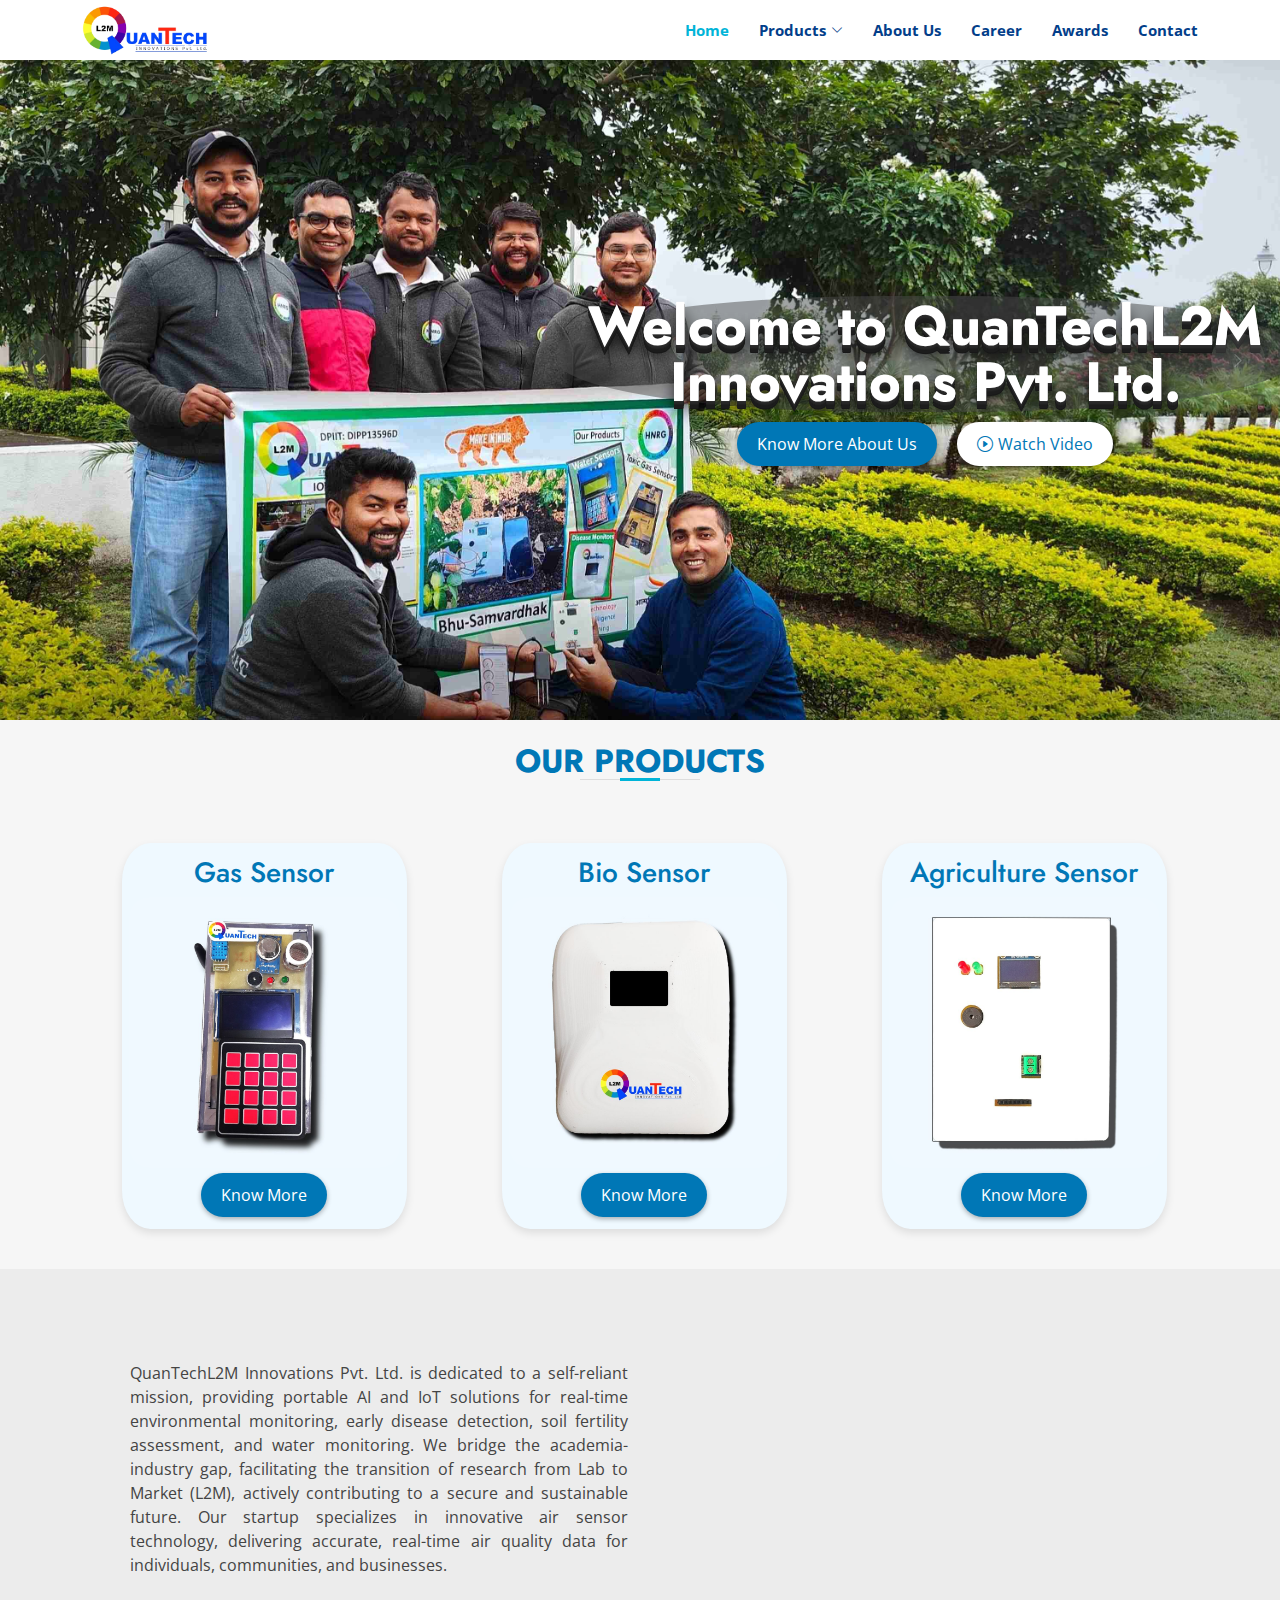
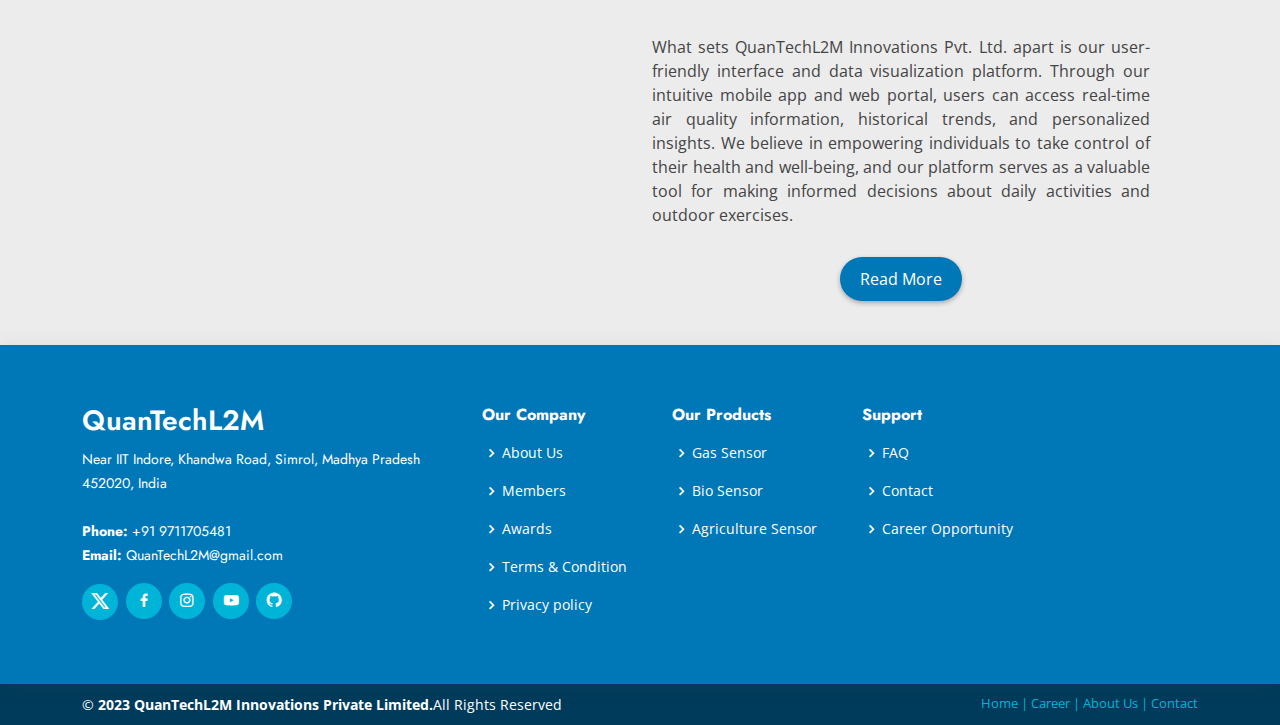
<file: index.html>
<!DOCTYPE html>
<html lang="en">

<head>
  <meta charset="utf-8">
  <meta content="width=device-width, initial-scale=1.0" name="viewport">

  <title>QuanTechL2M</title>
  <meta content="" name="description">
  <meta content="" name="keywords">

  <!-- Favicons -->
  <link href="assets/img/favicon.png" rel="icon">
  <link href="assets/img/apple-touch-icon.png" rel="apple-touch-icon">

  <!-- Google Fonts -->
  <link rel="preconnect" href="https://fonts.googleapis.com">
  <link rel="preconnect" href="https://fonts.gstatic.com" crossorigin>
  <link
    href="https://fonts.googleapis.com/css?family=Open+Sans:300,300i,400,400i,600,600i,700,700i|Jost:300,300i,400,400i,500,500i,600,600i,700,700i|Poppins:300,300i,400,400i,500,500i,600,600i,700,700i"
    rel="stylesheet">

  <!-- Vendor CSS Files -->
  <link href="assets/vendor/aos/aos.css" rel="stylesheet">
  <link href="assets/vendor/bootstrap/css/bootstrap.min.css" rel="stylesheet">
  <link href="assets/vendor/bootstrap-icons/bootstrap-icons.css" rel="stylesheet">
  <link href="assets/vendor/boxicons/css/boxicons.min.css" rel="stylesheet">
  <link href="assets/vendor/glightbox/css/glightbox.min.css" rel="stylesheet">
  <link href="assets/vendor/remixicon/remixicon.css" rel="stylesheet">
  <link href="assets/vendor/swiper/swiper-bundle.min.css" rel="stylesheet">

  <!-- Template Main CSS File -->
  <link href="assets/css/main/index.css" rel="stylesheet">
  <link href="assets/css/utils/utils.css" rel="stylesheet">
</head>

<body>

  <!-- ======= Header ======= -->
  <header id="header" class="fixed-top ">
    <div class="container d-flex align-items-center">

      <!-- <h1 class="logo me-auto"><a href="index.html">QuanTechL2M</a></h1> -->
      <!-- Uncomment below if you prefer to use an image logo -->
      <a href="index.html" class="logo me-auto"><img src="assets/img/logo-removebg.png" alt="" class="img-fluid"></a>

      <nav id="navbar" class="navbar">
        <ul class="nav-links">
          <li><a class="nav-link scrollto active" href="#hero">Home</a></li>
          <li class="dropdown"><a href="products.html"><span>Products</span> <i class="bi bi-chevron-down"></i></a>
            <ul>
              <li><a href="gas-sensor.html">Gas Sensor</a></li>
              <li><a href="bio-sensor.html">Bio Sensor</a></li>
              <li><a href="agriculture-sensor.html">Agriculture Sensor</a></li>
              <!-- <li><a href="#">Drop Down 4</a></li> -->
            </ul>
          </li>
          <li><a class="nav-link scrollto" href="about.html">About Us</a></li>
          <li><a class="nav-link scrollto" href="career.html">Career</a></li>
          <li><a class="nav-link scrollto" href="awards.html">Awards</a></li>
          <li><a class="nav-link scrollto" href="contact.html">Contact</a></li>

          <!-- <li><a class="getstarted scrollto" href="#about">Get Started</a></li> -->
        </ul>
        <i class="bi bi-list mobile-nav-toggle"></i>
      </nav><!-- .navbar -->
    </div>
  </header><!-- End Header -->
  <main id="main">

    <!-- ======= Hero Section ======= -->
    <section id="hero" class="hero section-index d-flex align-items-center">
      <div id="hero-carousel" class="carousel slide" data-bs-ride="carousel" data-bs-interval="4000">
        <div class="first-carousal carousel-item item1 active">
          <div class="info d-flex align-items-center">
            <div class="container">
              <div class="row ">
                <div class="col-lg-8 offset-lg-5 offset-custom-7 d-flex flex-column justify-content-end"
                  style="margin-bottom: 10%;" data-aos="fade-up" data-aos-delay="200">
                  <div class="hero-title"
                    style="visibility: visible; animation-duration: 1s; animation-delay: 0.4s; animation-name: fadeInUp; ">
                    <h1 style="color: #fff;">Welcome to QuanTechL2M Innovations Pvt. Ltd.</h1>
                  </div>
                  <div class="d-flex justify-content-center justify-content-lg-center">
                    <a href="about.html" class="button scrollto" style="margin: 10px;">Know More About Us</a>
                    <a href="https://www.youtube.com/watch?v=jg7SVMq_nkI" class="glightbox invert-button"
                      style="margin: 10px;"><i class="bi bi-play-circle"></i><span style="padding-left: 5px;">Watch
                        Video</span></a>
                  </div>
                </div>
              </div>
            </div>

          </div>
        </div>
        <div class="third-carousal carousel-item item2">
          <div class="info d-flex align-items-center">
            <div class="container">
              <div class="row ">
                <div
                  class="col-lg-5 offset-lg-8 offset-xxl-8 offset-custom-9 d-flex flex-column justify-content-lg-center"
                  style="margin-bottom: 10%; margin-right: 5%" data-aos="fade-up" data-aos-delay="200">
                  <div class="hero-title"
                    style="visibility: visible; animation-duration: 1s; animation-delay: 0.4s; animation-name: fadeInUp; ">
                    <h1 style="color: #fff;">Welcome to QuanTechL2M Innovations Pvt. Ltd.</h1>
                  </div>
                  <div class="d-flex justify-content-center justify-content-lg-center">
                    <a href="about.html" class="button scrollto" style="margin: 10px;">Know More About Us</a>
                    <a href="https://www.youtube.com/watch?v=jg7SVMq_nkI" class="glightbox invert-button"
                      style="margin: 10px;"><i class="bi bi-play-circle"></i><span style="padding-left: 5px;">Watch
                        Video</span></a>
                  </div>
                </div>
              </div>
            </div>

          </div>
        </div>
        <div class="second-carousal carousel-item" style="background-color: #0077B6">
          <div class="info d-flex align-items-center">
            <div class="container">
              <div class="row align-items-center">
                <div class="col-lg-5 order-lg-1 text-center text-lg-start pl-lg-10 mb-4 mb-lg-0">
                  <h1>Discover Our Innovating Sensor Products</h1>
                </div>

                <div class="col-lg-6 order-lg-2 text-center">
                  <div class="d-flex justify-content-center justify-content-lg-end">

                    <a href="gas-sensor.html" class="hero-link gas-sensor" style="width: 135%; margin-right: 11%;">
                      <img src="assets/img/gas.jpeg" class="img-fluid animated hero-img " alt="First Image">
                    </a>
                    <a href="bio-sensor.html" class="hero-link" style="margin-right: 15%;">
                      <img src="assets/img/bi.jpeg" class="img-fluid animated hero-img" alt="Second Image">
                    </a>
                    <a href="agriculture-sensor.html" class="hero-link" style="">
                      <img src="assets/img/agricultur.jpeg" class="img-fluid animated hero-img" alt="Third Image">
                    </a>
                  </div>
                </div>
              </div>
            </div>

          </div>
        </div>

        <a class="carousel-control-prev" href="#hero-carousel" role="button" data-bs-slide="prev">
          <span class="carousel-control-prev-icon bi bi-chevron-left" aria-hidden="true"></span>
        </a>

        <a class="carousel-control-next" href="#hero-carousel" role="button" data-bs-slide="next">
          <span class="carousel-control-next-icon bi bi-chevron-right" aria-hidden="true"></span>
        </a>

      </div>

    </section><!-- End Hero Section -->
    <main id="main">
      <section id="products" class="justify-content-center" style="background-color: #F6F6F6; margin: 0;">
        <div class="container justify-content-center align-items-center text-center">
          <div class="section-title">
            <h2>Our Products</h2>
          </div>

          <div class="row" align-items-center>
            <div class="col-md-4">
              <div class="product-card align-items-center">
                <a href="gas-sensor.html">
                  <div>
                    <h3 style="padding-top: 2%; color: #0077B6;">Gas Sensor</h3>
                    <img src="assets/img/products/7.jpg" class="card-img-top" alt="gas-sensor">
                    <a href="gas-sensor.html" class="button">Know More</a>
                  </div>
                </a>
              </div>
            </div>

            <div class="col-md-4">
              <div class="product-card align-items-center">
                <a href="bio-sensor.html">
                  <div>
                    <h3 style="padding-top: 2%; color: #0077B6;">Bio Sensor</h3>
                    <img src="assets/img/products/4.jpg" class="card-img-top" alt="bio-sensor">
                    <a href="bio-sensor.html" class="button">Know More</a>
                  </div>
                </a>
              </div>
            </div>

            <div class="col-md-4">
              <div class="product-card justify-content-center">
                <a href="agriculture-sensor.html">
                  <div>
                    <h3 style="padding-top: 2%; color: #0077B6;">Agriculture Sensor</h3>
                    <img src="assets/img/products/5.jpg" class="card-img-top" alt="agriculture-sensor">
                    <a href="agriculture-sensor.html" class="button">Know More</a>
                  </div>
                </a>
              </div>
            </div>
          </div>
          <!-- End Card Item -->
        </div>
      </section>

      <!-- ======= About Us Section ======= -->
      <section id="about" class="" style="text-align: center; background-color: #ECECEC; padding-bottom: 3%;">
        <div class="container" data-aos="fade-up">
          <div class="section-title">
            <h2>About Us</h2>
          </div>
        </div>
        <div>
          <div class="row content justify-content-center outer-boundary" style="padding-bottom: 2%;">
            <div class="col-lg-5 content-div ">
              <p style="text-align: justify; padding:1vh 0;">QuanTechL2M Innovations Pvt. Ltd. is dedicated to a
                self-reliant mission,
                providing portable AI and IoT solutions for real-time environmental monitoring, early disease detection,
                soil fertility assessment, and
                water monitoring. We bridge the academia-industry gap, facilitating the transition of research from Lab
                to
                Market (L2M), actively contributing to a secure and sustainable future. Our startup specializes in
                innovative air sensor technology, delivering accurate, real-time air quality data for individuals,
                communities, and businesses.</p>
            </div>
            <div class="col-lg-5 justify-content-center" style="padding:0 0;">
              <iframe width="400" height="300" src="https://www.youtube.com/embed/jg7SVMq_nkI?si=S8Hgtpg70tiMxJfg"
                title="YouTube video player" frameborder="0"
                allow="accelerometer; autoplay; clipboard-write; encrypted-media; gyroscope; picture-in-picture; web-share"
                allowfullscreen></iframe>
            </div>
          </div>


          <div>

            <div class="row content justify-content-center  outer-boundary">
              <div class="col-lg-5 justify-content-center" style="padding:0 0;">
                <iframe width="400" height="300" src="https://www.youtube.com/embed/jg7SVMq_nkI?si=S8Hgtpg70tiMxJfg"
                  title="YouTube video player" frameborder="0"
                  allow="accelerometer; autoplay; clipboard-write; encrypted-media; gyroscope; picture-in-picture; web-share"
                  allowfullscreen></iframe>
              </div>
              <div class="col-lg-5 content-div">
                <p style="text-align: justify; padding:1vh 0;">What sets QuanTechL2M Innovations Pvt. Ltd. apart is our
                  user-friendly interface and data visualization platform.
                  Through our intuitive mobile app and web portal, users can access real-time air quality information,
                  historical trends, and personalized insights.
                  We believe in empowering individuals to take control of their health and well-being,
                  and our platform serves as a valuable tool for making informed decisions about daily activities and
                  outdoor exercises.</p>
                <a href="about.html" class="button">Read More</a>
              </div>
            </div>
          </div>
      </section>
    </main><!-- End #main -->

    <!-- ======= Footer ======= -->
    <footer id="footer">
      <div class="footer-top">
        <div class="container cnt">
          <div class="row rw">

            <div class="col-lg-4 col-md-6 footer-contact">
              <h3>QuanTechL2M</h3>
              <p>
                Near IIT Indore, Khandwa Road, Simrol, Madhya Pradesh 452020, India <br><br>
                <strong>Phone:</strong> +91 9711705481<br>
                <strong>Email:</strong> QuanTechL2M@gmail.com<br>
              </p>

              <div class="social-links mt-3">
                <a href="https://www.google.com/url?q=https%3A%2F%2Fx.com%2FQuanTechL2M%3Ft%3Dd0GCwp8Ul8rwCjBcU_c8lw%26s%3D08&sa=D&sntz=1&usg=AOvVaw3_i552karmYHo3Xnk_deyz"
                  class="twitter"><i class="bi bi-twitter-x"></i></a>
                <a href="https://www.google.com/url?q=https%3A%2F%2Fwww.facebook.com%2Fprofile.php%3Fid%3D61554442277389&sa=D&sntz=1&usg=AOvVaw23OZDx6nCzglNWLN_X7jL3"
                  class="facebook"><i class="bx bxl-facebook"></i></a>
                <a href="https://www.instagram.com/quantechl2m" class="instagram"><i class="bx bxl-instagram"></i></a>
                <a href="https://www.youtube.com/@QuanTechL2M" class="youtube"><i class="bx bxl-youtube"></i></a>
                <a href="https://github.com/quantechl2m" class="github"><i class="bx bxl-github"></i></a>
              </div>

            </div>

            <div class="col-lg-2 col-md-6 footer-links">
              <h4>Our Company</h4>
              <ul>
                <li><i class="bx bx-chevron-right"></i> <a href="about.html">About Us</a></li>
                <!-- <li><i class="bx bx-chevron-right"></i> <a href="#">Career</a></li> -->
                <li><i class="bx bx-chevron-right"></i> <a href="about.html">Members</a></li>
                <li><i class="bx bx-chevron-right"></i> <a href="awards.html">Awards</a></li>
                <li><i class="bx bx-chevron-right"></i> <a href="contact.html">Terms & Condition</a></li>
                <li><i class="bx bx-chevron-right"></i> <a href="contact.html">Privacy policy</a></li>
              </ul>
            </div>

            <div class="col-lg-2 col-md-6 footer-links">
              <h4>Our Products</h4>
              <ul>
                <li><i class="bx bx-chevron-right"></i> <a href="gas-sensor.html">Gas Sensor</a></li>
                <li><i class="bx bx-chevron-right"></i> <a href="bio-sensor.html">Bio Sensor</a></li>
                <li><i class="bx bx-chevron-right"></i> <a href="agriculture-sensor.html">Agriculture Sensor</a></li>
              </ul>
            </div>

            <div class="col-lg-2 col-md-6 footer-links">
              <h4>Support</h4>
              <ul>
                <li><i class="bx bx-chevron-right"></i> <a href="contact.html">FAQ</a></li>
                <li><i class="bx bx-chevron-right"></i> <a href="contact.html">Contact</a></li>
                <li><i class="bx bx-chevron-right"></i> <a href="career.html">Career Opportunity</a></li>
              </ul>
            </div>




          </div>
        </div>
      </div>

      <div class="container footer-bottom clearfix">
        <div class="copyright">
          &copy; <strong><span>2023 QuanTechL2M Innovations Private Limited.</span></strong>All Rights Reserved
        </div>
        <div class="credits">
          <a href="index.html">Home |</a>
          <a href="career.html">Career |</a>
          <a href="about.html">About Us |</a>
          <a href="contact.html">Contact </a>

        </div>
      </div>
    </footer><!-- End Footer -->

    <div id="preloader"></div>
    <a href="#" class="back-to-top d-flex align-items-center justify-content-center"><i
        class="bi bi-arrow-up-short"></i></a>

    <!-- Vendor JS Files -->
    <script src="assets/vendor/aos/aos.js"></script>
    <script src="assets/vendor/bootstrap/js/bootstrap.bundle.min.js"></script>
    <script src="assets/vendor/glightbox/js/glightbox.min.js"></script>
    <script src="assets/vendor/isotope-layout/isotope.pkgd.min.js"></script>
    <script src="assets/vendor/swiper/swiper-bundle.min.js"></script>
    <script src="assets/vendor/waypoints/noframework.waypoints.js"></script>
    <script src="assets/vendor/php-email-form/validate.js"></script>

    <!-- Template Main JS File -->
    <script src="assets/js/main.js"></script>

</body>

</html>
</file>
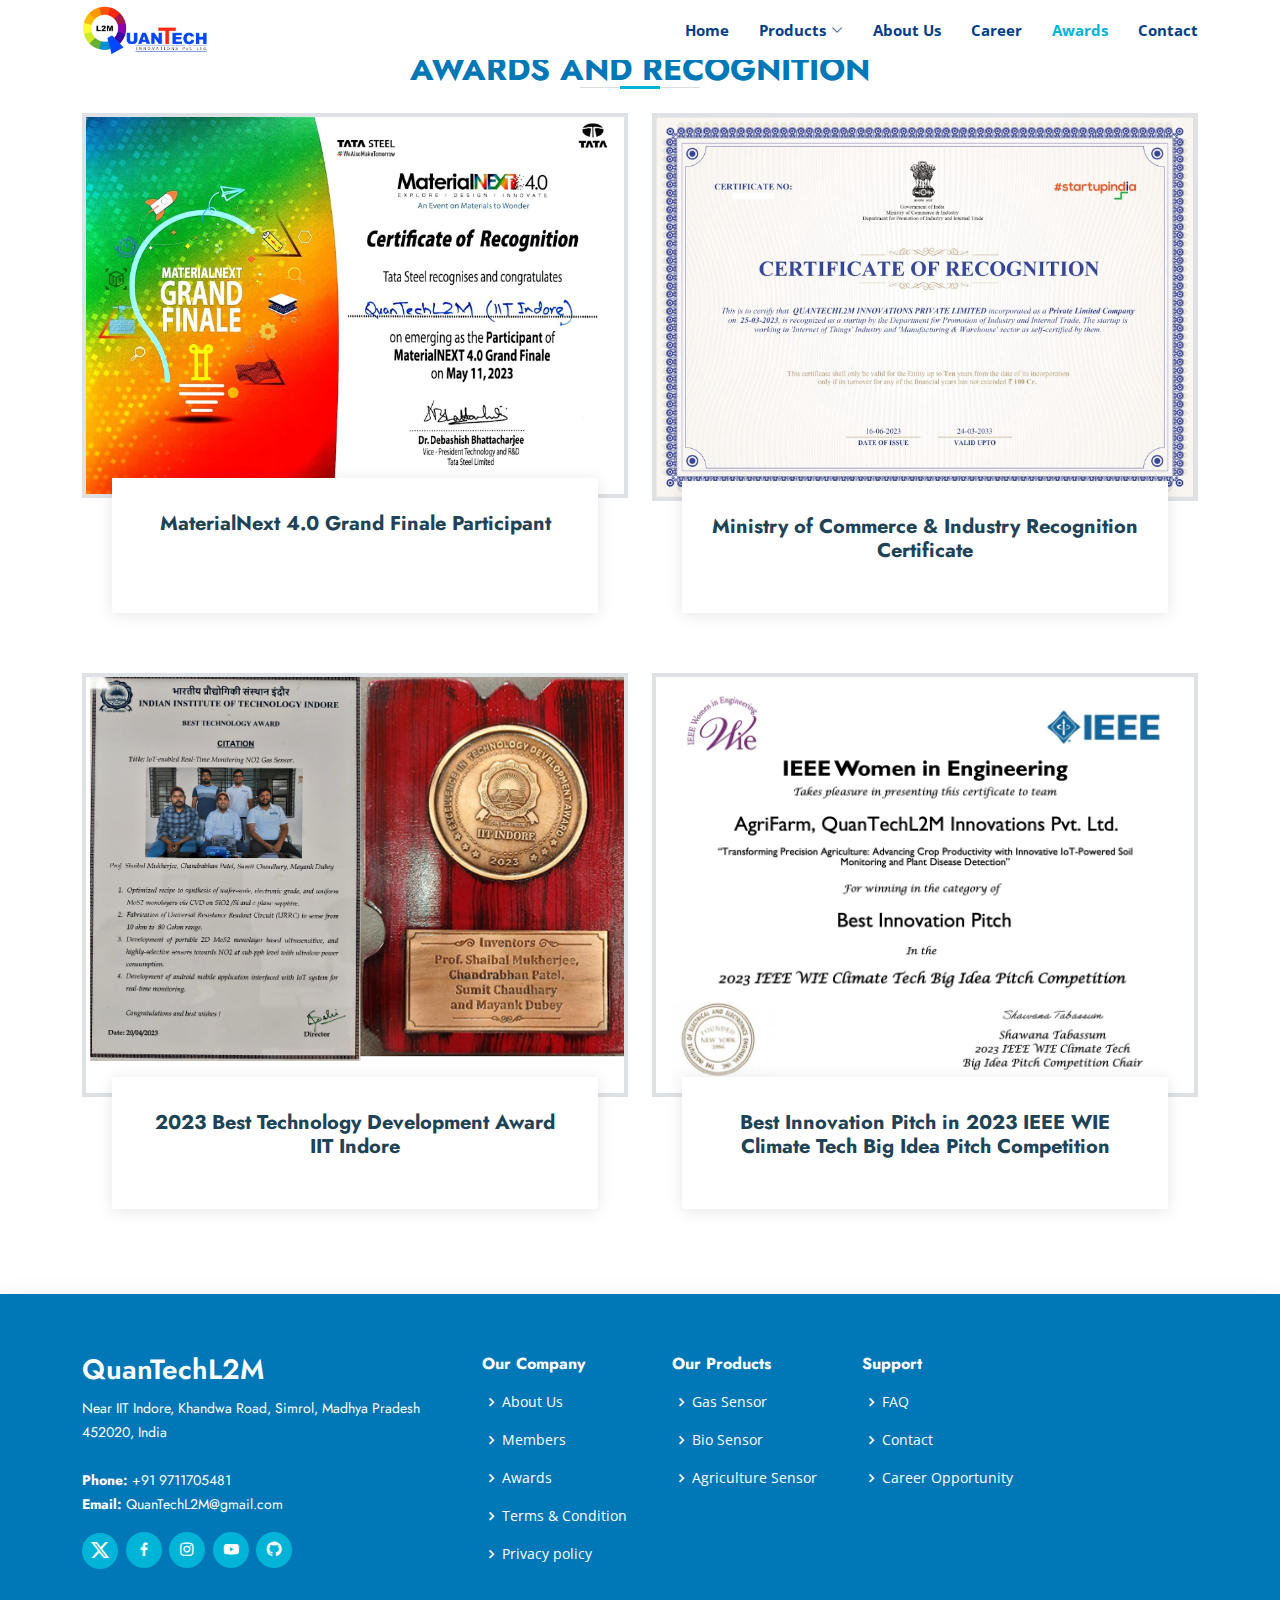
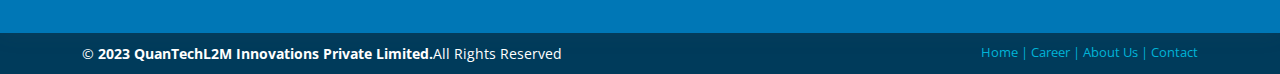
<file: awards.html>
<!DOCTYPE html>
<html lang="en">

<head>
  <meta charset="utf-8">
  <meta content="width=device-width, initial-scale=1.0" name="viewport">

  <title>QuanTechL2M</title>
  <meta content="" name="description">
  <meta content="" name="keywords">

  <!-- Favicons -->
  <link href="assets/img/favicon.png" rel="icon">
  <link href="assets/img/apple-touch-icon.png" rel="apple-touch-icon">

  <!-- Google Fonts -->
  <link rel="preconnect" href="https://fonts.googleapis.com">
  <link rel="preconnect" href="https://fonts.gstatic.com" crossorigin>
  <link
    href="https://fonts.googleapis.com/css?family=Open+Sans:300,300i,400,400i,600,600i,700,700i|Jost:300,300i,400,400i,500,500i,600,600i,700,700i|Poppins:300,300i,400,400i,500,500i,600,600i,700,700i"
    rel="stylesheet">

  <!-- Vendor CSS Files -->
  <link href="assets/vendor/aos/aos.css" rel="stylesheet">
  <link href="assets/vendor/bootstrap/css/bootstrap.min.css" rel="stylesheet">
  <link href="assets/vendor/bootstrap-icons/bootstrap-icons.css" rel="stylesheet">
  <link href="assets/vendor/boxicons/css/boxicons.min.css" rel="stylesheet">
  <link href="assets/vendor/glightbox/css/glightbox.min.css" rel="stylesheet">
  <link href="assets/vendor/remixicon/remixicon.css" rel="stylesheet">
  <link href="assets/vendor/swiper/swiper-bundle.min.css" rel="stylesheet">

  <!-- Template Main CSS File -->
  <link href="assets/css/style.css" rel="stylesheet">
  <link href="assets/css/utils/utils.css" rel="stylesheet">
</head>


<body>

  <!-- ======= Header ======= -->

  <header id="header" class="fixed-top ">
    <div class="container d-flex align-items-center">

      <!-- <h1 class="logo me-auto"><a href="index.html">QuanTechL2M</a></h1> -->
      <!-- Uncomment below if you prefer to use an image logo -->
      <a href="index.html" class="logo me-auto"><img src="assets/img/logo-removebg.png" alt="" class="img-fluid"></a>

      <nav id="navbar" class="navbar">
        <ul class="nav-links">
          <li><a class="nav-link scrollto " href="index.html">Home</a></li>
          <li class="dropdown"><a href="products.html"><span>Products</span> <i class="bi bi-chevron-down"></i></a>
            <ul>
              <li><a href="gas-sensor.html">Gas Sensor</a></li>
              <li><a href="bio-sensor.html">Bio Sensor</a></li>
              <li><a href="agriculture-sensor.html">Agriculture Sensor</a></li>
              <!-- <li><a href="#">Drop Down 4</a></li> -->
            </ul>
          </li>
          <li><a class="nav-link scrollto " href="about.html">About Us</a></li>
          <li><a class="nav-link scrollto " href="career.html">Career</a></li>
          <li><a class="nav-link scrollto active" href="awards.html">Awards</a></li>
          <li><a class="nav-link scrollto " href="contact.html">Contact</a></li>

          <!-- <li><a class="getstarted scrollto" href="#about">Get Started</a></li> -->
        </ul>
        <i class="bi bi-list mobile-nav-toggle"></i>
      </nav><!-- .navbar -->

    </div>
  </header><!-- End Header -->

  <main id="main">

    <!-- ======= Service Details Section ======= -->
    <section class="service-details">
      <div class="section-title title-start">
        <h2>
          Awards and Recognition
        </h2>
      </div>
      <div class="container">

        <div class="row justify-content-center">
          <div class="col-md-6 d-flex align-items-stretch" data-aos="fade-up">
            <div class="card">
              <div class="card-img border border-4 ">
                <img src="assets/img/Tata.png" alt="...">
              </div>
              <div class="card-body">
                <h5 class="card-title"><a href="#">MaterialNext 4.0 Grand Finale Participant</a></h5>
                <!-- <div class="read-more"><a href="#"><i class="bi bi-arrow-right"></i> Read More</a></div> -->
              </div>
            </div>
          </div>
          <div class="col-md-6 d-flex align-items-stretch" data-aos="fade-up">
            <div class="card">
              <div class="card-img border border-4">
                <img src="assets/img/DPIIT.png" alt="...">
              </div>
              <div class="card-body">
                <h5 class="card-title"><a href="#">Ministry of Commerce & Industry Recognition Certificate</a></h5>
                <!-- <div class="read-more"><a href="#"><i class="bi bi-arrow-right"></i> Read More</a></div> -->
              </div>
            </div>

          </div>
          <div class="col-md-6 d-flex align-items-stretch" data-aos="fade-up">
            <div class="card">
              <div class="card-img border border-4 " style="height: 82%;">
                <img src="assets/img/Untitled.png" alt="..." >
              </div>
              <div class="card-body">
                <h5 class="card-title"><a href="#">2023 Best Technology Development Award IIT Indore</a></h5>
                <!-- <div class="read-more"><a href="#"><i class="bi bi-arrow-right"></i> Read More</a></div> -->
              </div>
            </div>
          </div>
          <div class="col-md-6 d-flex align-items-stretch" data-aos="fade-up">
            <div class="card">
              <div class="card-img border border-4">
                <img src="assets/img/AgriFarm.jpg" alt="...">
              </div>
              <div class="card-body">
                <h5 class="card-title"><a href="#">Best Innovation Pitch in 2023 IEEE WIE Climate Tech Big Idea Pitch
                    Competition
                  </a></h5>
                <!-- <div class="read-more"><a href="#"><i class="bi bi-arrow-right"></i> Read More</a></div> -->
              </div>
            </div>
          </div>
        </div>

      </div>
    </section>
    <!-- End Breadcrumbs -->


  </main>
  <!-- ======= Footer ======= -->
  <footer id="footer">

    <!-- <div class="footer-newsletter">
      <div class="container">
        <div class="row justify-content-center">
          <div class="col-lg-6">
            <h4>Join Our Newsletter</h4>
            <p>Tamen quem nulla quae legam multos aute sint culpa legam noster magna</p>
            <form action="" method="post">
              <input type="email" name="email"><input type="submit" value="Subscribe">
            </form>
          </div>
        </div>
      </div>
    </div> -->

    <div class="footer-top">
      <div class="container cnt">
        <div class="row rw">

          <div class="col-lg-4 col-md-6 footer-contact">
            <h3>QuanTechL2M</h3>
            <p>
              Near IIT Indore, Khandwa Road, Simrol, Madhya Pradesh 452020, India <br><br>
              <strong>Phone:</strong> +91 9711705481<br>
              <strong>Email:</strong> QuanTechL2M@gmail.com<br>
            </p>

            <div class="social-links mt-3">
              <a href="https://www.google.com/url?q=https%3A%2F%2Fx.com%2FQuanTechL2M%3Ft%3Dd0GCwp8Ul8rwCjBcU_c8lw%26s%3D08&sa=D&sntz=1&usg=AOvVaw3_i552karmYHo3Xnk_deyz" class="twitter"><i class="bi bi-twitter-x"></i></a>
              <a href="https://www.google.com/url?q=https%3A%2F%2Fwww.facebook.com%2Fprofile.php%3Fid%3D61554442277389&sa=D&sntz=1&usg=AOvVaw23OZDx6nCzglNWLN_X7jL3" class="facebook"><i class="bx bxl-facebook"></i></a>
              <a href="https://www.instagram.com/quantechl2m" class="instagram"><i class="bx bxl-instagram"></i></a>
              <a href="https://www.youtube.com/@QuanTechL2M" class="youtube"><i class="bx bxl-youtube"></i></a>
              <a href="https://github.com/quantechl2m" class="github"><i class="bx bxl-github"></i></a>
            </div>

          </div>

          <div class="col-lg-2 col-md-6 footer-links">
            <h4>Our Company</h4>
            <ul>
              <li><i class="bx bx-chevron-right"></i> <a href="about.html">About Us</a></li>
              <!-- <li><i class="bx bx-chevron-right"></i> <a href="#">Career</a></li> -->
              <li><i class="bx bx-chevron-right"></i> <a href="about.html">Members</a></li>
              <li><i class="bx bx-chevron-right"></i> <a href="awards.html">Awards</a></li>
              <li><i class="bx bx-chevron-right"></i> <a href="contact.html">Terms & Condition</a></li>
              <li><i class="bx bx-chevron-right"></i> <a href="contact.html">Privacy policy</a></li>
            </ul>
          </div>

          <div class="col-lg-2 col-md-6 footer-links">
            <h4>Our Products</h4>
            <ul>
              <li><i class="bx bx-chevron-right"></i> <a href="gas-sensor.html">Gas Sensor</a></li>
              <li><i class="bx bx-chevron-right"></i> <a href="bio-sensor.html">Bio Sensor</a></li>
              <li><i class="bx bx-chevron-right"></i> <a href="agriculture-sensor.html">Agriculture Sensor</a></li>
              <!-- <li><i class="bx bx-chevron-right"></i> <a href="#"></a></li>
              <li><i class="bx bx-chevron-right"></i> <a href="#"></a></li> -->
            </ul>
          </div>

          <div class="col-lg-2 col-md-6 footer-links">
            <h4>Support</h4>
            <ul>
              <li><i class="bx bx-chevron-right"></i> <a href="contact.html">FAQ</a></li>
              <li><i class="bx bx-chevron-right"></i> <a href="contact.html">Contact</a></li>
              <li><i class="bx bx-chevron-right"></i> <a href="career.html">Career Opportunity</a></li>
              <!-- <li><i class="bx bx-chevron-right"></i> <a href="#"></a></li>
              <li><i class="bx bx-chevron-right"></i> <a href="#"></a></li> -->
            </ul>
          </div>




        </div>
      </div>
    </div>

    <div class="container footer-bottom clearfix">
      <div class="copyright">
          &copy; <strong><span>2023 QuanTechL2M Innovations Private Limited.</span></strong>All Rights Reserved
      </div>
      <div class="credits" >
          <a href="index.html">Home |</a>
          <a href="career.html">Career |</a>
          <a href="about.html">About Us |</a>
          <a href="contact.html">Contact </a>
          
      </div>
  </div>
  </footer>
  <!-- End Footer --> 

  <div id="preloader"></div>
  <a href="#" class="back-to-top d-flex align-items-center justify-content-center"><i
      class="bi bi-arrow-up-short"></i></a>

  <!-- Vendor JS Files -->
  <script src="assets/vendor/aos/aos.js"></script>
  <script src="assets/vendor/bootstrap/js/bootstrap.bundle.min.js"></script>
  <script src="assets/vendor/glightbox/js/glightbox.min.js"></script>
  <script src="assets/vendor/isotope-layout/isotope.pkgd.min.js"></script>
  <script src="assets/vendor/swiper/swiper-bundle.min.js"></script>
  <script src="assets/vendor/waypoints/noframework.waypoints.js"></script>
  <script src="assets/vendor/php-email-form/validate.js"></script>

  <!-- Template Main JS File -->
  <script src="assets/js/main.js"></script>

</body>

</html>
</file>
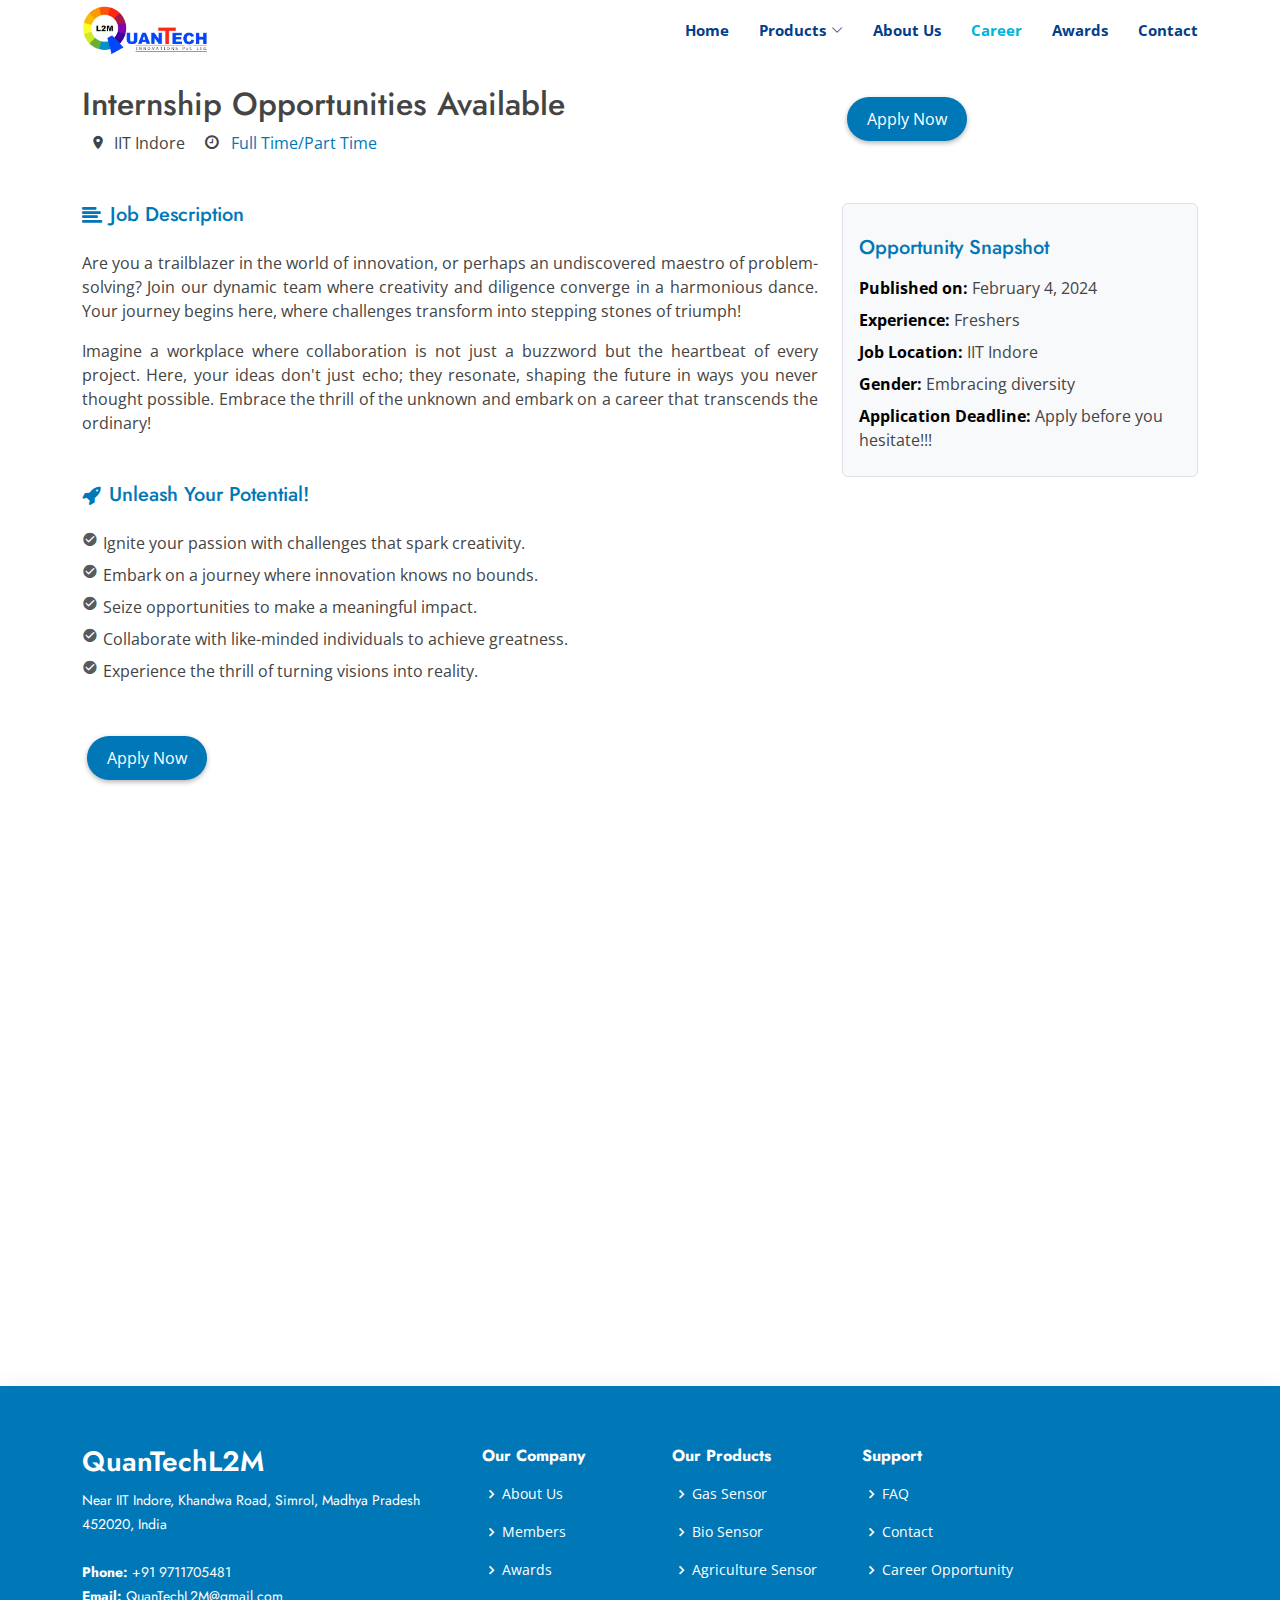
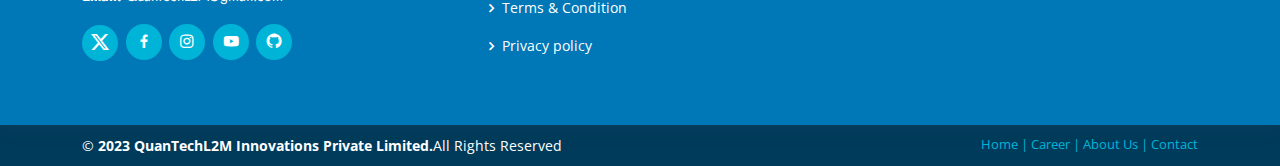
<file: career.html>
<!DOCTYPE html>
<html lang="en">

<head>
  <meta charset="utf-8">
  <meta content="width=device-width, initial-scale=1.0" name="viewport">

  <title>QuanTechL2M</title>
  <meta content="" name="description">
  <meta content="" name="keywords">

  <!-- Favicons -->
  <link href="assets/img/favicon.png" rel="icon">
  <link href="assets/img/apple-touch-icon.png" rel="apple-touch-icon">

  <link rel="stylesheet" href="assets/css/fonts/icomoon/style.css">
  <link rel="stylesheet" href="assets/css/fonts/line-icons/style.css">

  <!-- Google Fonts -->
  <link rel="preconnect" href="https://fonts.googleapis.com">
  <link rel="preconnect" href="https://fonts.gstatic.com" crossorigin>
  <link
    href="https://fonts.googleapis.com/css?family=Open+Sans:300,300i,400,400i,600,600i,700,700i|Jost:300,300i,400,400i,500,500i,600,600i,700,700i|Poppins:300,300i,400,400i,500,500i,600,600i,700,700i"
    rel="stylesheet">

  <!-- Vendor CSS Files -->
  <link href="assets/vendor/aos/aos.css" rel="stylesheet">
  <link href="assets/vendor/bootstrap/css/bootstrap.min.css" rel="stylesheet">
  <link href="assets/vendor/bootstrap-icons/bootstrap-icons.css" rel="stylesheet">
  <link href="assets/vendor/boxicons/css/boxicons.min.css" rel="stylesheet">
  <link href="assets/vendor/glightbox/css/glightbox.min.css" rel="stylesheet">
  <link href="assets/vendor/remixicon/remixicon.css" rel="stylesheet">
  <link href="assets/vendor/swiper/swiper-bundle.min.css" rel="stylesheet">

  <!-- Template Main CSS File -->
  <link href="assets/css/style.css" rel="stylesheet">
  <link href="assets/css/utils/utils.css" rel="stylesheet">
  <link href="assets/css/career/career.css" rel="stylesheet">
</head>


<body>

  <!-- ======= Header ======= -->

  <header id="header" class="fixed-top">
    <div class="container d-flex align-items-center">

      <!-- <h1 class="logo me-auto"><a href="index.html">QuanTechL2M</a></h1> -->
      <!-- Uncomment below if you prefer to use an image logo -->
      <a href="index.html" class="logo me-auto"><img src="assets/img/logo-removebg.png" alt="" class="img-fluid"></a>

      <nav id="navbar" class="navbar">
        <ul class="nav-links">
          <li><a class="nav-link scrollto " href="index.html">Home</a></li>
          <li class="dropdown"><a href="products.html"><span>Products</span> <i class="bi bi-chevron-down"></i></a>
            <ul>
              <li><a href="gas-sensor.html">Gas Sensor</a></li>
              <li><a href="bio-sensor.html">Bio Sensor</a></li>
              <li><a href="agriculture-sensor.html">Agriculture Sensor</a></li>
              <!-- <li><a href="#">Drop Down 4</a></li> -->
            </ul>
          </li>
          <li><a class="nav-link scrollto" href="about.html">About Us</a></li>
          <li><a class="nav-link scrollto active" href="career.html">Career</a></li>
          <li><a class="nav-link scrollto " href="awards.html">Awards</a></li>
          <li><a class="nav-link scrollto " href="contact.html">Contact</a></li>

          <!-- <li><a class="getstarted scrollto" href="#about">Get Started</a></li> -->
        </ul>
        <i class="bi bi-list mobile-nav-toggle"></i>
      </nav><!-- .navbar -->

    </div>
  </header><!-- End Header -->


  <main id="main">
    <section class="site-section">
      <div class="container">
        <div class="row align-items-center mb-5">
          <div class="col-lg-8 mb-4 mb-lg-0">
            <div class="d-flex align-items-center">
              <div style="padding-top: 5%;">
                <h2>Internship Opportunities Available</h2>
                <div>
                  <span class="m-2"><span class="icon-room mr-2" style="padding-right:8px;"></span>IIT Indore</span>
                  <span class="m-2"><span class="icon-clock-o mr-2"></span><span class="blue-text-color" style="padding-left:8px;"> Full Time/Part
                      Time</span></span>
                </div>
              </div>
            </div>
          </div>
          <div class="col-lg-4">
            <div class="row" style="padding-top:10%;">
              <div class="col-6" >
                <a href="https://docs.google.com/forms/d/e/1FAIpQLSdPT10CPnMUHd8cXaUPgkOLcYjY6k6h0pmYwZVMtkUjgCN5jA/viewform"
                  class="button">Apply Now</a>
              </div>
            </div>
          </div>
        </div>
        <div class="row">
          <div class="col-lg-8">
            <div class="mb-5">
              <!-- <figure class="mb-5"><img src="assets/img/job_single_img_1.jpg" alt="Image" class="img-fluid rounded"></figure> -->
              <h3 class="h5 d-flex align-items-center mb-4 blue-text-color">
                <span class="icon-align-left mr-3" style="padding-right:8px;"></span>Job Description
              </h3>
              <p style="text-align: justify;">Are you a trailblazer in the world of innovation, or perhaps an undiscovered maestro of
                problem-solving? Join our dynamic team where creativity and diligence converge in a harmonious dance.
                Your journey begins here, where challenges transform into stepping stones of triumph!</p>
              <p style="text-align: justify;">Imagine a workplace where collaboration is not just a buzzword but the heartbeat of every project.
                Here, your ideas don't just echo; they resonate, shaping the future in ways you never thought possible.
                Embrace the thrill of the unknown and embark on a career that transcends the ordinary!</p>
            </div>
            <div class="mb-5">
              <h3 class="h5 d-flex align-items-center mb-4 blue-text-color"><span class="icon-rocket mr-3" style="padding-right:8px;"></span>Unleash
                Your Potential!</h3>
              <ul class="list-unstyled m-0 p-0">
                <li class="d-flex align-items-start mb-2"><span
                    class="icon-check_circle mr-2 text-muted" style="padding-right:5px;"></span><span>Ignite your passion with challenges that
                    spark creativity.</span></li>
                <li class="d-flex align-items-start mb-2"><span
                    class="icon-check_circle mr-2 text-muted" style="padding-right:5px;"></span><span>Embark on a journey where innovation knows no
                    bounds.</span></li>
                <li class="d-flex align-items-start mb-2"><span
                    class="icon-check_circle mr-2 text-muted" style="padding-right:5px;"></span><span>Seize opportunities to make a meaningful
                    impact.</span>
                </li>
                <li class="d-flex align-items-start mb-2"><span
                    class="icon-check_circle mr-2 text-muted" style="padding-right:5px;"></span><span>Collaborate with like-minded individuals to
                    achieve greatness.</span></li>
                <li class="d-flex align-items-start mb-2"><span
                    class="icon-check_circle mr-2 text-muted" style="padding-right:5px;"></span><span>Experience the thrill of turning visions into
                    reality.</span></li>
              </ul>
            </div>

            <div class="row mb-5 justify-content-center">
              <div class="col-12">
                <a href="https://docs.google.com/forms/d/e/1FAIpQLSdPT10CPnMUHd8cXaUPgkOLcYjY6k6h0pmYwZVMtkUjgCN5jA/viewform"
                  class="button">Apply Now</a>
              </div>
            </div>

          </div>
          <div class="col-lg-4">
            <div class="bg-light p-3 border rounded mb-4">
              <h3 class="blue-text-color mt-3 h5 pl-3 mb-3 ">Opportunity Snapshot</h3>
              <ul class="list-unstyled pl-3 mb-0">
                <li class="mb-2"><strong class="text-black">Published on:</strong> February 4, 2024</li>
                <li class="mb-2"><strong class="text-black">Experience:</strong> Freshers </li>
                <li class="mb-2"><strong class="text-black">Job Location:</strong> IIT Indore</li>
                <li class="mb-2"><strong class="text-black">Gender:</strong> Embracing diversity</li>
                <li class="mb-2"><strong class="text-black">Application Deadline:</strong> Apply before you hesitate!!!
                </li>
              </ul>
            </div>
          </div>
        </div>
      </div>
    </section>
    <section id="testimonials" class="testimonials ">
      <div class="container" data-aos="fade-up">

        <div class="section-title">
          <h2>Testimonials</h2>
        </div>

        <div class="slides-2 swiper">
          <div class="swiper-wrapper">

              <div class="swiper-slide">
                  <div class="testimonial-wrap ">
                      <div class="testimonial-item border rounded-4">
                          <img src="assets/img/team/Suman Jaiswal.jpg" class="testimonial-img" alt="" style="border-radius: 30%;">
                          <h3>Suman Jaiswal</h3>
                          <h4>Intern @QuanTechL2M</h4>
                          <div class="stars">
                              <i class="bi bi-star-fill"></i><i class="bi bi-star-fill"></i><i
                                  class="bi bi-star-fill"></i><i class="bi bi-star-fill"></i><i
                                  class="bi bi-star-fill"></i>
                          </div>
                          <p>
                              <i class="bi bi-quote quote-icon-left" style="font-size: 1.3em;"></i>
                              Hello Everyone, <br>
                              Thrilled to express my heartfelt gratitude to the incredible team at QuanTechL2M
                              Innovations Pvt. Ltd.! Working on an IoT-enabled soil fertility monitoring 
                              system for my BTech project was an inspiring journey of collaboration and
                               innovation. It provided valuable technology experience for my placement.
                              <i class="bi bi-quote quote-icon-right" style="font-size: 1.3em;"></i>
                          </p>
                      </div>
                  </div>
              </div>
              <!-- End testimonial item -->

              <div class="swiper-slide">
                  <div class="testimonial-wrap ">
                      <div class="testimonial-item border rounded-4">
                          <img src="assets/img/team/Nidhi Jagtap.jpg" class="testimonial-img" alt="" style="border-radius: 30%;">
                          <h3>Nidhi Jagtap</h3>
                          <h4>Intern @QuanTechL2M</h4>
                          <div class="stars">
                              <i class="bi bi-star-fill"></i><i class="bi bi-star-fill"></i><i
                                  class="bi bi-star-fill"></i><i class="bi bi-star-fill"></i><i
                                  class="bi bi-star-fill"></i>
                          </div>
                          <p>
                              <i class="bi bi-quote quote-icon-left" style="font-size: 1.3em;"></i>
                              Hello Everyone, <br>
                              I am absolutely thrilled to express my heartfelt gratitude to the Hybrid
                              Nanodevice Research Group(HNRG), IIT Indore! Working on a ground breaking soil
                              sensor projectand contributing to QuanTechL2M Innovations Pvt. Ltd. has beee an
                              incredible journey in a hub of innovation and knowledge.
                              <i class="bi bi-quote quote-icon-right" style="font-size: 1.3em;"></i>
                          </p>
                      </div>
                  </div>
              </div>
              <!-- End testimonial item -->

              <div class="swiper-slide">
                  <div class="testimonial-wrap ">
                      <div class="testimonial-item border rounded-4">
                          <img src="assets/img/team/Shrey Pathak.jpg" class="testimonial-img" alt="" style="border-radius: 30%;">
                          <h3>Shrey Pathak</h3>
                          <h4>Intern @QuanTechL2M</h4>
                          <div class="stars">
                              <i class="bi bi-star-fill"></i><i class="bi bi-star-fill"></i><i
                                  class="bi bi-star-fill"></i><i class="bi bi-star-fill"></i><i
                                  class="bi bi-star-fill"></i>
                          </div>
                          <p>
                              <i class="bi bi-quote quote-icon-left" style="font-size: 1.3em;"></i>
                              Hello everyone, <br> I am thrilled to express my deepest gratitude to the Hybrid
                              Nanodevice Research Group(HNRG), IIT Indore working on a soild sensor project
                              and contributing to QuanTechL2M Innovations Pvt. Ltd. has been transformative ,
                              an incredible hub of innovation and knowledge.
                              <i class="bi bi-quote quote-icon-right" style="font-size: 1.3em;"></i>
                          </p>
                      </div>
                  </div>
              </div>
              <!-- End testimonial item -->
          </div>
          <div class="swiper-pagination"></div>
      </div>

      </div>
    </section>
    <!-- End Testimonials Section -->

  </main><!-- End #main -->
  <!-- ======= Footer ======= -->
  <footer id="footer">

    <!-- <div class="footer-newsletter">
      <div class="container">
        <div class="row justify-content-center">
          <div class="col-lg-6">
            <h4>Join Our Newsletter</h4>
            <p>Tamen quem nulla quae legam multos aute sint culpa legam noster magna</p>
            <form action="" method="post">
              <input type="email" name="email"><input type="submit" value="Subscribe">
            </form>
          </div>
        </div>
      </div>
    </div> -->

    <div class="footer-top">
      <div class="container cnt">
        <div class="row rw">

          <div class="col-lg-4 col-md-6 footer-contact">
            <h3>QuanTechL2M</h3>
            <p>
              Near IIT Indore, Khandwa Road, Simrol, Madhya Pradesh 452020, India <br><br>
              <strong>Phone:</strong> +91 9711705481<br>
              <strong>Email:</strong> QuanTechL2M@gmail.com<br>
            </p>

            <div class="social-links mt-3">
              <a href="https://www.google.com/url?q=https%3A%2F%2Fx.com%2FQuanTechL2M%3Ft%3Dd0GCwp8Ul8rwCjBcU_c8lw%26s%3D08&sa=D&sntz=1&usg=AOvVaw3_i552karmYHo3Xnk_deyz"
                class="twitter"><i class="bi bi-twitter-x"></i></a>
              <a href="https://www.google.com/url?q=https%3A%2F%2Fwww.facebook.com%2Fprofile.php%3Fid%3D61554442277389&sa=D&sntz=1&usg=AOvVaw23OZDx6nCzglNWLN_X7jL3"
                class="facebook"><i class="bx bxl-facebook"></i></a>
              <a href="https://www.instagram.com/quantechl2m" class="instagram"><i class="bx bxl-instagram"></i></a>
              <a href="https://www.youtube.com/@QuanTechL2M" class="youtube"><i class="bx bxl-youtube"></i></a>
              <a href="https://github.com/quantechl2m" class="github"><i class="bx bxl-github"></i></a>
            </div>

          </div>

          <div class="col-lg-2 col-md-6 footer-links">
            <h4>Our Company</h4>
            <ul>
              <li><i class="bx bx-chevron-right"></i> <a href="about.html">About Us</a></li>
              <li><i class="bx bx-chevron-right"></i> <a href="about.html">Members</a></li>
              <li><i class="bx bx-chevron-right"></i> <a href="awards.html">Awards</a></li>
              <li><i class="bx bx-chevron-right"></i> <a href="contact.html">Terms & Condition</a></li>
              <li><i class="bx bx-chevron-right"></i> <a href="contact.html">Privacy policy</a></li>
            </ul>
          </div>

          <div class="col-lg-2 col-md-6 footer-links">
            <h4>Our Products</h4>
            <ul>
              <li><i class="bx bx-chevron-right"></i> <a href="gas-sensor.html">Gas Sensor</a></li>
              <li><i class="bx bx-chevron-right"></i> <a href="bio-sensor.html">Bio Sensor</a></li>
              <li><i class="bx bx-chevron-right"></i> <a href="agriculture-sensor.html">Agriculture Sensor</a></li>
              <!-- <li><i class="bx bx-chevron-right"></i> <a href="#"></a></li>
              <li><i class="bx bx-chevron-right"></i> <a href="#"></a></li> -->
            </ul>
          </div>

          <div class="col-lg-2 col-md-6 footer-links">
            <h4>Support</h4>
            <ul>
              <li><i class="bx bx-chevron-right"></i> <a href="contact.html">FAQ</a></li>
              <li><i class="bx bx-chevron-right"></i> <a href="contact.html">Contact</a></li>
              <li><i class="bx bx-chevron-right"></i> <a href="career.html">Career Opportunity</a></li>
              <!-- <li><i class="bx bx-chevron-right"></i> <a href="#"></a></li>
              <li><i class="bx bx-chevron-right"></i> <a href="#"></a></li> -->
            </ul>
          </div>




        </div>
      </div>
    </div>

    <div class="container footer-bottom clearfix">
      <div class="copyright">
        &copy; <strong><span>2023 QuanTechL2M Innovations Private Limited.</span></strong>All Rights Reserved
      </div>
      <div class="credits">
        <a href="index.html">Home |</a>
        <a href="career.html">Career |</a>
        <a href="about.html">About Us |</a>
        <a href="contact.html">Contact </a>

      </div>
    </div>
  </footer><!-- End Footer -->

  <div id="preloader"></div>
  <a href="#" class="back-to-top d-flex align-items-center justify-content-center"><i
      class="bi bi-arrow-up-short"></i></a>

  <!-- Vendor JS Files -->
  <script src="assets/vendor/aos/aos.js"></script>
  <script src="assets/vendor/bootstrap/js/bootstrap.bundle.min.js"></script>
  <script src="assets/vendor/glightbox/js/glightbox.min.js"></script>
  <script src="assets/vendor/isotope-layout/isotope.pkgd.min.js"></script>
  <script src="assets/vendor/swiper/swiper-bundle.min.js"></script>
  <script src="assets/vendor/waypoints/noframework.waypoints.js"></script>
  <script src="assets/vendor/php-email-form/validate.js"></script>

  <!-- Template Main JS File -->
  <script src="assets/js/main.js"></script>

</body>

</html>
</file>
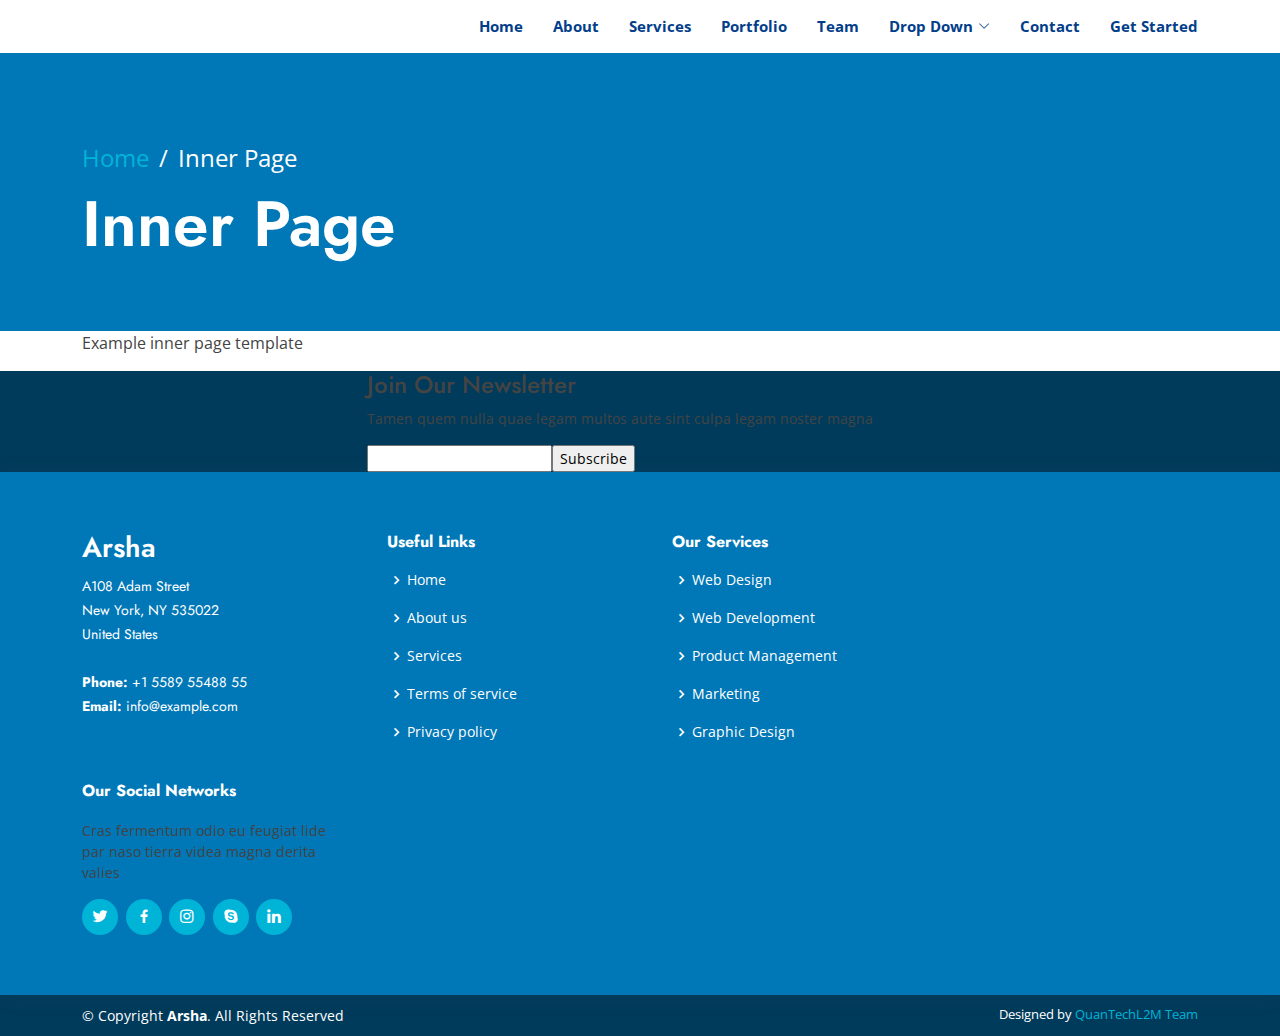
<file: inner-page.html>
<!DOCTYPE html>
<html lang="en">

<head>
  <meta charset="utf-8">
  <meta content="width=device-width, initial-scale=1.0" name="viewport">

  <title>Inner Page - Arsha Bootstrap Template</title>
  <meta content="" name="description">
  <meta content="" name="keywords">

  <!-- Favicons -->
  <link href="assets/img/favicon.png" rel="icon">
  <link href="assets/img/apple-touch-icon.png" rel="apple-touch-icon">

  <!-- Google Fonts -->
  <link href="https://fonts.googleapis.com/css?family=Open+Sans:300,300i,400,400i,600,600i,700,700i|Jost:300,300i,400,400i,500,500i,600,600i,700,700i|Poppins:300,300i,400,400i,500,500i,600,600i,700,700i" rel="stylesheet">

  <!-- Vendor CSS Files -->
  <link href="assets/vendor/aos/aos.css" rel="stylesheet">
  <link href="assets/vendor/bootstrap/css/bootstrap.min.css" rel="stylesheet">
  <link href="assets/vendor/bootstrap-icons/bootstrap-icons.css" rel="stylesheet">
  <link href="assets/vendor/boxicons/css/boxicons.min.css" rel="stylesheet">
  <link href="assets/vendor/glightbox/css/glightbox.min.css" rel="stylesheet">
  <link href="assets/vendor/remixicon/remixicon.css" rel="stylesheet">
  <link href="assets/vendor/swiper/swiper-bundle.min.css" rel="stylesheet">

  <!-- Template Main CSS File -->
  <link href="assets/css/style.css" rel="stylesheet">

  <!-- =======================================================
  * Template Name: Arsha
  * Updated: Sep 18 2023 with Bootstrap v5.3.2
  * Template URL: https://bootstrapmade.com/arsha-free-bootstrap-html-template-corporate/
  * Author: BootstrapMade.com
  * License: https://bootstrapmade.com/license/
  ======================================================== -->
</head>

<body>

  <!-- ======= Header ======= -->
  <header id="header" class="fixed-top header-inner-pages">
    <div class="container d-flex align-items-center">

      <h1 class="logo me-auto"><a href="index.html">Arsha</a></h1>
      <!-- Uncomment below if you prefer to use an image logo -->
      <!-- <a href="index.html" class="logo me-auto"><img src="assets/img/logo.png" alt="" class="img-fluid"></a>-->

      <nav id="navbar" class="navbar">
        <ul>
          <li><a class="nav-link scrollto " href="#hero">Home</a></li>
          <li><a class="nav-link scrollto" href="#about">About</a></li>
          <li><a class="nav-link scrollto" href="#services">Services</a></li>
          <li><a class="nav-link   scrollto" href="#portfolio">Portfolio</a></li>
          <li><a class="nav-link scrollto" href="#team">Team</a></li>
          <li class="dropdown"><a href="#"><span>Drop Down</span> <i class="bi bi-chevron-down"></i></a>
            <ul>
              <li><a href="#">Drop Down 1</a></li>
              <li class="dropdown"><a href="#"><span>Deep Drop Down</span> <i class="bi bi-chevron-right"></i></a>
                <ul>
                  <li><a href="#">Deep Drop Down 1</a></li>
                  <li><a href="#">Deep Drop Down 2</a></li>
                  <li><a href="#">Deep Drop Down 3</a></li>
                  <li><a href="#">Deep Drop Down 4</a></li>
                  <li><a href="#">Deep Drop Down 5</a></li>
                </ul>
              </li>
              <li><a href="#">Drop Down 2</a></li>
              <li><a href="#">Drop Down 3</a></li>
              <li><a href="#">Drop Down 4</a></li>
            </ul>
          </li>
          <li><a class="nav-link scrollto" href="#contact">Contact</a></li>
          <li><a class="getstarted scrollto" href="#about">Get Started</a></li>
        </ul>
        <i class="bi bi-list mobile-nav-toggle"></i>
      </nav><!-- .navbar -->

    </div>
  </header><!-- End Header -->

  <main id="main">

    <!-- ======= Breadcrumbs ======= -->
    <section id="breadcrumbs" class="breadcrumbs">
      <div class="container">

        <ol>
          <li><a href="index.html">Home</a></li>
          <li>Inner Page</li>
        </ol>
        <h2>Inner Page</h2>

      </div>
    </section><!-- End Breadcrumbs -->

    <section class="inner-page">
      <div class="container">
        <p>
          Example inner page template
        </p>
      </div>
    </section>

  </main><!-- End #main -->

  <!-- ======= Footer ======= -->
  <footer id="footer">

    <div class="footer-newsletter">
      <div class="container">
        <div class="row justify-content-center">
          <div class="col-lg-6">
            <h4>Join Our Newsletter</h4>
            <p>Tamen quem nulla quae legam multos aute sint culpa legam noster magna</p>
            <form action="" method="post">
              <input type="email" name="email"><input type="submit" value="Subscribe">
            </form>
          </div>
        </div>
      </div>
    </div>

    <div class="footer-top">
      <div class="container">
        <div class="row">

          <div class="col-lg-3 col-md-6 footer-contact">
            <h3>Arsha</h3>
            <p>
              A108 Adam Street <br>
              New York, NY 535022<br>
              United States <br><br>
              <strong>Phone:</strong> +1 5589 55488 55<br>
              <strong>Email:</strong> info@example.com<br>
            </p>
          </div>

          <div class="col-lg-3 col-md-6 footer-links">
            <h4>Useful Links</h4>
            <ul>
              <li><i class="bx bx-chevron-right"></i> <a href="#">Home</a></li>
              <li><i class="bx bx-chevron-right"></i> <a href="#">About us</a></li>
              <li><i class="bx bx-chevron-right"></i> <a href="#">Services</a></li>
              <li><i class="bx bx-chevron-right"></i> <a href="#">Terms of service</a></li>
              <li><i class="bx bx-chevron-right"></i> <a href="#">Privacy policy</a></li>
            </ul>
          </div>

          <div class="col-lg-3 col-md-6 footer-links">
            <h4>Our Services</h4>
            <ul>
              <li><i class="bx bx-chevron-right"></i> <a href="#">Web Design</a></li>
              <li><i class="bx bx-chevron-right"></i> <a href="#">Web Development</a></li>
              <li><i class="bx bx-chevron-right"></i> <a href="#">Product Management</a></li>
              <li><i class="bx bx-chevron-right"></i> <a href="#">Marketing</a></li>
              <li><i class="bx bx-chevron-right"></i> <a href="#">Graphic Design</a></li>
            </ul>
          </div>

          <div class="col-lg-3 col-md-6 footer-links">
            <h4>Our Social Networks</h4>
            <p>Cras fermentum odio eu feugiat lide par naso tierra videa magna derita valies</p>
            <div class="social-links mt-3">
              <a href="#" class="twitter"><i class="bx bxl-twitter"></i></a>
              <a href="#" class="facebook"><i class="bx bxl-facebook"></i></a>
              <a href="#" class="instagram"><i class="bx bxl-instagram"></i></a>
              <a href="#" class="google-plus"><i class="bx bxl-skype"></i></a>
              <a href="#" class="linkedin"><i class="bx bxl-linkedin"></i></a>
            </div>
          </div>

        </div>
      </div>
    </div>

    <div class="container footer-bottom clearfix">
      <div class="copyright">
        &copy; Copyright <strong><span>Arsha</span></strong>. All Rights Reserved
      </div>
      <div class="credits">
        <!-- All the links in the footer should remain intact. -->
        <!-- You can delete the links only if you purchased the pro version. -->
        <!-- Licensing information: https://bootstrapmade.com/license/ -->
        <!-- Purchase the pro version with working PHP/AJAX contact form: https://bootstrapmade.com/arsha-free-bootstrap-html-template-corporate/ -->
        Designed by <a href="https://bootstrapmade.com/">QuanTechL2M Team</a>
      </div>
    </div>
  </footer><!-- End Footer -->

  <div id="preloader"></div>
  <a href="#" class="back-to-top d-flex align-items-center justify-content-center"><i class="bi bi-arrow-up-short"></i></a>

  <!-- Vendor JS Files -->
  <script src="assets/vendor/aos/aos.js"></script>
  <script src="assets/vendor/bootstrap/js/bootstrap.bundle.min.js"></script>
  <script src="assets/vendor/glightbox/js/glightbox.min.js"></script>
  <script src="assets/vendor/isotope-layout/isotope.pkgd.min.js"></script>
  <script src="assets/vendor/swiper/swiper-bundle.min.js"></script>
  <script src="assets/vendor/waypoints/noframework.waypoints.js"></script>
  <script src="assets/vendor/php-email-form/validate.js"></script>

  <!-- Template Main JS File -->
  <script src="assets/js/main.js"></script>

</body>

</html>
</file>
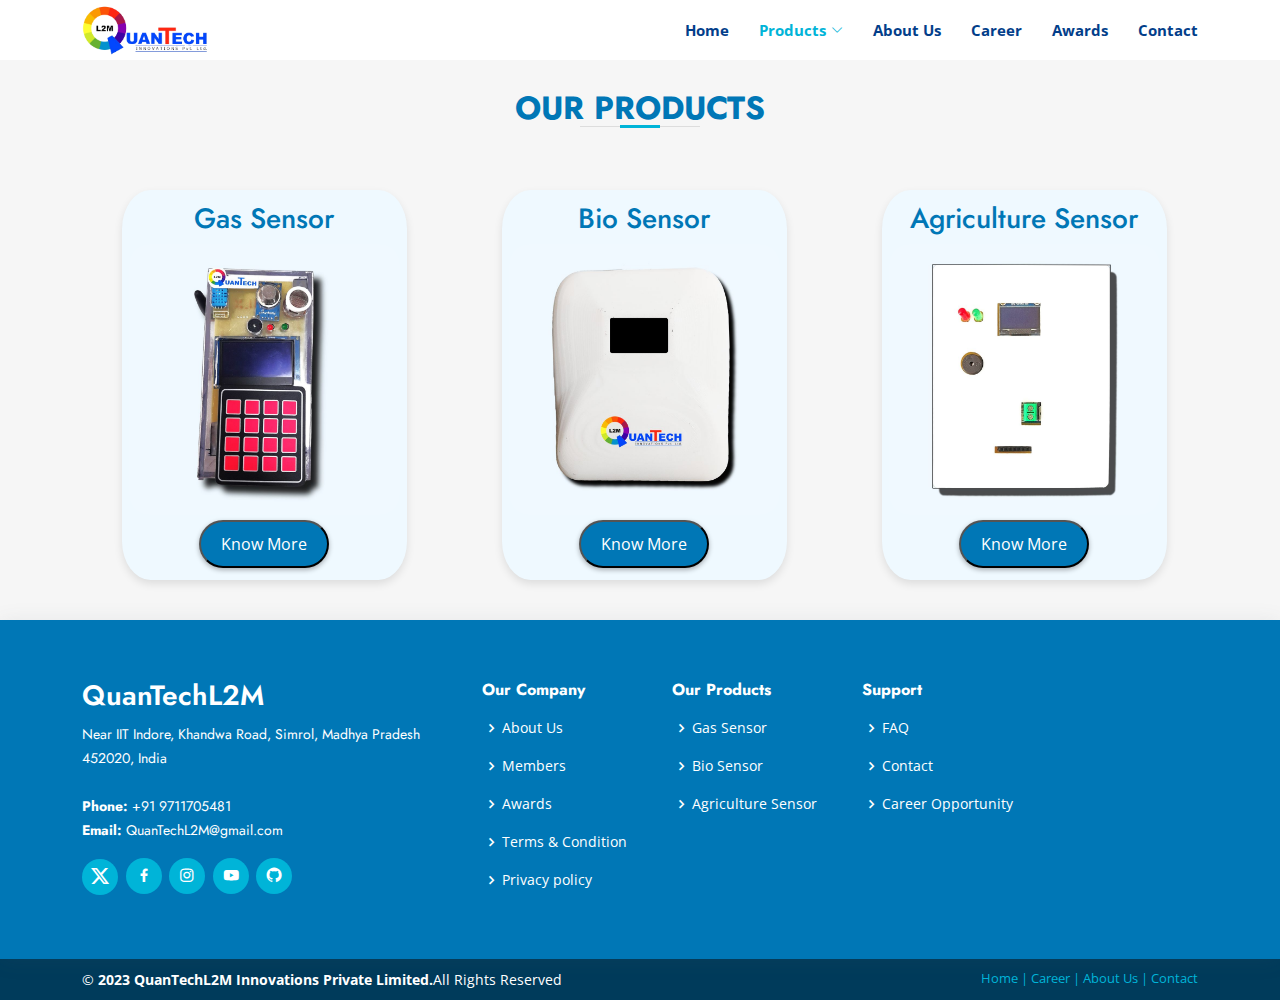
<file: products.html>
<!DOCTYPE html>
<html lang="en">

<head>
  <meta charset="utf-8">
  <meta content="width=device-width, initial-scale=1.0" name="viewport">

  <title>QuanTechL2M</title>
  <meta content="" name="description">
  <meta content="" name="keywords">

  <!-- Favicons -->
  <link href="assets/img/favicon.png" rel="icon">
  <link href="assets/img/apple-touch-icon.png" rel="apple-touch-icon">

  <!-- Google Fonts -->
  <link rel="preconnect" href="https://fonts.googleapis.com">
  <link rel="preconnect" href="https://fonts.gstatic.com" crossorigin>
  <link
    href="https://fonts.googleapis.com/css?family=Open+Sans:300,300i,400,400i,600,600i,700,700i|Jost:300,300i,400,400i,500,500i,600,600i,700,700i|Poppins:300,300i,400,400i,500,500i,600,600i,700,700i"
    rel="stylesheet">

  <!-- Vendor CSS Files -->
  <link href="assets/vendor/aos/aos.css" rel="stylesheet">
  <link href="assets/vendor/bootstrap/css/bootstrap.min.css" rel="stylesheet">
  <link href="assets/vendor/bootstrap-icons/bootstrap-icons.css" rel="stylesheet">
  <link href="assets/vendor/boxicons/css/boxicons.min.css" rel="stylesheet">
  <link href="assets/vendor/glightbox/css/glightbox.min.css" rel="stylesheet">
  <link href="assets/vendor/remixicon/remixicon.css" rel="stylesheet">
  <link href="assets/vendor/swiper/swiper-bundle.min.css" rel="stylesheet">

  <!-- Template Main CSS File -->
  <link href="assets/css/main/index.css" rel="stylesheet">
  <link href="assets/css/utils/utils.css" rel="stylesheet">
</head>

<body>

  <!-- ======= Header ======= -->
  <header id="header" class="fixed-top ">
    <div class="container d-flex align-items-center">

      <!-- <h1 class="logo me-auto"><a href="index.html">QuanTechL2M</a></h1> -->
      <!-- Uncomment below if you prefer to use an image logo -->
      <a href="index.html" class="logo me-auto"><img src="assets/img/logo-removebg.png" alt="" class="img-fluid"></a>

      <nav id="navbar" class="navbar">
        <ul class="nav-links">
          <li><a class="nav-link scrollto " href="index.html">Home</a></li>
          <li class="dropdown"><a href="products.html" class="active"><span>Products</span> <i class="bi bi-chevron-down"></i></a>
            <ul>
              <li><a href="gas-sensor.html">Gas Sensor</a></li>
              <li><a href="bio-sensor.html">Bio Sensor</a></li>
              <li><a href="agriculture-sensor.html">Agriculture Sensor</a></li>
              <!-- <li><a href="#">Drop Down 4</a></li> -->
            </ul>
          </li>
          <li><a class="nav-link scrollto" href="about.html">About Us</a></li>
          <li><a class="nav-link scrollto" href="career.html">Career</a></li>
          <li><a class="nav-link scrollto" href="awards.html">Awards</a></li>
          <li><a class="nav-link scrollto" href="contact.html">Contact</a></li>

          <!-- <li><a class="getstarted scrollto" href="#about">Get Started</a></li> -->
        </ul>
        <i class="bi bi-list mobile-nav-toggle"></i>
      </nav><!-- .navbar -->
    </div>
  </header><!-- End Header -->
  <main id="main">
    <section id="products" class="justify-content-center" style="background-color: #F6F6F6; margin: 0;">
      <div class="container justify-content-center align-items-center text-center">
        <div class="section-title title-start" style="padding-top: 8%;">
          <h2>Our Products</h2>
        </div>
        
        <div class="row" align-items-center>
          <div class="col-md-4">
            <div class="product-card align-items-center">
              <a href="gas-sensor.html">
                <div>
                  <h3  style="padding-top: 2%; color: #0077B6;">Gas Sensor</h3>
                  <img src="assets/img/products/7.jpg" class="card-img-top" alt="gas-sensor">
                  <button class="button">Know More</button>
                </div>
              </a>
            </div>
          </div>
    
          <div class="col-md-4">
            <div class="product-card align-items-center">
              <a href="bio-sensor.html">
                <div>
                  <h3 style="padding-top: 2%; color: #0077B6;">Bio Sensor</h3>
                  <img src="assets/img/products/4.jpg" class="card-img-top" alt="bio-sensor">
                    <button class="button">Know More</button>
                </div>
              </a>
            </div>
          </div>
    
          <div class="col-md-4">
            <div class="product-card justify-content-center">
              <a href="agriculture-sensor.html">
                <div>
                  <h3 style="padding-top: 2%; color: #0077B6;">Agriculture Sensor</h3>
                  <img src="assets/img/products/5.jpg" class="card-img-top" alt="agriculture-sensor">
                  <button class="button">Know More</button>
                </div>
              </a>
            </div>
          </div>
        </div>
        <!-- End Card Item -->
      </div>
    </section>
  </main><!-- End #main -->

  <!-- ======= Footer ======= -->
  <footer id="footer">
    <div class="footer-top">
      <div class="container cnt">
        <div class="row rw">

          <div class="col-lg-4 col-md-6 footer-contact">
            <h3>QuanTechL2M</h3>
            <p>
              Near IIT Indore, Khandwa Road, Simrol, Madhya Pradesh 452020, India <br><br>
              <strong>Phone:</strong> +91 9711705481<br>
              <strong>Email:</strong> QuanTechL2M@gmail.com<br>
            </p>

            <div class="social-links mt-3">
              <a href="https://www.google.com/url?q=https%3A%2F%2Fx.com%2FQuanTechL2M%3Ft%3Dd0GCwp8Ul8rwCjBcU_c8lw%26s%3D08&sa=D&sntz=1&usg=AOvVaw3_i552karmYHo3Xnk_deyz"
                class="twitter"><i class="bi bi-twitter-x"></i></a>
              <a href="https://www.google.com/url?q=https%3A%2F%2Fwww.facebook.com%2Fprofile.php%3Fid%3D61554442277389&sa=D&sntz=1&usg=AOvVaw23OZDx6nCzglNWLN_X7jL3"
                class="facebook"><i class="bx bxl-facebook"></i></a>
              <a href="https://www.instagram.com/quantechl2m" class="instagram"><i class="bx bxl-instagram"></i></a>
              <a href="https://www.youtube.com/@QuanTechL2M" class="youtube"><i class="bx bxl-youtube"></i></a>
              <a href="https://github.com/quantechl2m" class="github"><i class="bx bxl-github"></i></a>
            </div>

          </div>

          <div class="col-lg-2 col-md-6 footer-links">
            <h4>Our Company</h4>
            <ul>
              <li><i class="bx bx-chevron-right"></i> <a href="about.html">About Us</a></li>
              <!-- <li><i class="bx bx-chevron-right"></i> <a href="#">Career</a></li> -->
              <li><i class="bx bx-chevron-right"></i> <a href="about.html">Members</a></li>
              <li><i class="bx bx-chevron-right"></i> <a href="awards.html">Awards</a></li>
              <li><i class="bx bx-chevron-right"></i> <a href="contact.html">Terms & Condition</a></li>
              <li><i class="bx bx-chevron-right"></i> <a href="contact.html">Privacy policy</a></li>
            </ul>
          </div>

          <div class="col-lg-2 col-md-6 footer-links">
            <h4>Our Products</h4>
            <ul>
              <li><i class="bx bx-chevron-right"></i> <a href="gas-sensor.html">Gas Sensor</a></li>
              <li><i class="bx bx-chevron-right"></i> <a href="bio-sensor.html">Bio Sensor</a></li>
              <li><i class="bx bx-chevron-right"></i> <a href="agriculture-sensor.html">Agriculture Sensor</a></li>
            </ul>
          </div>

          <div class="col-lg-2 col-md-6 footer-links">
            <h4>Support</h4>
            <ul>
              <li><i class="bx bx-chevron-right"></i> <a href="contact.html">FAQ</a></li>
              <li><i class="bx bx-chevron-right"></i> <a href="contact.html">Contact</a></li>
              <li><i class="bx bx-chevron-right"></i> <a href="career.html">Career Opportunity</a></li>
            </ul>
          </div>




        </div>
      </div>
    </div>

    <div class="container footer-bottom clearfix">
      <div class="copyright">
        &copy; <strong><span>2023 QuanTechL2M Innovations Private Limited.</span></strong>All Rights Reserved
      </div>
      <div class="credits">
        <a href="index.html">Home |</a>
        <a href="career.html">Career |</a>
        <a href="about.html">About Us |</a>
        <a href="contact.html">Contact </a>

      </div>
    </div>
  </footer><!-- End Footer -->

  <div id="preloader"></div>
  <a href="#" class="back-to-top d-flex align-items-center justify-content-center"><i
      class="bi bi-arrow-up-short"></i></a>

  <!-- Vendor JS Files -->
  <script src="assets/vendor/aos/aos.js"></script>
  <script src="assets/vendor/bootstrap/js/bootstrap.bundle.min.js"></script>
  <script src="assets/vendor/glightbox/js/glightbox.min.js"></script>
  <script src="assets/vendor/isotope-layout/isotope.pkgd.min.js"></script>
  <script src="assets/vendor/swiper/swiper-bundle.min.js"></script>
  <script src="assets/vendor/waypoints/noframework.waypoints.js"></script>
  <script src="assets/vendor/php-email-form/validate.js"></script>

  <!-- Template Main JS File -->
  <script src="assets/js/main.js"></script>

</body>

</html>
</file>
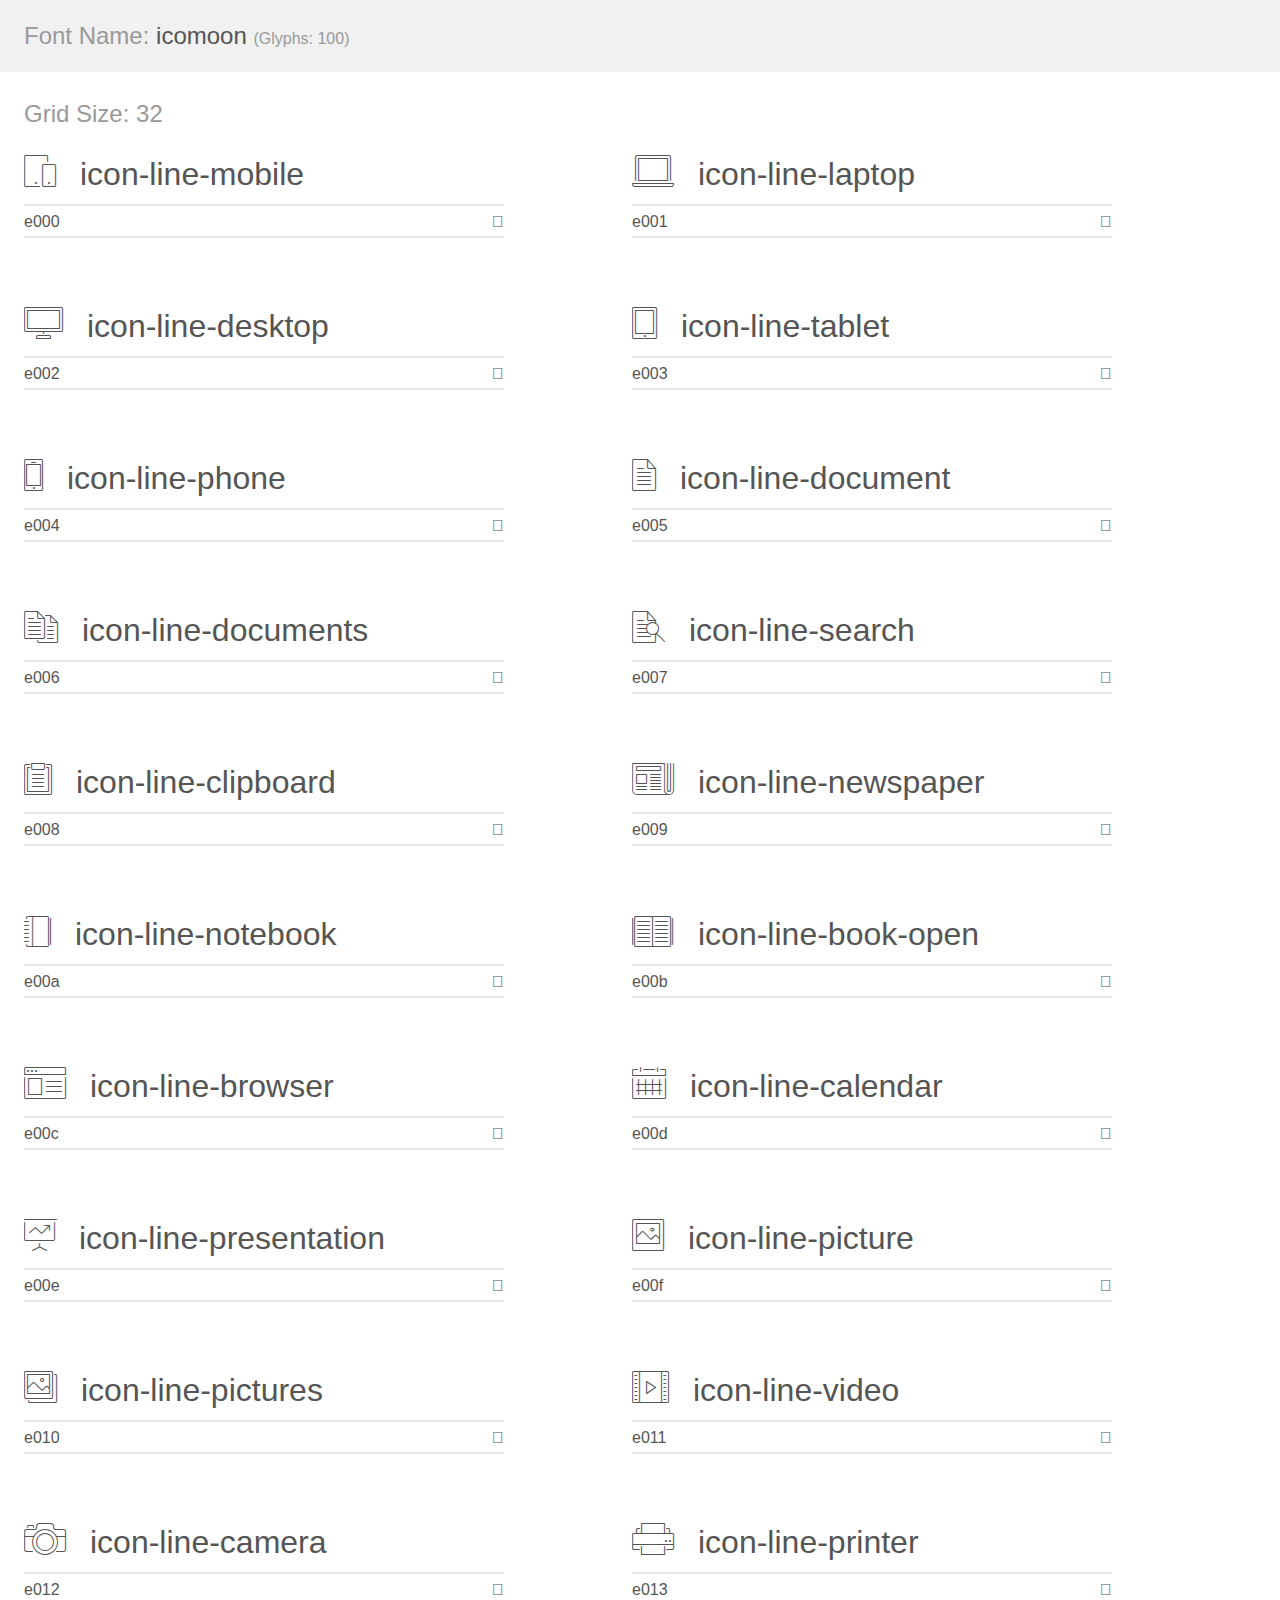
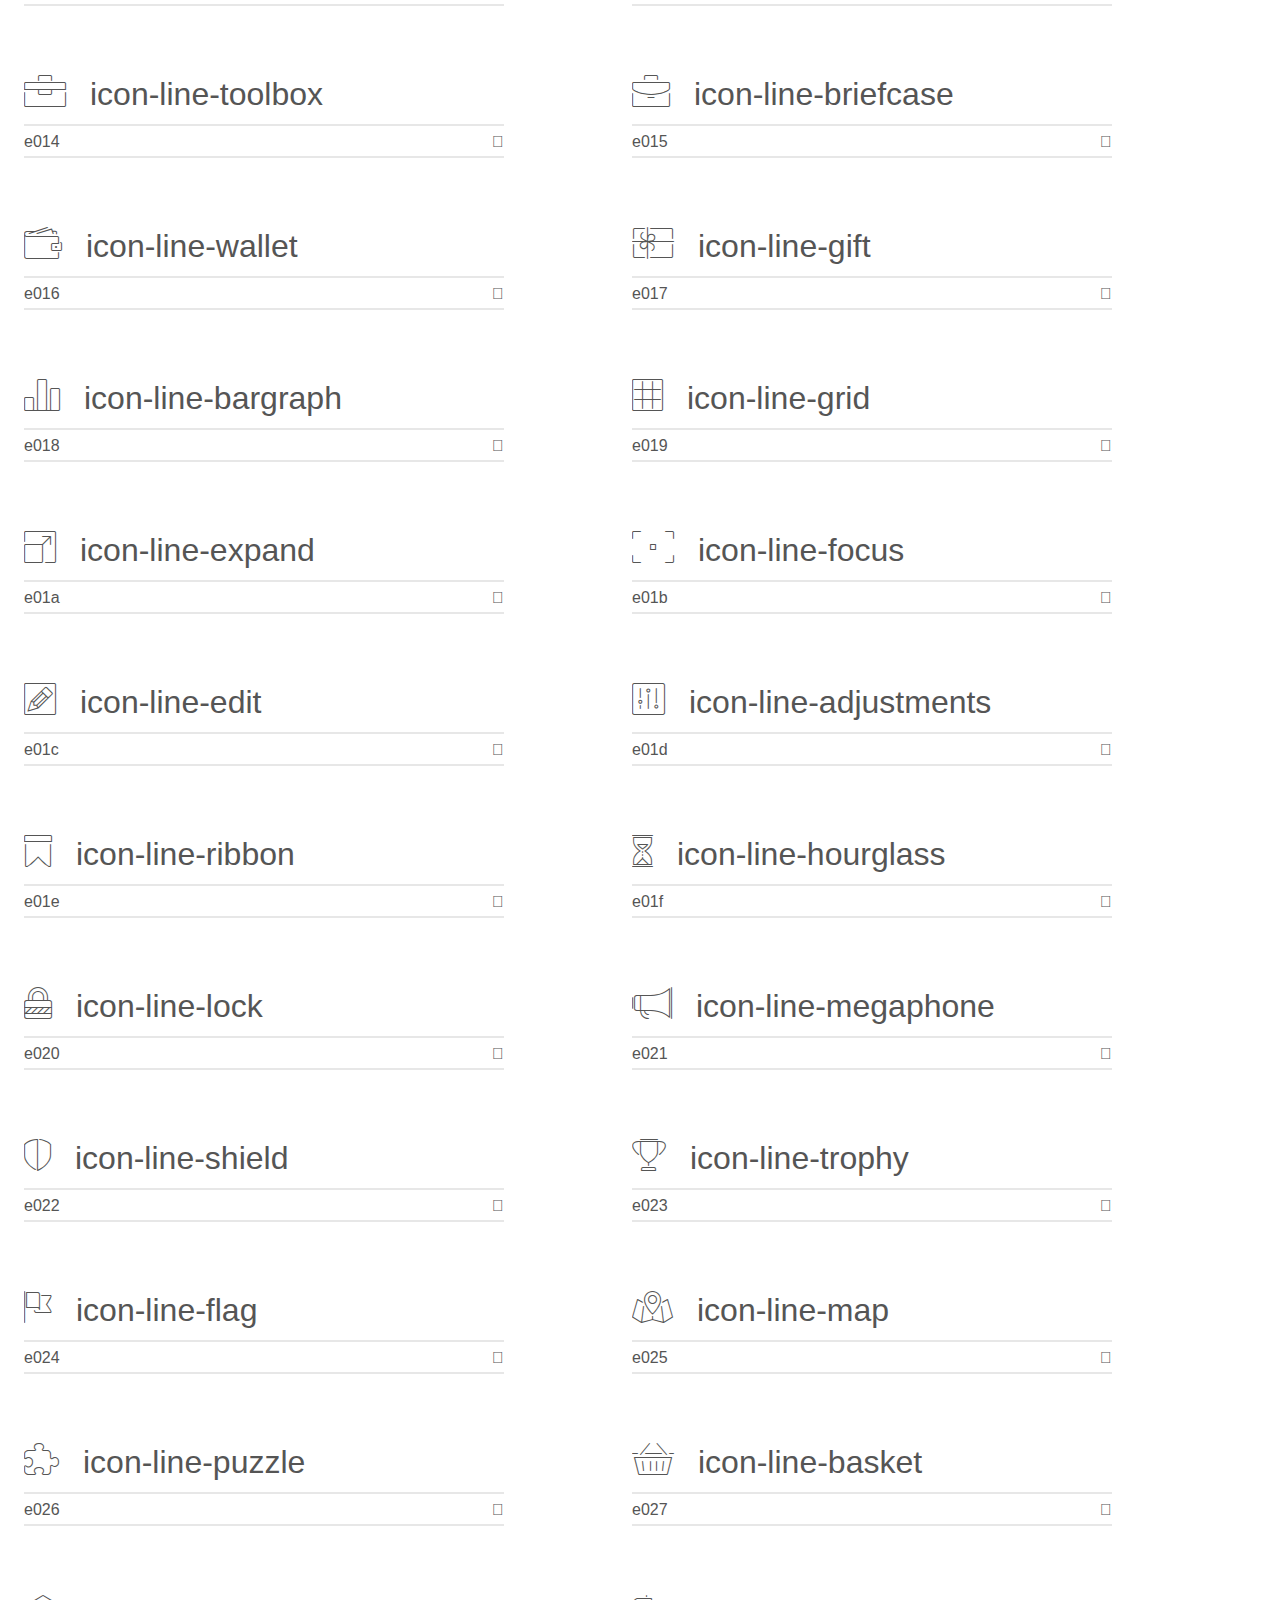
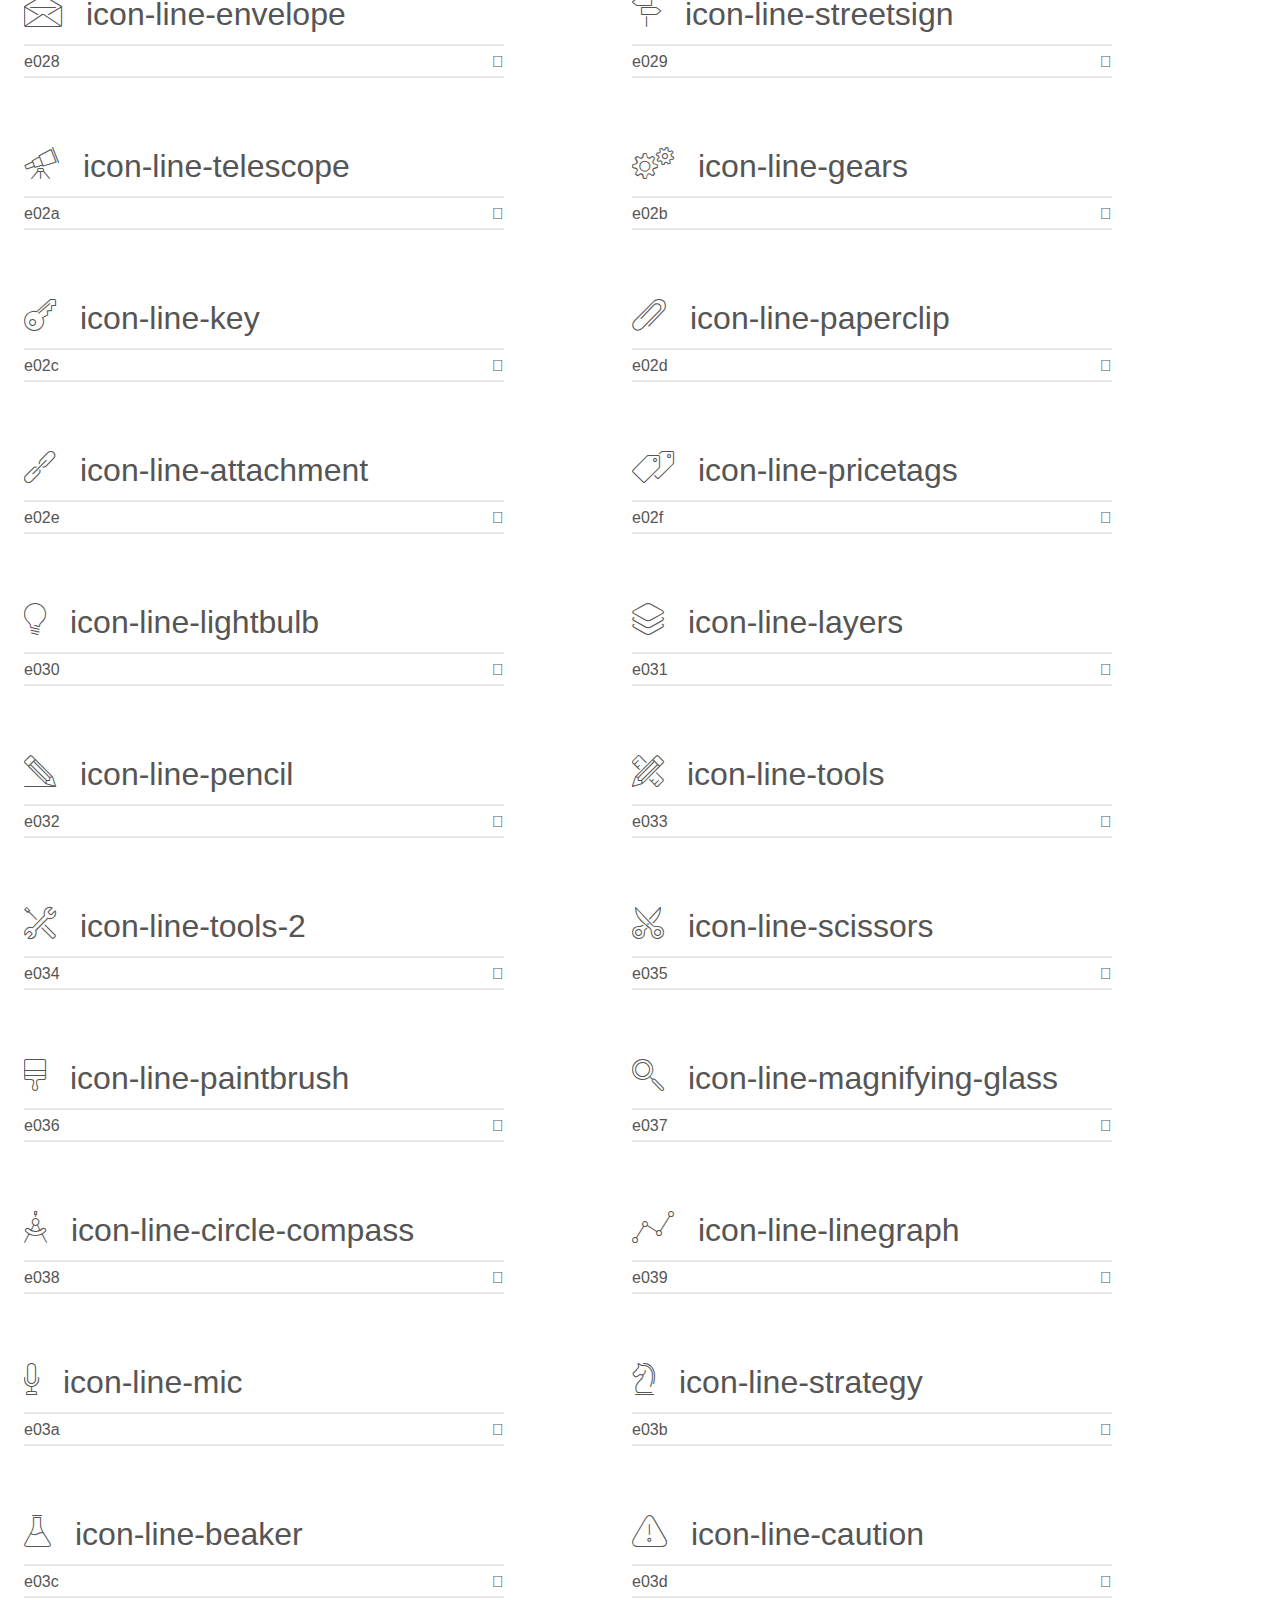
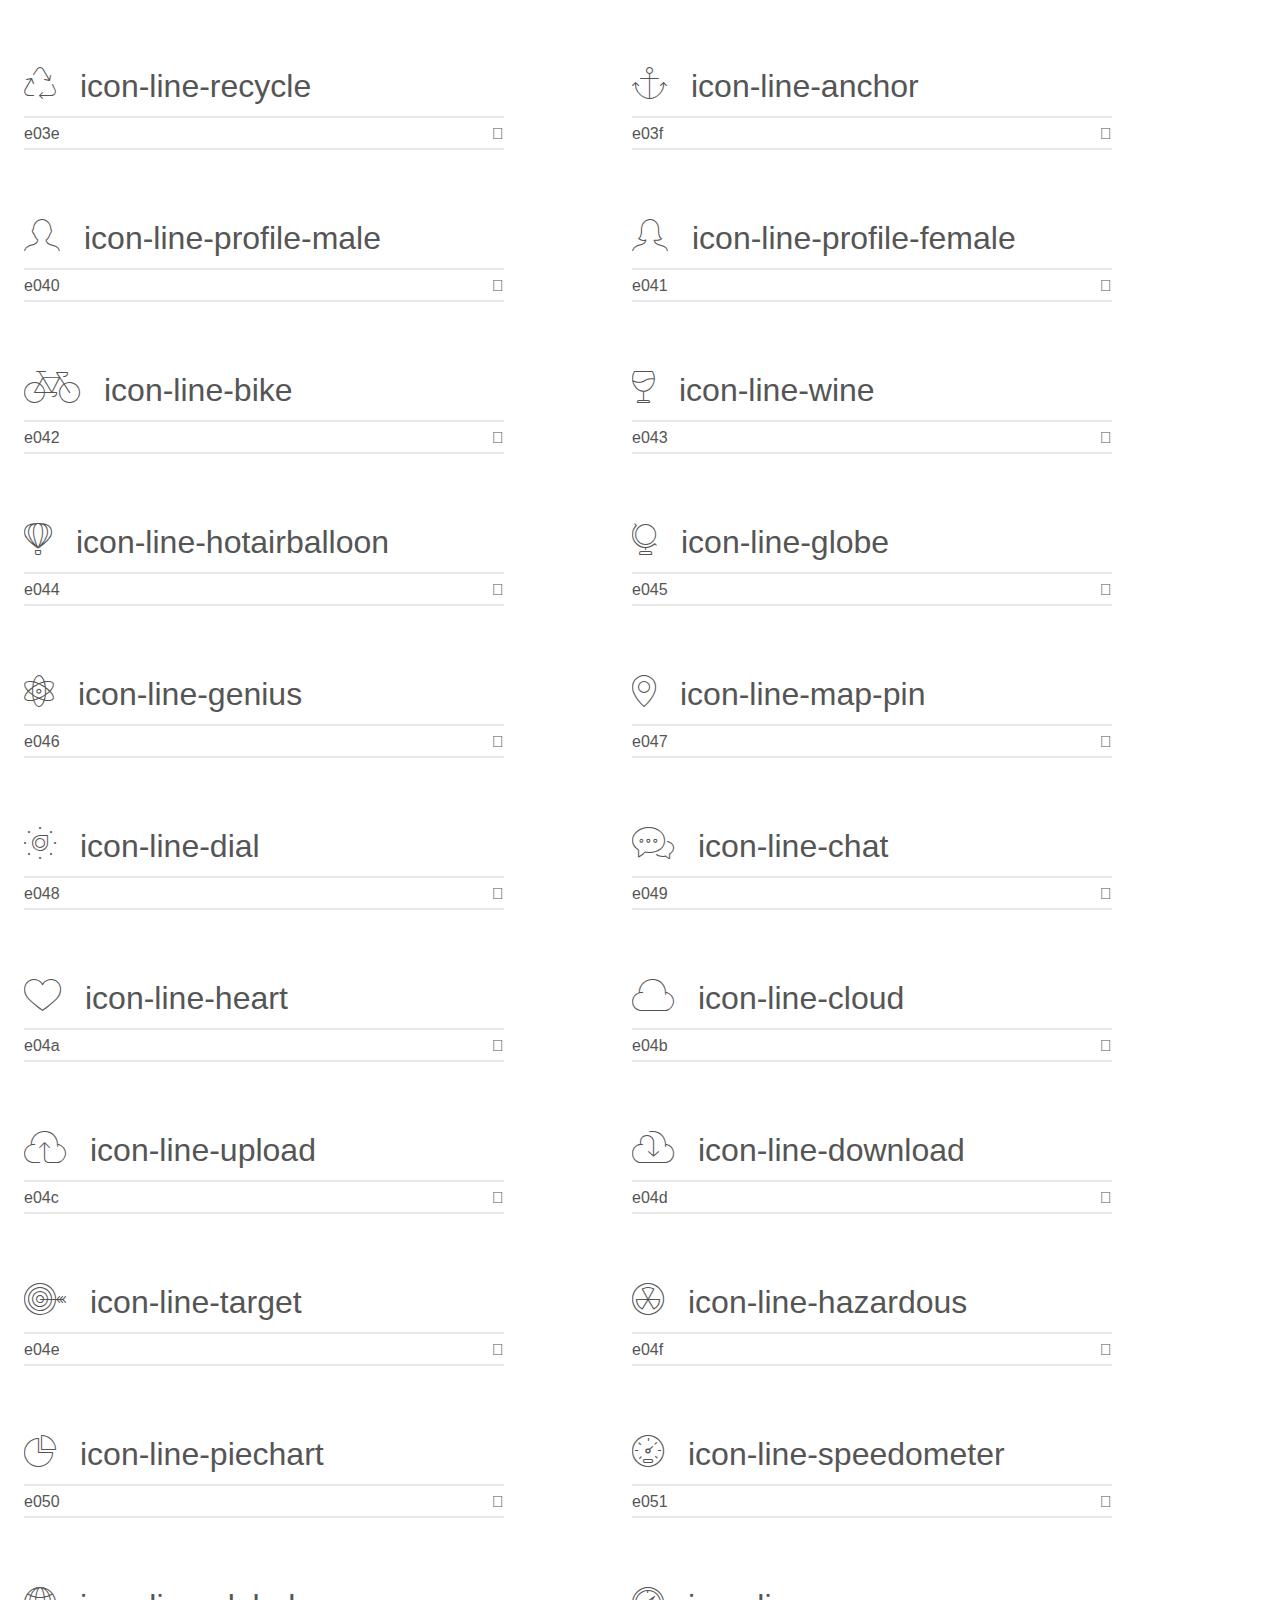
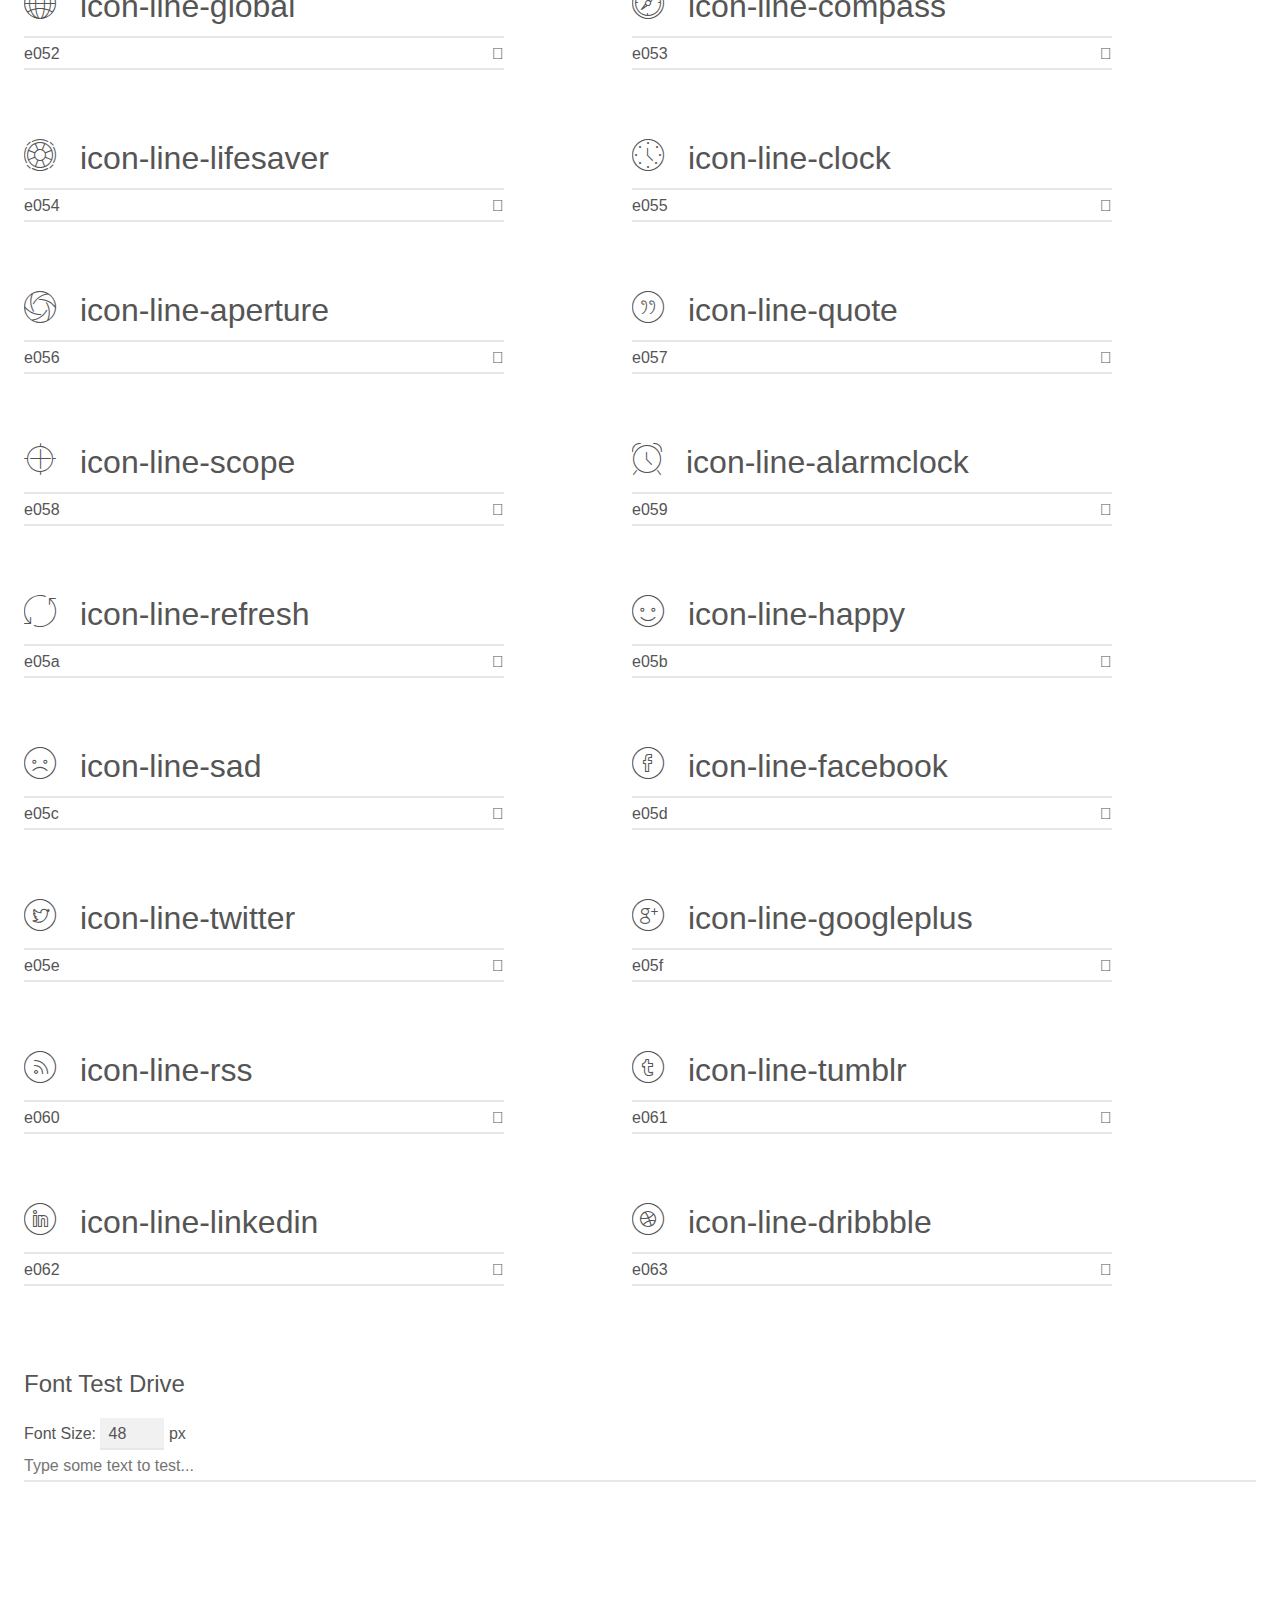
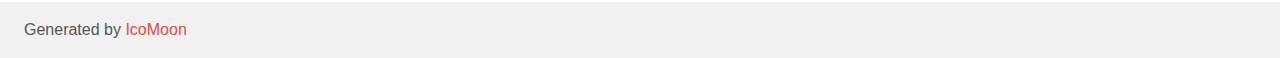
<file: assets/css/fonts/line-icons/demo.html>
<!doctype html>
<html>
<head>
    <meta charset="utf-8">
    <title>IcoMoon Demo</title>
    <meta name="description" content="An Icon Font Generated By IcoMoon.io">
    <meta name="viewport" content="width=device-width, initial-scale=1">
    <link rel="stylesheet" href="demo-files/demo.css">
    <link rel="stylesheet" href="style.css"></head>
<body>
    <div class="bgc1 clearfix">
        <h1 class="mhmm mvm"><span class="fgc1">Font Name:</span> icomoon <small class="fgc1">(Glyphs:&nbsp;100)</small></h1>
    </div>
    <div class="clearfix mhl ptl">
        <h1 class="mvm mtn fgc1">Grid Size: 32</h1>
        <div class="glyph fs1">
            <div class="clearfix bshadow0 pbs">
                <span class="icon-line-mobile">
                
                </span>
                <span class="mls"> icon-line-mobile</span>
            </div>
            <fieldset class="fs0 size1of1 clearfix hidden-false">
                <input type="text" readonly value="e000" class="unit size1of2" />
                <input type="text" maxlength="1" readonly value="&#xe000;" class="unitRight size1of2 talign-right" />
            </fieldset>
            <div class="fs0 bshadow0 clearfix hidden-true">
                <span class="unit pvs fgc1">liga: </span>
                <input type="text" readonly value="" class="liga unitRight" />
            </div>
        </div>
        <div class="glyph fs1">
            <div class="clearfix bshadow0 pbs">
                <span class="icon-line-laptop">
                
                </span>
                <span class="mls"> icon-line-laptop</span>
            </div>
            <fieldset class="fs0 size1of1 clearfix hidden-false">
                <input type="text" readonly value="e001" class="unit size1of2" />
                <input type="text" maxlength="1" readonly value="&#xe001;" class="unitRight size1of2 talign-right" />
            </fieldset>
            <div class="fs0 bshadow0 clearfix hidden-true">
                <span class="unit pvs fgc1">liga: </span>
                <input type="text" readonly value="" class="liga unitRight" />
            </div>
        </div>
        <div class="glyph fs1">
            <div class="clearfix bshadow0 pbs">
                <span class="icon-line-desktop">
                
                </span>
                <span class="mls"> icon-line-desktop</span>
            </div>
            <fieldset class="fs0 size1of1 clearfix hidden-false">
                <input type="text" readonly value="e002" class="unit size1of2" />
                <input type="text" maxlength="1" readonly value="&#xe002;" class="unitRight size1of2 talign-right" />
            </fieldset>
            <div class="fs0 bshadow0 clearfix hidden-true">
                <span class="unit pvs fgc1">liga: </span>
                <input type="text" readonly value="" class="liga unitRight" />
            </div>
        </div>
        <div class="glyph fs1">
            <div class="clearfix bshadow0 pbs">
                <span class="icon-line-tablet">
                
                </span>
                <span class="mls"> icon-line-tablet</span>
            </div>
            <fieldset class="fs0 size1of1 clearfix hidden-false">
                <input type="text" readonly value="e003" class="unit size1of2" />
                <input type="text" maxlength="1" readonly value="&#xe003;" class="unitRight size1of2 talign-right" />
            </fieldset>
            <div class="fs0 bshadow0 clearfix hidden-true">
                <span class="unit pvs fgc1">liga: </span>
                <input type="text" readonly value="" class="liga unitRight" />
            </div>
        </div>
        <div class="glyph fs1">
            <div class="clearfix bshadow0 pbs">
                <span class="icon-line-phone">
                
                </span>
                <span class="mls"> icon-line-phone</span>
            </div>
            <fieldset class="fs0 size1of1 clearfix hidden-false">
                <input type="text" readonly value="e004" class="unit size1of2" />
                <input type="text" maxlength="1" readonly value="&#xe004;" class="unitRight size1of2 talign-right" />
            </fieldset>
            <div class="fs0 bshadow0 clearfix hidden-true">
                <span class="unit pvs fgc1">liga: </span>
                <input type="text" readonly value="" class="liga unitRight" />
            </div>
        </div>
        <div class="glyph fs1">
            <div class="clearfix bshadow0 pbs">
                <span class="icon-line-document">
                
                </span>
                <span class="mls"> icon-line-document</span>
            </div>
            <fieldset class="fs0 size1of1 clearfix hidden-false">
                <input type="text" readonly value="e005" class="unit size1of2" />
                <input type="text" maxlength="1" readonly value="&#xe005;" class="unitRight size1of2 talign-right" />
            </fieldset>
            <div class="fs0 bshadow0 clearfix hidden-true">
                <span class="unit pvs fgc1">liga: </span>
                <input type="text" readonly value="" class="liga unitRight" />
            </div>
        </div>
        <div class="glyph fs1">
            <div class="clearfix bshadow0 pbs">
                <span class="icon-line-documents">
                
                </span>
                <span class="mls"> icon-line-documents</span>
            </div>
            <fieldset class="fs0 size1of1 clearfix hidden-false">
                <input type="text" readonly value="e006" class="unit size1of2" />
                <input type="text" maxlength="1" readonly value="&#xe006;" class="unitRight size1of2 talign-right" />
            </fieldset>
            <div class="fs0 bshadow0 clearfix hidden-true">
                <span class="unit pvs fgc1">liga: </span>
                <input type="text" readonly value="" class="liga unitRight" />
            </div>
        </div>
        <div class="glyph fs1">
            <div class="clearfix bshadow0 pbs">
                <span class="icon-line-search">
                
                </span>
                <span class="mls"> icon-line-search</span>
            </div>
            <fieldset class="fs0 size1of1 clearfix hidden-false">
                <input type="text" readonly value="e007" class="unit size1of2" />
                <input type="text" maxlength="1" readonly value="&#xe007;" class="unitRight size1of2 talign-right" />
            </fieldset>
            <div class="fs0 bshadow0 clearfix hidden-true">
                <span class="unit pvs fgc1">liga: </span>
                <input type="text" readonly value="" class="liga unitRight" />
            </div>
        </div>
        <div class="glyph fs1">
            <div class="clearfix bshadow0 pbs">
                <span class="icon-line-clipboard">
                
                </span>
                <span class="mls"> icon-line-clipboard</span>
            </div>
            <fieldset class="fs0 size1of1 clearfix hidden-false">
                <input type="text" readonly value="e008" class="unit size1of2" />
                <input type="text" maxlength="1" readonly value="&#xe008;" class="unitRight size1of2 talign-right" />
            </fieldset>
            <div class="fs0 bshadow0 clearfix hidden-true">
                <span class="unit pvs fgc1">liga: </span>
                <input type="text" readonly value="" class="liga unitRight" />
            </div>
        </div>
        <div class="glyph fs1">
            <div class="clearfix bshadow0 pbs">
                <span class="icon-line-newspaper">
                
                </span>
                <span class="mls"> icon-line-newspaper</span>
            </div>
            <fieldset class="fs0 size1of1 clearfix hidden-false">
                <input type="text" readonly value="e009" class="unit size1of2" />
                <input type="text" maxlength="1" readonly value="&#xe009;" class="unitRight size1of2 talign-right" />
            </fieldset>
            <div class="fs0 bshadow0 clearfix hidden-true">
                <span class="unit pvs fgc1">liga: </span>
                <input type="text" readonly value="" class="liga unitRight" />
            </div>
        </div>
        <div class="glyph fs1">
            <div class="clearfix bshadow0 pbs">
                <span class="icon-line-notebook">
                
                </span>
                <span class="mls"> icon-line-notebook</span>
            </div>
            <fieldset class="fs0 size1of1 clearfix hidden-false">
                <input type="text" readonly value="e00a" class="unit size1of2" />
                <input type="text" maxlength="1" readonly value="&#xe00a;" class="unitRight size1of2 talign-right" />
            </fieldset>
            <div class="fs0 bshadow0 clearfix hidden-true">
                <span class="unit pvs fgc1">liga: </span>
                <input type="text" readonly value="" class="liga unitRight" />
            </div>
        </div>
        <div class="glyph fs1">
            <div class="clearfix bshadow0 pbs">
                <span class="icon-line-book-open">
                
                </span>
                <span class="mls"> icon-line-book-open</span>
            </div>
            <fieldset class="fs0 size1of1 clearfix hidden-false">
                <input type="text" readonly value="e00b" class="unit size1of2" />
                <input type="text" maxlength="1" readonly value="&#xe00b;" class="unitRight size1of2 talign-right" />
            </fieldset>
            <div class="fs0 bshadow0 clearfix hidden-true">
                <span class="unit pvs fgc1">liga: </span>
                <input type="text" readonly value="" class="liga unitRight" />
            </div>
        </div>
        <div class="glyph fs1">
            <div class="clearfix bshadow0 pbs">
                <span class="icon-line-browser">
                
                </span>
                <span class="mls"> icon-line-browser</span>
            </div>
            <fieldset class="fs0 size1of1 clearfix hidden-false">
                <input type="text" readonly value="e00c" class="unit size1of2" />
                <input type="text" maxlength="1" readonly value="&#xe00c;" class="unitRight size1of2 talign-right" />
            </fieldset>
            <div class="fs0 bshadow0 clearfix hidden-true">
                <span class="unit pvs fgc1">liga: </span>
                <input type="text" readonly value="" class="liga unitRight" />
            </div>
        </div>
        <div class="glyph fs1">
            <div class="clearfix bshadow0 pbs">
                <span class="icon-line-calendar">
                
                </span>
                <span class="mls"> icon-line-calendar</span>
            </div>
            <fieldset class="fs0 size1of1 clearfix hidden-false">
                <input type="text" readonly value="e00d" class="unit size1of2" />
                <input type="text" maxlength="1" readonly value="&#xe00d;" class="unitRight size1of2 talign-right" />
            </fieldset>
            <div class="fs0 bshadow0 clearfix hidden-true">
                <span class="unit pvs fgc1">liga: </span>
                <input type="text" readonly value="" class="liga unitRight" />
            </div>
        </div>
        <div class="glyph fs1">
            <div class="clearfix bshadow0 pbs">
                <span class="icon-line-presentation">
                
                </span>
                <span class="mls"> icon-line-presentation</span>
            </div>
            <fieldset class="fs0 size1of1 clearfix hidden-false">
                <input type="text" readonly value="e00e" class="unit size1of2" />
                <input type="text" maxlength="1" readonly value="&#xe00e;" class="unitRight size1of2 talign-right" />
            </fieldset>
            <div class="fs0 bshadow0 clearfix hidden-true">
                <span class="unit pvs fgc1">liga: </span>
                <input type="text" readonly value="" class="liga unitRight" />
            </div>
        </div>
        <div class="glyph fs1">
            <div class="clearfix bshadow0 pbs">
                <span class="icon-line-picture">
                
                </span>
                <span class="mls"> icon-line-picture</span>
            </div>
            <fieldset class="fs0 size1of1 clearfix hidden-false">
                <input type="text" readonly value="e00f" class="unit size1of2" />
                <input type="text" maxlength="1" readonly value="&#xe00f;" class="unitRight size1of2 talign-right" />
            </fieldset>
            <div class="fs0 bshadow0 clearfix hidden-true">
                <span class="unit pvs fgc1">liga: </span>
                <input type="text" readonly value="" class="liga unitRight" />
            </div>
        </div>
        <div class="glyph fs1">
            <div class="clearfix bshadow0 pbs">
                <span class="icon-line-pictures">
                
                </span>
                <span class="mls"> icon-line-pictures</span>
            </div>
            <fieldset class="fs0 size1of1 clearfix hidden-false">
                <input type="text" readonly value="e010" class="unit size1of2" />
                <input type="text" maxlength="1" readonly value="&#xe010;" class="unitRight size1of2 talign-right" />
            </fieldset>
            <div class="fs0 bshadow0 clearfix hidden-true">
                <span class="unit pvs fgc1">liga: </span>
                <input type="text" readonly value="" class="liga unitRight" />
            </div>
        </div>
        <div class="glyph fs1">
            <div class="clearfix bshadow0 pbs">
                <span class="icon-line-video">
                
                </span>
                <span class="mls"> icon-line-video</span>
            </div>
            <fieldset class="fs0 size1of1 clearfix hidden-false">
                <input type="text" readonly value="e011" class="unit size1of2" />
                <input type="text" maxlength="1" readonly value="&#xe011;" class="unitRight size1of2 talign-right" />
            </fieldset>
            <div class="fs0 bshadow0 clearfix hidden-true">
                <span class="unit pvs fgc1">liga: </span>
                <input type="text" readonly value="" class="liga unitRight" />
            </div>
        </div>
        <div class="glyph fs1">
            <div class="clearfix bshadow0 pbs">
                <span class="icon-line-camera">
                
                </span>
                <span class="mls"> icon-line-camera</span>
            </div>
            <fieldset class="fs0 size1of1 clearfix hidden-false">
                <input type="text" readonly value="e012" class="unit size1of2" />
                <input type="text" maxlength="1" readonly value="&#xe012;" class="unitRight size1of2 talign-right" />
            </fieldset>
            <div class="fs0 bshadow0 clearfix hidden-true">
                <span class="unit pvs fgc1">liga: </span>
                <input type="text" readonly value="" class="liga unitRight" />
            </div>
        </div>
        <div class="glyph fs1">
            <div class="clearfix bshadow0 pbs">
                <span class="icon-line-printer">
                
                </span>
                <span class="mls"> icon-line-printer</span>
            </div>
            <fieldset class="fs0 size1of1 clearfix hidden-false">
                <input type="text" readonly value="e013" class="unit size1of2" />
                <input type="text" maxlength="1" readonly value="&#xe013;" class="unitRight size1of2 talign-right" />
            </fieldset>
            <div class="fs0 bshadow0 clearfix hidden-true">
                <span class="unit pvs fgc1">liga: </span>
                <input type="text" readonly value="" class="liga unitRight" />
            </div>
        </div>
        <div class="glyph fs1">
            <div class="clearfix bshadow0 pbs">
                <span class="icon-line-toolbox">
                
                </span>
                <span class="mls"> icon-line-toolbox</span>
            </div>
            <fieldset class="fs0 size1of1 clearfix hidden-false">
                <input type="text" readonly value="e014" class="unit size1of2" />
                <input type="text" maxlength="1" readonly value="&#xe014;" class="unitRight size1of2 talign-right" />
            </fieldset>
            <div class="fs0 bshadow0 clearfix hidden-true">
                <span class="unit pvs fgc1">liga: </span>
                <input type="text" readonly value="" class="liga unitRight" />
            </div>
        </div>
        <div class="glyph fs1">
            <div class="clearfix bshadow0 pbs">
                <span class="icon-line-briefcase">
                
                </span>
                <span class="mls"> icon-line-briefcase</span>
            </div>
            <fieldset class="fs0 size1of1 clearfix hidden-false">
                <input type="text" readonly value="e015" class="unit size1of2" />
                <input type="text" maxlength="1" readonly value="&#xe015;" class="unitRight size1of2 talign-right" />
            </fieldset>
            <div class="fs0 bshadow0 clearfix hidden-true">
                <span class="unit pvs fgc1">liga: </span>
                <input type="text" readonly value="" class="liga unitRight" />
            </div>
        </div>
        <div class="glyph fs1">
            <div class="clearfix bshadow0 pbs">
                <span class="icon-line-wallet">
                
                </span>
                <span class="mls"> icon-line-wallet</span>
            </div>
            <fieldset class="fs0 size1of1 clearfix hidden-false">
                <input type="text" readonly value="e016" class="unit size1of2" />
                <input type="text" maxlength="1" readonly value="&#xe016;" class="unitRight size1of2 talign-right" />
            </fieldset>
            <div class="fs0 bshadow0 clearfix hidden-true">
                <span class="unit pvs fgc1">liga: </span>
                <input type="text" readonly value="" class="liga unitRight" />
            </div>
        </div>
        <div class="glyph fs1">
            <div class="clearfix bshadow0 pbs">
                <span class="icon-line-gift">
                
                </span>
                <span class="mls"> icon-line-gift</span>
            </div>
            <fieldset class="fs0 size1of1 clearfix hidden-false">
                <input type="text" readonly value="e017" class="unit size1of2" />
                <input type="text" maxlength="1" readonly value="&#xe017;" class="unitRight size1of2 talign-right" />
            </fieldset>
            <div class="fs0 bshadow0 clearfix hidden-true">
                <span class="unit pvs fgc1">liga: </span>
                <input type="text" readonly value="" class="liga unitRight" />
            </div>
        </div>
        <div class="glyph fs1">
            <div class="clearfix bshadow0 pbs">
                <span class="icon-line-bargraph">
                
                </span>
                <span class="mls"> icon-line-bargraph</span>
            </div>
            <fieldset class="fs0 size1of1 clearfix hidden-false">
                <input type="text" readonly value="e018" class="unit size1of2" />
                <input type="text" maxlength="1" readonly value="&#xe018;" class="unitRight size1of2 talign-right" />
            </fieldset>
            <div class="fs0 bshadow0 clearfix hidden-true">
                <span class="unit pvs fgc1">liga: </span>
                <input type="text" readonly value="" class="liga unitRight" />
            </div>
        </div>
        <div class="glyph fs1">
            <div class="clearfix bshadow0 pbs">
                <span class="icon-line-grid">
                
                </span>
                <span class="mls"> icon-line-grid</span>
            </div>
            <fieldset class="fs0 size1of1 clearfix hidden-false">
                <input type="text" readonly value="e019" class="unit size1of2" />
                <input type="text" maxlength="1" readonly value="&#xe019;" class="unitRight size1of2 talign-right" />
            </fieldset>
            <div class="fs0 bshadow0 clearfix hidden-true">
                <span class="unit pvs fgc1">liga: </span>
                <input type="text" readonly value="" class="liga unitRight" />
            </div>
        </div>
        <div class="glyph fs1">
            <div class="clearfix bshadow0 pbs">
                <span class="icon-line-expand">
                
                </span>
                <span class="mls"> icon-line-expand</span>
            </div>
            <fieldset class="fs0 size1of1 clearfix hidden-false">
                <input type="text" readonly value="e01a" class="unit size1of2" />
                <input type="text" maxlength="1" readonly value="&#xe01a;" class="unitRight size1of2 talign-right" />
            </fieldset>
            <div class="fs0 bshadow0 clearfix hidden-true">
                <span class="unit pvs fgc1">liga: </span>
                <input type="text" readonly value="" class="liga unitRight" />
            </div>
        </div>
        <div class="glyph fs1">
            <div class="clearfix bshadow0 pbs">
                <span class="icon-line-focus">
                
                </span>
                <span class="mls"> icon-line-focus</span>
            </div>
            <fieldset class="fs0 size1of1 clearfix hidden-false">
                <input type="text" readonly value="e01b" class="unit size1of2" />
                <input type="text" maxlength="1" readonly value="&#xe01b;" class="unitRight size1of2 talign-right" />
            </fieldset>
            <div class="fs0 bshadow0 clearfix hidden-true">
                <span class="unit pvs fgc1">liga: </span>
                <input type="text" readonly value="" class="liga unitRight" />
            </div>
        </div>
        <div class="glyph fs1">
            <div class="clearfix bshadow0 pbs">
                <span class="icon-line-edit">
                
                </span>
                <span class="mls"> icon-line-edit</span>
            </div>
            <fieldset class="fs0 size1of1 clearfix hidden-false">
                <input type="text" readonly value="e01c" class="unit size1of2" />
                <input type="text" maxlength="1" readonly value="&#xe01c;" class="unitRight size1of2 talign-right" />
            </fieldset>
            <div class="fs0 bshadow0 clearfix hidden-true">
                <span class="unit pvs fgc1">liga: </span>
                <input type="text" readonly value="" class="liga unitRight" />
            </div>
        </div>
        <div class="glyph fs1">
            <div class="clearfix bshadow0 pbs">
                <span class="icon-line-adjustments">
                
                </span>
                <span class="mls"> icon-line-adjustments</span>
            </div>
            <fieldset class="fs0 size1of1 clearfix hidden-false">
                <input type="text" readonly value="e01d" class="unit size1of2" />
                <input type="text" maxlength="1" readonly value="&#xe01d;" class="unitRight size1of2 talign-right" />
            </fieldset>
            <div class="fs0 bshadow0 clearfix hidden-true">
                <span class="unit pvs fgc1">liga: </span>
                <input type="text" readonly value="" class="liga unitRight" />
            </div>
        </div>
        <div class="glyph fs1">
            <div class="clearfix bshadow0 pbs">
                <span class="icon-line-ribbon">
                
                </span>
                <span class="mls"> icon-line-ribbon</span>
            </div>
            <fieldset class="fs0 size1of1 clearfix hidden-false">
                <input type="text" readonly value="e01e" class="unit size1of2" />
                <input type="text" maxlength="1" readonly value="&#xe01e;" class="unitRight size1of2 talign-right" />
            </fieldset>
            <div class="fs0 bshadow0 clearfix hidden-true">
                <span class="unit pvs fgc1">liga: </span>
                <input type="text" readonly value="" class="liga unitRight" />
            </div>
        </div>
        <div class="glyph fs1">
            <div class="clearfix bshadow0 pbs">
                <span class="icon-line-hourglass">
                
                </span>
                <span class="mls"> icon-line-hourglass</span>
            </div>
            <fieldset class="fs0 size1of1 clearfix hidden-false">
                <input type="text" readonly value="e01f" class="unit size1of2" />
                <input type="text" maxlength="1" readonly value="&#xe01f;" class="unitRight size1of2 talign-right" />
            </fieldset>
            <div class="fs0 bshadow0 clearfix hidden-true">
                <span class="unit pvs fgc1">liga: </span>
                <input type="text" readonly value="" class="liga unitRight" />
            </div>
        </div>
        <div class="glyph fs1">
            <div class="clearfix bshadow0 pbs">
                <span class="icon-line-lock">
                
                </span>
                <span class="mls"> icon-line-lock</span>
            </div>
            <fieldset class="fs0 size1of1 clearfix hidden-false">
                <input type="text" readonly value="e020" class="unit size1of2" />
                <input type="text" maxlength="1" readonly value="&#xe020;" class="unitRight size1of2 talign-right" />
            </fieldset>
            <div class="fs0 bshadow0 clearfix hidden-true">
                <span class="unit pvs fgc1">liga: </span>
                <input type="text" readonly value="" class="liga unitRight" />
            </div>
        </div>
        <div class="glyph fs1">
            <div class="clearfix bshadow0 pbs">
                <span class="icon-line-megaphone">
                
                </span>
                <span class="mls"> icon-line-megaphone</span>
            </div>
            <fieldset class="fs0 size1of1 clearfix hidden-false">
                <input type="text" readonly value="e021" class="unit size1of2" />
                <input type="text" maxlength="1" readonly value="&#xe021;" class="unitRight size1of2 talign-right" />
            </fieldset>
            <div class="fs0 bshadow0 clearfix hidden-true">
                <span class="unit pvs fgc1">liga: </span>
                <input type="text" readonly value="" class="liga unitRight" />
            </div>
        </div>
        <div class="glyph fs1">
            <div class="clearfix bshadow0 pbs">
                <span class="icon-line-shield">
                
                </span>
                <span class="mls"> icon-line-shield</span>
            </div>
            <fieldset class="fs0 size1of1 clearfix hidden-false">
                <input type="text" readonly value="e022" class="unit size1of2" />
                <input type="text" maxlength="1" readonly value="&#xe022;" class="unitRight size1of2 talign-right" />
            </fieldset>
            <div class="fs0 bshadow0 clearfix hidden-true">
                <span class="unit pvs fgc1">liga: </span>
                <input type="text" readonly value="" class="liga unitRight" />
            </div>
        </div>
        <div class="glyph fs1">
            <div class="clearfix bshadow0 pbs">
                <span class="icon-line-trophy">
                
                </span>
                <span class="mls"> icon-line-trophy</span>
            </div>
            <fieldset class="fs0 size1of1 clearfix hidden-false">
                <input type="text" readonly value="e023" class="unit size1of2" />
                <input type="text" maxlength="1" readonly value="&#xe023;" class="unitRight size1of2 talign-right" />
            </fieldset>
            <div class="fs0 bshadow0 clearfix hidden-true">
                <span class="unit pvs fgc1">liga: </span>
                <input type="text" readonly value="" class="liga unitRight" />
            </div>
        </div>
        <div class="glyph fs1">
            <div class="clearfix bshadow0 pbs">
                <span class="icon-line-flag">
                
                </span>
                <span class="mls"> icon-line-flag</span>
            </div>
            <fieldset class="fs0 size1of1 clearfix hidden-false">
                <input type="text" readonly value="e024" class="unit size1of2" />
                <input type="text" maxlength="1" readonly value="&#xe024;" class="unitRight size1of2 talign-right" />
            </fieldset>
            <div class="fs0 bshadow0 clearfix hidden-true">
                <span class="unit pvs fgc1">liga: </span>
                <input type="text" readonly value="" class="liga unitRight" />
            </div>
        </div>
        <div class="glyph fs1">
            <div class="clearfix bshadow0 pbs">
                <span class="icon-line-map">
                
                </span>
                <span class="mls"> icon-line-map</span>
            </div>
            <fieldset class="fs0 size1of1 clearfix hidden-false">
                <input type="text" readonly value="e025" class="unit size1of2" />
                <input type="text" maxlength="1" readonly value="&#xe025;" class="unitRight size1of2 talign-right" />
            </fieldset>
            <div class="fs0 bshadow0 clearfix hidden-true">
                <span class="unit pvs fgc1">liga: </span>
                <input type="text" readonly value="" class="liga unitRight" />
            </div>
        </div>
        <div class="glyph fs1">
            <div class="clearfix bshadow0 pbs">
                <span class="icon-line-puzzle">
                
                </span>
                <span class="mls"> icon-line-puzzle</span>
            </div>
            <fieldset class="fs0 size1of1 clearfix hidden-false">
                <input type="text" readonly value="e026" class="unit size1of2" />
                <input type="text" maxlength="1" readonly value="&#xe026;" class="unitRight size1of2 talign-right" />
            </fieldset>
            <div class="fs0 bshadow0 clearfix hidden-true">
                <span class="unit pvs fgc1">liga: </span>
                <input type="text" readonly value="" class="liga unitRight" />
            </div>
        </div>
        <div class="glyph fs1">
            <div class="clearfix bshadow0 pbs">
                <span class="icon-line-basket">
                
                </span>
                <span class="mls"> icon-line-basket</span>
            </div>
            <fieldset class="fs0 size1of1 clearfix hidden-false">
                <input type="text" readonly value="e027" class="unit size1of2" />
                <input type="text" maxlength="1" readonly value="&#xe027;" class="unitRight size1of2 talign-right" />
            </fieldset>
            <div class="fs0 bshadow0 clearfix hidden-true">
                <span class="unit pvs fgc1">liga: </span>
                <input type="text" readonly value="" class="liga unitRight" />
            </div>
        </div>
        <div class="glyph fs1">
            <div class="clearfix bshadow0 pbs">
                <span class="icon-line-envelope">
                
                </span>
                <span class="mls"> icon-line-envelope</span>
            </div>
            <fieldset class="fs0 size1of1 clearfix hidden-false">
                <input type="text" readonly value="e028" class="unit size1of2" />
                <input type="text" maxlength="1" readonly value="&#xe028;" class="unitRight size1of2 talign-right" />
            </fieldset>
            <div class="fs0 bshadow0 clearfix hidden-true">
                <span class="unit pvs fgc1">liga: </span>
                <input type="text" readonly value="" class="liga unitRight" />
            </div>
        </div>
        <div class="glyph fs1">
            <div class="clearfix bshadow0 pbs">
                <span class="icon-line-streetsign">
                
                </span>
                <span class="mls"> icon-line-streetsign</span>
            </div>
            <fieldset class="fs0 size1of1 clearfix hidden-false">
                <input type="text" readonly value="e029" class="unit size1of2" />
                <input type="text" maxlength="1" readonly value="&#xe029;" class="unitRight size1of2 talign-right" />
            </fieldset>
            <div class="fs0 bshadow0 clearfix hidden-true">
                <span class="unit pvs fgc1">liga: </span>
                <input type="text" readonly value="" class="liga unitRight" />
            </div>
        </div>
        <div class="glyph fs1">
            <div class="clearfix bshadow0 pbs">
                <span class="icon-line-telescope">
                
                </span>
                <span class="mls"> icon-line-telescope</span>
            </div>
            <fieldset class="fs0 size1of1 clearfix hidden-false">
                <input type="text" readonly value="e02a" class="unit size1of2" />
                <input type="text" maxlength="1" readonly value="&#xe02a;" class="unitRight size1of2 talign-right" />
            </fieldset>
            <div class="fs0 bshadow0 clearfix hidden-true">
                <span class="unit pvs fgc1">liga: </span>
                <input type="text" readonly value="" class="liga unitRight" />
            </div>
        </div>
        <div class="glyph fs1">
            <div class="clearfix bshadow0 pbs">
                <span class="icon-line-gears">
                
                </span>
                <span class="mls"> icon-line-gears</span>
            </div>
            <fieldset class="fs0 size1of1 clearfix hidden-false">
                <input type="text" readonly value="e02b" class="unit size1of2" />
                <input type="text" maxlength="1" readonly value="&#xe02b;" class="unitRight size1of2 talign-right" />
            </fieldset>
            <div class="fs0 bshadow0 clearfix hidden-true">
                <span class="unit pvs fgc1">liga: </span>
                <input type="text" readonly value="" class="liga unitRight" />
            </div>
        </div>
        <div class="glyph fs1">
            <div class="clearfix bshadow0 pbs">
                <span class="icon-line-key">
                
                </span>
                <span class="mls"> icon-line-key</span>
            </div>
            <fieldset class="fs0 size1of1 clearfix hidden-false">
                <input type="text" readonly value="e02c" class="unit size1of2" />
                <input type="text" maxlength="1" readonly value="&#xe02c;" class="unitRight size1of2 talign-right" />
            </fieldset>
            <div class="fs0 bshadow0 clearfix hidden-true">
                <span class="unit pvs fgc1">liga: </span>
                <input type="text" readonly value="" class="liga unitRight" />
            </div>
        </div>
        <div class="glyph fs1">
            <div class="clearfix bshadow0 pbs">
                <span class="icon-line-paperclip">
                
                </span>
                <span class="mls"> icon-line-paperclip</span>
            </div>
            <fieldset class="fs0 size1of1 clearfix hidden-false">
                <input type="text" readonly value="e02d" class="unit size1of2" />
                <input type="text" maxlength="1" readonly value="&#xe02d;" class="unitRight size1of2 talign-right" />
            </fieldset>
            <div class="fs0 bshadow0 clearfix hidden-true">
                <span class="unit pvs fgc1">liga: </span>
                <input type="text" readonly value="" class="liga unitRight" />
            </div>
        </div>
        <div class="glyph fs1">
            <div class="clearfix bshadow0 pbs">
                <span class="icon-line-attachment">
                
                </span>
                <span class="mls"> icon-line-attachment</span>
            </div>
            <fieldset class="fs0 size1of1 clearfix hidden-false">
                <input type="text" readonly value="e02e" class="unit size1of2" />
                <input type="text" maxlength="1" readonly value="&#xe02e;" class="unitRight size1of2 talign-right" />
            </fieldset>
            <div class="fs0 bshadow0 clearfix hidden-true">
                <span class="unit pvs fgc1">liga: </span>
                <input type="text" readonly value="" class="liga unitRight" />
            </div>
        </div>
        <div class="glyph fs1">
            <div class="clearfix bshadow0 pbs">
                <span class="icon-line-pricetags">
                
                </span>
                <span class="mls"> icon-line-pricetags</span>
            </div>
            <fieldset class="fs0 size1of1 clearfix hidden-false">
                <input type="text" readonly value="e02f" class="unit size1of2" />
                <input type="text" maxlength="1" readonly value="&#xe02f;" class="unitRight size1of2 talign-right" />
            </fieldset>
            <div class="fs0 bshadow0 clearfix hidden-true">
                <span class="unit pvs fgc1">liga: </span>
                <input type="text" readonly value="" class="liga unitRight" />
            </div>
        </div>
        <div class="glyph fs1">
            <div class="clearfix bshadow0 pbs">
                <span class="icon-line-lightbulb">
                
                </span>
                <span class="mls"> icon-line-lightbulb</span>
            </div>
            <fieldset class="fs0 size1of1 clearfix hidden-false">
                <input type="text" readonly value="e030" class="unit size1of2" />
                <input type="text" maxlength="1" readonly value="&#xe030;" class="unitRight size1of2 talign-right" />
            </fieldset>
            <div class="fs0 bshadow0 clearfix hidden-true">
                <span class="unit pvs fgc1">liga: </span>
                <input type="text" readonly value="" class="liga unitRight" />
            </div>
        </div>
        <div class="glyph fs1">
            <div class="clearfix bshadow0 pbs">
                <span class="icon-line-layers">
                
                </span>
                <span class="mls"> icon-line-layers</span>
            </div>
            <fieldset class="fs0 size1of1 clearfix hidden-false">
                <input type="text" readonly value="e031" class="unit size1of2" />
                <input type="text" maxlength="1" readonly value="&#xe031;" class="unitRight size1of2 talign-right" />
            </fieldset>
            <div class="fs0 bshadow0 clearfix hidden-true">
                <span class="unit pvs fgc1">liga: </span>
                <input type="text" readonly value="" class="liga unitRight" />
            </div>
        </div>
        <div class="glyph fs1">
            <div class="clearfix bshadow0 pbs">
                <span class="icon-line-pencil">
                
                </span>
                <span class="mls"> icon-line-pencil</span>
            </div>
            <fieldset class="fs0 size1of1 clearfix hidden-false">
                <input type="text" readonly value="e032" class="unit size1of2" />
                <input type="text" maxlength="1" readonly value="&#xe032;" class="unitRight size1of2 talign-right" />
            </fieldset>
            <div class="fs0 bshadow0 clearfix hidden-true">
                <span class="unit pvs fgc1">liga: </span>
                <input type="text" readonly value="" class="liga unitRight" />
            </div>
        </div>
        <div class="glyph fs1">
            <div class="clearfix bshadow0 pbs">
                <span class="icon-line-tools">
                
                </span>
                <span class="mls"> icon-line-tools</span>
            </div>
            <fieldset class="fs0 size1of1 clearfix hidden-false">
                <input type="text" readonly value="e033" class="unit size1of2" />
                <input type="text" maxlength="1" readonly value="&#xe033;" class="unitRight size1of2 talign-right" />
            </fieldset>
            <div class="fs0 bshadow0 clearfix hidden-true">
                <span class="unit pvs fgc1">liga: </span>
                <input type="text" readonly value="" class="liga unitRight" />
            </div>
        </div>
        <div class="glyph fs1">
            <div class="clearfix bshadow0 pbs">
                <span class="icon-line-tools-2">
                
                </span>
                <span class="mls"> icon-line-tools-2</span>
            </div>
            <fieldset class="fs0 size1of1 clearfix hidden-false">
                <input type="text" readonly value="e034" class="unit size1of2" />
                <input type="text" maxlength="1" readonly value="&#xe034;" class="unitRight size1of2 talign-right" />
            </fieldset>
            <div class="fs0 bshadow0 clearfix hidden-true">
                <span class="unit pvs fgc1">liga: </span>
                <input type="text" readonly value="" class="liga unitRight" />
            </div>
        </div>
        <div class="glyph fs1">
            <div class="clearfix bshadow0 pbs">
                <span class="icon-line-scissors">
                
                </span>
                <span class="mls"> icon-line-scissors</span>
            </div>
            <fieldset class="fs0 size1of1 clearfix hidden-false">
                <input type="text" readonly value="e035" class="unit size1of2" />
                <input type="text" maxlength="1" readonly value="&#xe035;" class="unitRight size1of2 talign-right" />
            </fieldset>
            <div class="fs0 bshadow0 clearfix hidden-true">
                <span class="unit pvs fgc1">liga: </span>
                <input type="text" readonly value="" class="liga unitRight" />
            </div>
        </div>
        <div class="glyph fs1">
            <div class="clearfix bshadow0 pbs">
                <span class="icon-line-paintbrush">
                
                </span>
                <span class="mls"> icon-line-paintbrush</span>
            </div>
            <fieldset class="fs0 size1of1 clearfix hidden-false">
                <input type="text" readonly value="e036" class="unit size1of2" />
                <input type="text" maxlength="1" readonly value="&#xe036;" class="unitRight size1of2 talign-right" />
            </fieldset>
            <div class="fs0 bshadow0 clearfix hidden-true">
                <span class="unit pvs fgc1">liga: </span>
                <input type="text" readonly value="" class="liga unitRight" />
            </div>
        </div>
        <div class="glyph fs1">
            <div class="clearfix bshadow0 pbs">
                <span class="icon-line-magnifying-glass">
                
                </span>
                <span class="mls"> icon-line-magnifying-glass</span>
            </div>
            <fieldset class="fs0 size1of1 clearfix hidden-false">
                <input type="text" readonly value="e037" class="unit size1of2" />
                <input type="text" maxlength="1" readonly value="&#xe037;" class="unitRight size1of2 talign-right" />
            </fieldset>
            <div class="fs0 bshadow0 clearfix hidden-true">
                <span class="unit pvs fgc1">liga: </span>
                <input type="text" readonly value="" class="liga unitRight" />
            </div>
        </div>
        <div class="glyph fs1">
            <div class="clearfix bshadow0 pbs">
                <span class="icon-line-circle-compass">
                
                </span>
                <span class="mls"> icon-line-circle-compass</span>
            </div>
            <fieldset class="fs0 size1of1 clearfix hidden-false">
                <input type="text" readonly value="e038" class="unit size1of2" />
                <input type="text" maxlength="1" readonly value="&#xe038;" class="unitRight size1of2 talign-right" />
            </fieldset>
            <div class="fs0 bshadow0 clearfix hidden-true">
                <span class="unit pvs fgc1">liga: </span>
                <input type="text" readonly value="" class="liga unitRight" />
            </div>
        </div>
        <div class="glyph fs1">
            <div class="clearfix bshadow0 pbs">
                <span class="icon-line-linegraph">
                
                </span>
                <span class="mls"> icon-line-linegraph</span>
            </div>
            <fieldset class="fs0 size1of1 clearfix hidden-false">
                <input type="text" readonly value="e039" class="unit size1of2" />
                <input type="text" maxlength="1" readonly value="&#xe039;" class="unitRight size1of2 talign-right" />
            </fieldset>
            <div class="fs0 bshadow0 clearfix hidden-true">
                <span class="unit pvs fgc1">liga: </span>
                <input type="text" readonly value="" class="liga unitRight" />
            </div>
        </div>
        <div class="glyph fs1">
            <div class="clearfix bshadow0 pbs">
                <span class="icon-line-mic">
                
                </span>
                <span class="mls"> icon-line-mic</span>
            </div>
            <fieldset class="fs0 size1of1 clearfix hidden-false">
                <input type="text" readonly value="e03a" class="unit size1of2" />
                <input type="text" maxlength="1" readonly value="&#xe03a;" class="unitRight size1of2 talign-right" />
            </fieldset>
            <div class="fs0 bshadow0 clearfix hidden-true">
                <span class="unit pvs fgc1">liga: </span>
                <input type="text" readonly value="" class="liga unitRight" />
            </div>
        </div>
        <div class="glyph fs1">
            <div class="clearfix bshadow0 pbs">
                <span class="icon-line-strategy">
                
                </span>
                <span class="mls"> icon-line-strategy</span>
            </div>
            <fieldset class="fs0 size1of1 clearfix hidden-false">
                <input type="text" readonly value="e03b" class="unit size1of2" />
                <input type="text" maxlength="1" readonly value="&#xe03b;" class="unitRight size1of2 talign-right" />
            </fieldset>
            <div class="fs0 bshadow0 clearfix hidden-true">
                <span class="unit pvs fgc1">liga: </span>
                <input type="text" readonly value="" class="liga unitRight" />
            </div>
        </div>
        <div class="glyph fs1">
            <div class="clearfix bshadow0 pbs">
                <span class="icon-line-beaker">
                
                </span>
                <span class="mls"> icon-line-beaker</span>
            </div>
            <fieldset class="fs0 size1of1 clearfix hidden-false">
                <input type="text" readonly value="e03c" class="unit size1of2" />
                <input type="text" maxlength="1" readonly value="&#xe03c;" class="unitRight size1of2 talign-right" />
            </fieldset>
            <div class="fs0 bshadow0 clearfix hidden-true">
                <span class="unit pvs fgc1">liga: </span>
                <input type="text" readonly value="" class="liga unitRight" />
            </div>
        </div>
        <div class="glyph fs1">
            <div class="clearfix bshadow0 pbs">
                <span class="icon-line-caution">
                
                </span>
                <span class="mls"> icon-line-caution</span>
            </div>
            <fieldset class="fs0 size1of1 clearfix hidden-false">
                <input type="text" readonly value="e03d" class="unit size1of2" />
                <input type="text" maxlength="1" readonly value="&#xe03d;" class="unitRight size1of2 talign-right" />
            </fieldset>
            <div class="fs0 bshadow0 clearfix hidden-true">
                <span class="unit pvs fgc1">liga: </span>
                <input type="text" readonly value="" class="liga unitRight" />
            </div>
        </div>
        <div class="glyph fs1">
            <div class="clearfix bshadow0 pbs">
                <span class="icon-line-recycle">
                
                </span>
                <span class="mls"> icon-line-recycle</span>
            </div>
            <fieldset class="fs0 size1of1 clearfix hidden-false">
                <input type="text" readonly value="e03e" class="unit size1of2" />
                <input type="text" maxlength="1" readonly value="&#xe03e;" class="unitRight size1of2 talign-right" />
            </fieldset>
            <div class="fs0 bshadow0 clearfix hidden-true">
                <span class="unit pvs fgc1">liga: </span>
                <input type="text" readonly value="" class="liga unitRight" />
            </div>
        </div>
        <div class="glyph fs1">
            <div class="clearfix bshadow0 pbs">
                <span class="icon-line-anchor">
                
                </span>
                <span class="mls"> icon-line-anchor</span>
            </div>
            <fieldset class="fs0 size1of1 clearfix hidden-false">
                <input type="text" readonly value="e03f" class="unit size1of2" />
                <input type="text" maxlength="1" readonly value="&#xe03f;" class="unitRight size1of2 talign-right" />
            </fieldset>
            <div class="fs0 bshadow0 clearfix hidden-true">
                <span class="unit pvs fgc1">liga: </span>
                <input type="text" readonly value="" class="liga unitRight" />
            </div>
        </div>
        <div class="glyph fs1">
            <div class="clearfix bshadow0 pbs">
                <span class="icon-line-profile-male">
                
                </span>
                <span class="mls"> icon-line-profile-male</span>
            </div>
            <fieldset class="fs0 size1of1 clearfix hidden-false">
                <input type="text" readonly value="e040" class="unit size1of2" />
                <input type="text" maxlength="1" readonly value="&#xe040;" class="unitRight size1of2 talign-right" />
            </fieldset>
            <div class="fs0 bshadow0 clearfix hidden-true">
                <span class="unit pvs fgc1">liga: </span>
                <input type="text" readonly value="" class="liga unitRight" />
            </div>
        </div>
        <div class="glyph fs1">
            <div class="clearfix bshadow0 pbs">
                <span class="icon-line-profile-female">
                
                </span>
                <span class="mls"> icon-line-profile-female</span>
            </div>
            <fieldset class="fs0 size1of1 clearfix hidden-false">
                <input type="text" readonly value="e041" class="unit size1of2" />
                <input type="text" maxlength="1" readonly value="&#xe041;" class="unitRight size1of2 talign-right" />
            </fieldset>
            <div class="fs0 bshadow0 clearfix hidden-true">
                <span class="unit pvs fgc1">liga: </span>
                <input type="text" readonly value="" class="liga unitRight" />
            </div>
        </div>
        <div class="glyph fs1">
            <div class="clearfix bshadow0 pbs">
                <span class="icon-line-bike">
                
                </span>
                <span class="mls"> icon-line-bike</span>
            </div>
            <fieldset class="fs0 size1of1 clearfix hidden-false">
                <input type="text" readonly value="e042" class="unit size1of2" />
                <input type="text" maxlength="1" readonly value="&#xe042;" class="unitRight size1of2 talign-right" />
            </fieldset>
            <div class="fs0 bshadow0 clearfix hidden-true">
                <span class="unit pvs fgc1">liga: </span>
                <input type="text" readonly value="" class="liga unitRight" />
            </div>
        </div>
        <div class="glyph fs1">
            <div class="clearfix bshadow0 pbs">
                <span class="icon-line-wine">
                
                </span>
                <span class="mls"> icon-line-wine</span>
            </div>
            <fieldset class="fs0 size1of1 clearfix hidden-false">
                <input type="text" readonly value="e043" class="unit size1of2" />
                <input type="text" maxlength="1" readonly value="&#xe043;" class="unitRight size1of2 talign-right" />
            </fieldset>
            <div class="fs0 bshadow0 clearfix hidden-true">
                <span class="unit pvs fgc1">liga: </span>
                <input type="text" readonly value="" class="liga unitRight" />
            </div>
        </div>
        <div class="glyph fs1">
            <div class="clearfix bshadow0 pbs">
                <span class="icon-line-hotairballoon">
                
                </span>
                <span class="mls"> icon-line-hotairballoon</span>
            </div>
            <fieldset class="fs0 size1of1 clearfix hidden-false">
                <input type="text" readonly value="e044" class="unit size1of2" />
                <input type="text" maxlength="1" readonly value="&#xe044;" class="unitRight size1of2 talign-right" />
            </fieldset>
            <div class="fs0 bshadow0 clearfix hidden-true">
                <span class="unit pvs fgc1">liga: </span>
                <input type="text" readonly value="" class="liga unitRight" />
            </div>
        </div>
        <div class="glyph fs1">
            <div class="clearfix bshadow0 pbs">
                <span class="icon-line-globe">
                
                </span>
                <span class="mls"> icon-line-globe</span>
            </div>
            <fieldset class="fs0 size1of1 clearfix hidden-false">
                <input type="text" readonly value="e045" class="unit size1of2" />
                <input type="text" maxlength="1" readonly value="&#xe045;" class="unitRight size1of2 talign-right" />
            </fieldset>
            <div class="fs0 bshadow0 clearfix hidden-true">
                <span class="unit pvs fgc1">liga: </span>
                <input type="text" readonly value="" class="liga unitRight" />
            </div>
        </div>
        <div class="glyph fs1">
            <div class="clearfix bshadow0 pbs">
                <span class="icon-line-genius">
                
                </span>
                <span class="mls"> icon-line-genius</span>
            </div>
            <fieldset class="fs0 size1of1 clearfix hidden-false">
                <input type="text" readonly value="e046" class="unit size1of2" />
                <input type="text" maxlength="1" readonly value="&#xe046;" class="unitRight size1of2 talign-right" />
            </fieldset>
            <div class="fs0 bshadow0 clearfix hidden-true">
                <span class="unit pvs fgc1">liga: </span>
                <input type="text" readonly value="" class="liga unitRight" />
            </div>
        </div>
        <div class="glyph fs1">
            <div class="clearfix bshadow0 pbs">
                <span class="icon-line-map-pin">
                
                </span>
                <span class="mls"> icon-line-map-pin</span>
            </div>
            <fieldset class="fs0 size1of1 clearfix hidden-false">
                <input type="text" readonly value="e047" class="unit size1of2" />
                <input type="text" maxlength="1" readonly value="&#xe047;" class="unitRight size1of2 talign-right" />
            </fieldset>
            <div class="fs0 bshadow0 clearfix hidden-true">
                <span class="unit pvs fgc1">liga: </span>
                <input type="text" readonly value="" class="liga unitRight" />
            </div>
        </div>
        <div class="glyph fs1">
            <div class="clearfix bshadow0 pbs">
                <span class="icon-line-dial">
                
                </span>
                <span class="mls"> icon-line-dial</span>
            </div>
            <fieldset class="fs0 size1of1 clearfix hidden-false">
                <input type="text" readonly value="e048" class="unit size1of2" />
                <input type="text" maxlength="1" readonly value="&#xe048;" class="unitRight size1of2 talign-right" />
            </fieldset>
            <div class="fs0 bshadow0 clearfix hidden-true">
                <span class="unit pvs fgc1">liga: </span>
                <input type="text" readonly value="" class="liga unitRight" />
            </div>
        </div>
        <div class="glyph fs1">
            <div class="clearfix bshadow0 pbs">
                <span class="icon-line-chat">
                
                </span>
                <span class="mls"> icon-line-chat</span>
            </div>
            <fieldset class="fs0 size1of1 clearfix hidden-false">
                <input type="text" readonly value="e049" class="unit size1of2" />
                <input type="text" maxlength="1" readonly value="&#xe049;" class="unitRight size1of2 talign-right" />
            </fieldset>
            <div class="fs0 bshadow0 clearfix hidden-true">
                <span class="unit pvs fgc1">liga: </span>
                <input type="text" readonly value="" class="liga unitRight" />
            </div>
        </div>
        <div class="glyph fs1">
            <div class="clearfix bshadow0 pbs">
                <span class="icon-line-heart">
                
                </span>
                <span class="mls"> icon-line-heart</span>
            </div>
            <fieldset class="fs0 size1of1 clearfix hidden-false">
                <input type="text" readonly value="e04a" class="unit size1of2" />
                <input type="text" maxlength="1" readonly value="&#xe04a;" class="unitRight size1of2 talign-right" />
            </fieldset>
            <div class="fs0 bshadow0 clearfix hidden-true">
                <span class="unit pvs fgc1">liga: </span>
                <input type="text" readonly value="" class="liga unitRight" />
            </div>
        </div>
        <div class="glyph fs1">
            <div class="clearfix bshadow0 pbs">
                <span class="icon-line-cloud">
                
                </span>
                <span class="mls"> icon-line-cloud</span>
            </div>
            <fieldset class="fs0 size1of1 clearfix hidden-false">
                <input type="text" readonly value="e04b" class="unit size1of2" />
                <input type="text" maxlength="1" readonly value="&#xe04b;" class="unitRight size1of2 talign-right" />
            </fieldset>
            <div class="fs0 bshadow0 clearfix hidden-true">
                <span class="unit pvs fgc1">liga: </span>
                <input type="text" readonly value="" class="liga unitRight" />
            </div>
        </div>
        <div class="glyph fs1">
            <div class="clearfix bshadow0 pbs">
                <span class="icon-line-upload">
                
                </span>
                <span class="mls"> icon-line-upload</span>
            </div>
            <fieldset class="fs0 size1of1 clearfix hidden-false">
                <input type="text" readonly value="e04c" class="unit size1of2" />
                <input type="text" maxlength="1" readonly value="&#xe04c;" class="unitRight size1of2 talign-right" />
            </fieldset>
            <div class="fs0 bshadow0 clearfix hidden-true">
                <span class="unit pvs fgc1">liga: </span>
                <input type="text" readonly value="" class="liga unitRight" />
            </div>
        </div>
        <div class="glyph fs1">
            <div class="clearfix bshadow0 pbs">
                <span class="icon-line-download">
                
                </span>
                <span class="mls"> icon-line-download</span>
            </div>
            <fieldset class="fs0 size1of1 clearfix hidden-false">
                <input type="text" readonly value="e04d" class="unit size1of2" />
                <input type="text" maxlength="1" readonly value="&#xe04d;" class="unitRight size1of2 talign-right" />
            </fieldset>
            <div class="fs0 bshadow0 clearfix hidden-true">
                <span class="unit pvs fgc1">liga: </span>
                <input type="text" readonly value="" class="liga unitRight" />
            </div>
        </div>
        <div class="glyph fs1">
            <div class="clearfix bshadow0 pbs">
                <span class="icon-line-target">
                
                </span>
                <span class="mls"> icon-line-target</span>
            </div>
            <fieldset class="fs0 size1of1 clearfix hidden-false">
                <input type="text" readonly value="e04e" class="unit size1of2" />
                <input type="text" maxlength="1" readonly value="&#xe04e;" class="unitRight size1of2 talign-right" />
            </fieldset>
            <div class="fs0 bshadow0 clearfix hidden-true">
                <span class="unit pvs fgc1">liga: </span>
                <input type="text" readonly value="" class="liga unitRight" />
            </div>
        </div>
        <div class="glyph fs1">
            <div class="clearfix bshadow0 pbs">
                <span class="icon-line-hazardous">
                
                </span>
                <span class="mls"> icon-line-hazardous</span>
            </div>
            <fieldset class="fs0 size1of1 clearfix hidden-false">
                <input type="text" readonly value="e04f" class="unit size1of2" />
                <input type="text" maxlength="1" readonly value="&#xe04f;" class="unitRight size1of2 talign-right" />
            </fieldset>
            <div class="fs0 bshadow0 clearfix hidden-true">
                <span class="unit pvs fgc1">liga: </span>
                <input type="text" readonly value="" class="liga unitRight" />
            </div>
        </div>
        <div class="glyph fs1">
            <div class="clearfix bshadow0 pbs">
                <span class="icon-line-piechart">
                
                </span>
                <span class="mls"> icon-line-piechart</span>
            </div>
            <fieldset class="fs0 size1of1 clearfix hidden-false">
                <input type="text" readonly value="e050" class="unit size1of2" />
                <input type="text" maxlength="1" readonly value="&#xe050;" class="unitRight size1of2 talign-right" />
            </fieldset>
            <div class="fs0 bshadow0 clearfix hidden-true">
                <span class="unit pvs fgc1">liga: </span>
                <input type="text" readonly value="" class="liga unitRight" />
            </div>
        </div>
        <div class="glyph fs1">
            <div class="clearfix bshadow0 pbs">
                <span class="icon-line-speedometer">
                
                </span>
                <span class="mls"> icon-line-speedometer</span>
            </div>
            <fieldset class="fs0 size1of1 clearfix hidden-false">
                <input type="text" readonly value="e051" class="unit size1of2" />
                <input type="text" maxlength="1" readonly value="&#xe051;" class="unitRight size1of2 talign-right" />
            </fieldset>
            <div class="fs0 bshadow0 clearfix hidden-true">
                <span class="unit pvs fgc1">liga: </span>
                <input type="text" readonly value="" class="liga unitRight" />
            </div>
        </div>
        <div class="glyph fs1">
            <div class="clearfix bshadow0 pbs">
                <span class="icon-line-global">
                
                </span>
                <span class="mls"> icon-line-global</span>
            </div>
            <fieldset class="fs0 size1of1 clearfix hidden-false">
                <input type="text" readonly value="e052" class="unit size1of2" />
                <input type="text" maxlength="1" readonly value="&#xe052;" class="unitRight size1of2 talign-right" />
            </fieldset>
            <div class="fs0 bshadow0 clearfix hidden-true">
                <span class="unit pvs fgc1">liga: </span>
                <input type="text" readonly value="" class="liga unitRight" />
            </div>
        </div>
        <div class="glyph fs1">
            <div class="clearfix bshadow0 pbs">
                <span class="icon-line-compass">
                
                </span>
                <span class="mls"> icon-line-compass</span>
            </div>
            <fieldset class="fs0 size1of1 clearfix hidden-false">
                <input type="text" readonly value="e053" class="unit size1of2" />
                <input type="text" maxlength="1" readonly value="&#xe053;" class="unitRight size1of2 talign-right" />
            </fieldset>
            <div class="fs0 bshadow0 clearfix hidden-true">
                <span class="unit pvs fgc1">liga: </span>
                <input type="text" readonly value="" class="liga unitRight" />
            </div>
        </div>
        <div class="glyph fs1">
            <div class="clearfix bshadow0 pbs">
                <span class="icon-line-lifesaver">
                
                </span>
                <span class="mls"> icon-line-lifesaver</span>
            </div>
            <fieldset class="fs0 size1of1 clearfix hidden-false">
                <input type="text" readonly value="e054" class="unit size1of2" />
                <input type="text" maxlength="1" readonly value="&#xe054;" class="unitRight size1of2 talign-right" />
            </fieldset>
            <div class="fs0 bshadow0 clearfix hidden-true">
                <span class="unit pvs fgc1">liga: </span>
                <input type="text" readonly value="" class="liga unitRight" />
            </div>
        </div>
        <div class="glyph fs1">
            <div class="clearfix bshadow0 pbs">
                <span class="icon-line-clock">
                
                </span>
                <span class="mls"> icon-line-clock</span>
            </div>
            <fieldset class="fs0 size1of1 clearfix hidden-false">
                <input type="text" readonly value="e055" class="unit size1of2" />
                <input type="text" maxlength="1" readonly value="&#xe055;" class="unitRight size1of2 talign-right" />
            </fieldset>
            <div class="fs0 bshadow0 clearfix hidden-true">
                <span class="unit pvs fgc1">liga: </span>
                <input type="text" readonly value="" class="liga unitRight" />
            </div>
        </div>
        <div class="glyph fs1">
            <div class="clearfix bshadow0 pbs">
                <span class="icon-line-aperture">
                
                </span>
                <span class="mls"> icon-line-aperture</span>
            </div>
            <fieldset class="fs0 size1of1 clearfix hidden-false">
                <input type="text" readonly value="e056" class="unit size1of2" />
                <input type="text" maxlength="1" readonly value="&#xe056;" class="unitRight size1of2 talign-right" />
            </fieldset>
            <div class="fs0 bshadow0 clearfix hidden-true">
                <span class="unit pvs fgc1">liga: </span>
                <input type="text" readonly value="" class="liga unitRight" />
            </div>
        </div>
        <div class="glyph fs1">
            <div class="clearfix bshadow0 pbs">
                <span class="icon-line-quote">
                
                </span>
                <span class="mls"> icon-line-quote</span>
            </div>
            <fieldset class="fs0 size1of1 clearfix hidden-false">
                <input type="text" readonly value="e057" class="unit size1of2" />
                <input type="text" maxlength="1" readonly value="&#xe057;" class="unitRight size1of2 talign-right" />
            </fieldset>
            <div class="fs0 bshadow0 clearfix hidden-true">
                <span class="unit pvs fgc1">liga: </span>
                <input type="text" readonly value="" class="liga unitRight" />
            </div>
        </div>
        <div class="glyph fs1">
            <div class="clearfix bshadow0 pbs">
                <span class="icon-line-scope">
                
                </span>
                <span class="mls"> icon-line-scope</span>
            </div>
            <fieldset class="fs0 size1of1 clearfix hidden-false">
                <input type="text" readonly value="e058" class="unit size1of2" />
                <input type="text" maxlength="1" readonly value="&#xe058;" class="unitRight size1of2 talign-right" />
            </fieldset>
            <div class="fs0 bshadow0 clearfix hidden-true">
                <span class="unit pvs fgc1">liga: </span>
                <input type="text" readonly value="" class="liga unitRight" />
            </div>
        </div>
        <div class="glyph fs1">
            <div class="clearfix bshadow0 pbs">
                <span class="icon-line-alarmclock">
                
                </span>
                <span class="mls"> icon-line-alarmclock</span>
            </div>
            <fieldset class="fs0 size1of1 clearfix hidden-false">
                <input type="text" readonly value="e059" class="unit size1of2" />
                <input type="text" maxlength="1" readonly value="&#xe059;" class="unitRight size1of2 talign-right" />
            </fieldset>
            <div class="fs0 bshadow0 clearfix hidden-true">
                <span class="unit pvs fgc1">liga: </span>
                <input type="text" readonly value="" class="liga unitRight" />
            </div>
        </div>
        <div class="glyph fs1">
            <div class="clearfix bshadow0 pbs">
                <span class="icon-line-refresh">
                
                </span>
                <span class="mls"> icon-line-refresh</span>
            </div>
            <fieldset class="fs0 size1of1 clearfix hidden-false">
                <input type="text" readonly value="e05a" class="unit size1of2" />
                <input type="text" maxlength="1" readonly value="&#xe05a;" class="unitRight size1of2 talign-right" />
            </fieldset>
            <div class="fs0 bshadow0 clearfix hidden-true">
                <span class="unit pvs fgc1">liga: </span>
                <input type="text" readonly value="" class="liga unitRight" />
            </div>
        </div>
        <div class="glyph fs1">
            <div class="clearfix bshadow0 pbs">
                <span class="icon-line-happy">
                
                </span>
                <span class="mls"> icon-line-happy</span>
            </div>
            <fieldset class="fs0 size1of1 clearfix hidden-false">
                <input type="text" readonly value="e05b" class="unit size1of2" />
                <input type="text" maxlength="1" readonly value="&#xe05b;" class="unitRight size1of2 talign-right" />
            </fieldset>
            <div class="fs0 bshadow0 clearfix hidden-true">
                <span class="unit pvs fgc1">liga: </span>
                <input type="text" readonly value="" class="liga unitRight" />
            </div>
        </div>
        <div class="glyph fs1">
            <div class="clearfix bshadow0 pbs">
                <span class="icon-line-sad">
                
                </span>
                <span class="mls"> icon-line-sad</span>
            </div>
            <fieldset class="fs0 size1of1 clearfix hidden-false">
                <input type="text" readonly value="e05c" class="unit size1of2" />
                <input type="text" maxlength="1" readonly value="&#xe05c;" class="unitRight size1of2 talign-right" />
            </fieldset>
            <div class="fs0 bshadow0 clearfix hidden-true">
                <span class="unit pvs fgc1">liga: </span>
                <input type="text" readonly value="" class="liga unitRight" />
            </div>
        </div>
        <div class="glyph fs1">
            <div class="clearfix bshadow0 pbs">
                <span class="icon-line-facebook">
                
                </span>
                <span class="mls"> icon-line-facebook</span>
            </div>
            <fieldset class="fs0 size1of1 clearfix hidden-false">
                <input type="text" readonly value="e05d" class="unit size1of2" />
                <input type="text" maxlength="1" readonly value="&#xe05d;" class="unitRight size1of2 talign-right" />
            </fieldset>
            <div class="fs0 bshadow0 clearfix hidden-true">
                <span class="unit pvs fgc1">liga: </span>
                <input type="text" readonly value="" class="liga unitRight" />
            </div>
        </div>
        <div class="glyph fs1">
            <div class="clearfix bshadow0 pbs">
                <span class="icon-line-twitter">
                
                </span>
                <span class="mls"> icon-line-twitter</span>
            </div>
            <fieldset class="fs0 size1of1 clearfix hidden-false">
                <input type="text" readonly value="e05e" class="unit size1of2" />
                <input type="text" maxlength="1" readonly value="&#xe05e;" class="unitRight size1of2 talign-right" />
            </fieldset>
            <div class="fs0 bshadow0 clearfix hidden-true">
                <span class="unit pvs fgc1">liga: </span>
                <input type="text" readonly value="" class="liga unitRight" />
            </div>
        </div>
        <div class="glyph fs1">
            <div class="clearfix bshadow0 pbs">
                <span class="icon-line-googleplus">
                
                </span>
                <span class="mls"> icon-line-googleplus</span>
            </div>
            <fieldset class="fs0 size1of1 clearfix hidden-false">
                <input type="text" readonly value="e05f" class="unit size1of2" />
                <input type="text" maxlength="1" readonly value="&#xe05f;" class="unitRight size1of2 talign-right" />
            </fieldset>
            <div class="fs0 bshadow0 clearfix hidden-true">
                <span class="unit pvs fgc1">liga: </span>
                <input type="text" readonly value="" class="liga unitRight" />
            </div>
        </div>
        <div class="glyph fs1">
            <div class="clearfix bshadow0 pbs">
                <span class="icon-line-rss">
                
                </span>
                <span class="mls"> icon-line-rss</span>
            </div>
            <fieldset class="fs0 size1of1 clearfix hidden-false">
                <input type="text" readonly value="e060" class="unit size1of2" />
                <input type="text" maxlength="1" readonly value="&#xe060;" class="unitRight size1of2 talign-right" />
            </fieldset>
            <div class="fs0 bshadow0 clearfix hidden-true">
                <span class="unit pvs fgc1">liga: </span>
                <input type="text" readonly value="" class="liga unitRight" />
            </div>
        </div>
        <div class="glyph fs1">
            <div class="clearfix bshadow0 pbs">
                <span class="icon-line-tumblr">
                
                </span>
                <span class="mls"> icon-line-tumblr</span>
            </div>
            <fieldset class="fs0 size1of1 clearfix hidden-false">
                <input type="text" readonly value="e061" class="unit size1of2" />
                <input type="text" maxlength="1" readonly value="&#xe061;" class="unitRight size1of2 talign-right" />
            </fieldset>
            <div class="fs0 bshadow0 clearfix hidden-true">
                <span class="unit pvs fgc1">liga: </span>
                <input type="text" readonly value="" class="liga unitRight" />
            </div>
        </div>
        <div class="glyph fs1">
            <div class="clearfix bshadow0 pbs">
                <span class="icon-line-linkedin">
                
                </span>
                <span class="mls"> icon-line-linkedin</span>
            </div>
            <fieldset class="fs0 size1of1 clearfix hidden-false">
                <input type="text" readonly value="e062" class="unit size1of2" />
                <input type="text" maxlength="1" readonly value="&#xe062;" class="unitRight size1of2 talign-right" />
            </fieldset>
            <div class="fs0 bshadow0 clearfix hidden-true">
                <span class="unit pvs fgc1">liga: </span>
                <input type="text" readonly value="" class="liga unitRight" />
            </div>
        </div>
        <div class="glyph fs1">
            <div class="clearfix bshadow0 pbs">
                <span class="icon-line-dribbble">
                
                </span>
                <span class="mls"> icon-line-dribbble</span>
            </div>
            <fieldset class="fs0 size1of1 clearfix hidden-false">
                <input type="text" readonly value="e063" class="unit size1of2" />
                <input type="text" maxlength="1" readonly value="&#xe063;" class="unitRight size1of2 talign-right" />
            </fieldset>
            <div class="fs0 bshadow0 clearfix hidden-true">
                <span class="unit pvs fgc1">liga: </span>
                <input type="text" readonly value="" class="liga unitRight" />
            </div>
        </div>
    </div>

    <!--[if gt IE 8]><!-->
    <div class="mhl clearfix mbl">
        <h1>Font Test Drive</h1>
        <label>
            Font Size: <input id="fontSize" type="number" class="textbox0 mbm"
            min="8" value="48" />
            px
        </label>
        <input id="testText" type="text" class="phl size1of1 mvl"
        placeholder="Type some text to test..." value=""/>
        <div id="testDrive" class="icon-">&nbsp;
        </div>
    </div>
    <!--<![endif]-->
    <div class="bgc1 clearfix">
        <p class="mhl">Generated by <a href="https://icomoon.io/app">IcoMoon</a></p>
    </div>

    <script src="demo-files/demo.js"></script>
</body>
</html>
</file>
<file: assets/css/main/index.css>
/* Hero Section */
.hero {
  margin: 0;
  width: 100%;
  height: 80vh; /* Adjust height as needed */
  background: #0077B6; /* Replace with a gradient or image background */
  background-position: center top; /* Adjust background position */
  overflow-x: hidden; /* Ensure content doesn't overflow horizontally */
}

.hero .container {
  padding-top: 5%;
  text-align: center; /* Center text for mobile view */

}

.hero-title {
  background-color: rgba(75, 75, 75, 0.5); /* Black background with 50% opacity */
  padding: 2px;
  border-radius: 45%;
}

.hero h1 {
  margin: 0;
  color: #fff; /* White text color */
  font-size: 54px;
  font-weight: 700;
  line-height: 56px;
  text-shadow: 0 -1px 0 #fff, 0 1px 0 #2e2e2e, 0 1px 0 #2c2c2c, 0 1px 0 #2a2a2a, 0 2px 0 #282828, 0 3px 0 #262626, 0 3px 0 #242424, 0 3px 0 #222, 0 4px 0 #202020, 0 4px 0 #1e1e1e, 0 7px 0 #1c1c1c, 0 7px 0 #1a1a1a, 0 8px 0 #181818, 0 5px 0 #161616, 0 5px 0 #141414, 0 5px 0 #121212, 0 10px 15px rgba(0, 0, 0, 0.9);

}


.hero-img {
  max-width: 150%; /* Set max-width to 100% for responsiveness */
  height: auto;
  transition: transform 0.3s ease-in-out;
}


.hero-img:hover {
  transform: scale(1.15);
  box-shadow: 0 20px 40px rgba(0, 0, 0, 0.3);
}

.hero h2 {
  color: rgba(255, 255, 255, 0.8); /* Adjust subtitle color */
  font-size: 20px; /* Adjust subtitle font size */
  margin-bottom: 20px; /* Adjust subtitle bottom margin */
}
.item1 {
  background-image: url('../../img/BG5.jpg'); margin-top: 8%;
  background-position:left;
}

.item2 {
  background-image: url('../../img/bg10.jpg'); margin-top: 8%;
  background-position:top;
  margin-right: 8%;
}

.carousel {
  width: 100%;
  min-height: 100vh;
  padding: 80px 0;
  margin: 0;
  position: relative;
}

.carousel-item {
  position: absolute;
  inset: 0;
  background-size: cover;
  
  background-repeat: no-repeat;
  overflow: hidden;
  z-index: 1;
}


.carousel-item .hero-background {
  background-size: cover;
  background-position: center;
}

.carousel-item::before {
  content: "";
  position: absolute;
  inset: 0;
}

.info {
  position: absolute;
  inset: 0;
  z-index: 2;
}

.carousel-control-prev,
.carousel-control-next {
  z-index: 3;
}

.carousel-control-prev-icon,
.carousel-control-next-icon {
  background: rgba(255, 255, 255, 0.2);
  color: rgba(255, 255, 255, 0.6);
  border-radius: 50px;
  width: 54px;
  height: 54px;
  display: flex;
  align-items: center;
  justify-content: center;
}

.carousel-control-prev {
  justify-content: start;
}

.carousel-control-next {
  justify-content: end;
}

@media (min-width: 640px) {
  .carousel-control-prev {
    padding-left: 15px;
  }

  .carousel-control-next {
    padding-right: 15px;
  }
}
@media (min-width: 1600px) {
  .offset-custom-9 {
    margin-left: 85%; /* Custom offset for xxl */
  }
  .offset-custom-7 {
    margin-left: 70%; /* Custom offset for xxl */
  }
}

.hero .carousel-control-prev:focus,
.hero .carousel-control-next:focus {
  opacity: 0.5;
}

.hero .carousel-control-prev:hover,
.hero .carousel-control-next:hover {
  opacity: 0.9;
}

.blue-bg {
  background-color: #0077B6;
}

.carousel-item.active.blue-bg{
  background-image: none;
}

/* Products Page */

.products {
  padding: 40px 0;
  align-items: center;
  margin: 10px;
}

.product-grid {
  display: flex;
  flex-wrap: wrap;
  justify-content: space-evenly;
}

.product-card {
  background-color: #EFF9FF;
  border-radius: 10%;
  box-shadow: 2 20px 40px rgba(0, 0, 0, 0.3);
  transition: transform 0.3s ease-in-out;
  width: 80%;
  height: auto;
  margin: 40px;
  padding: 2%;
}

.product-card:hover {
  transform: scale(1.05);
  box-shadow: 0 20px 40px rgba(0, 0, 0, 0.3);
}

.card-img-top {
  border-radius: 20px;
}

.card-body {
  background-color: #396f91;
  padding: 20px;
  transition: background-color 0.3s ease-in-out;
}

.card-body:hover {
  background-color: #EFF9FF;
}

.flowchart-img {
  width: 80%;
  height: auto;
  padding-bottom: 2%;
  transition: transform 0.5s cubic-bezier(0.25, 0.45, 0.45, 0.95), box-shadow 0.3s ease-in-out;
  transform-origin: center center;
}



/* Products Page */
.products {
  padding: 40px 0; /* Add some padding */
  align-items: center;
  margin: 10px;
}

.product-grid {
  display: flex;
  flex-wrap: wrap;
  justify-content: space-evenly; /* Distribute evenly across row */
  /* Remove redundant alignment classes */
}

.product-card {
  box-shadow: 0 4px 8px rgba(0, 0, 0, 0.1);
  transition: transform 0.3s ease-in-out;
  width: 80%; /* Adjust width for desired layout */
  height: auto;
  margin: 40px;
}

.product-card:hover {
  transform: scale(1.05); /* Subtle hover scale */
  box-shadow: 0 20px 40px rgba(0, 0, 0, 0.2);
}

.card-img-top {
  border-radius: 20px; /* Match card radius */
}

.card-body {
  padding: 20px;
  transition: background-color 0.3s ease-in-out;
}

.card-body:hover {
  background-color: #f2f2f2; /* Subtle background tint on hover */
}

.flowchart-img {
  width: 80%;
  height: auto;
  padding-bottom: 2%;
  transition: transform 0.5s cubic-bezier(0.25, 0.45, 0.45, 0.95), box-shadow 0.3s ease-in-out;; /* Move transition property here */
  transform-origin: center center; /* Set transform origin to center */
}

.flowchart-img:hover {
  transform: scale(1.01);
}


/* About Us section */

.about-content {
  padding: 2%;
  text-align: justify;
  margin-bottom: 20px; /* Added spacing */
}

iframe {
  border: none;
  width: 75%;
  height: 100%;
}

@media (max-width: 992px) {
  .col-lg-6 {
    width: 100%;
  }
}
@media (max-width: 640px) {
  .carousel-item  {
    background-image:none;
    background-color: #0077b6;
  }
}

/* Media Queries for Responsiveness */
@media (max-width: 768px) {
  .col-lg-6.order-lg-2 {
    flex-direction: column;
    align-items: center;
  }
  
  .hero-link {
    width: 190%;
    margin-right: 5%;
    height: auto; /* Set a fixed height for the images */
  }
  
  .hero-link img {
    height: 100%; /* Make the image height fill the container */
    width: auto; /* Let the width adjust based on image dimensions */
    object-fit: cover; /* Maintain aspect ratio and cover the container */
  }
}


@media (max-width: 768px) {
  .hero h1 {
    font-size: 32px;
    line-height: 40px;
  }

  .hero h2 {
    font-size: 18px;
    line-height: 24px;
    margin-bottom: 30px;
  }
}

@media (max-width: 575px) {
  .hero .btn-get-started,
  .hero .btn-watch-video {
    font-size: 14px;
    padding: 8px 20px;
  }
}
@media (max-width: 991px) {
  .blue-bg {
    background-color: #0077B6;
  }
}
</file>
<file: assets/css/utils/utils.css>
/*--------------------------------------------------------------
# General
--------------------------------------------------------------*/
body {
  font-family: "Open Sans", sans-serif;
  color: #444444;
}

a {
  color: #00B4D8;
  text-decoration: none;
}

a:hover {
  color: #73c5eb;
  text-decoration: none;
}

h1,
h2,
h3,
h4,
h5,
h6 {
  font-family: "Jost", sans-serif;
}

/*--------------------------------------------------------------
# Preloader
--------------------------------------------------------------*/
#preloader {
  position: fixed;
  top: 0;
  left: 0;
  right: 0;
  bottom: 0;
  z-index: 9999;
  overflow: hidden;
  background: #0077B6;
}

#preloader:before {
  content: "";
  position: fixed;
  top: calc(50% - 30px);
  left: calc(50% - 30px);
  border: 6px solid #0077B6;
  border-top-color: #fff;
  border-bottom-color: #fff;
  border-radius: 50%;
  width: 60px;
  height: 60px;
  animation: animate-preloader 1s linear infinite;
}

@keyframes animate-preloader {
  0% {
    transform: rotate(0deg);
  }

  100% {
    transform: rotate(360deg);
  }
}

/*--------------------------------------------------------------
# Back to top button
--------------------------------------------------------------*/
.back-to-top {
  position: fixed;
  visibility: hidden;
  opacity: 0;
  right: 15px;
  bottom: 15px;
  z-index: 996;
  background: #00B4D8;
  width: 40px;
  height: 40px;
  border-radius: 50px;
  transition: all 0.4s;
}

.back-to-top i {
  font-size: 24px;
  color: #fff;
  line-height: 0;
}

.back-to-top:hover {
  background: #6bc1e9;
  color: #fff;
}

.back-to-top.active {
  visibility: visible;
  opacity: 1;
}

/*--------------------------------------------------------------
# Header
--------------------------------------------------------------*/
#header {
  transition: all 0.5s;
  z-index: 997;
  padding: 5px 0;
  background: #ffffff;
}

#header.header-scrolled,
#header.header-inner-pages {
  background: #fff;
}

#header .logo {
  font-size: 25px;
  margin: 0;
  padding: 0;
  line-height: 1;
  font-weight: 500;
  letter-spacing: 2px;
  text-transform: uppercase;
}

#header .logo a {
  color: #fff;
}

#header .logo img {
  max-height: 50px;
}

/*--------------------------------------------------------------
# Navigation Menu
--------------------------------------------------------------*/

.navbar {
  padding: 0;
}

.navbar ul {
  margin: 0;
  padding: 0;
  display: flex;
  list-style: none;
  align-items: center;
}

.navbar li {
  position: relative;
}

.navbar a,
.navbar a:focus {
  display: flex;
  align-items: center;
  justify-content: space-between;
  padding: 10px 0 10px 30px;
  font-size: 15px;
  font-weight: 700;
  color: #023E8A;
  white-space: nowrap;
  transition: 0.3s;
}

.navbar a i,
.navbar a:focus i {
  font-size: 12px;
  line-height: 0;
  margin-left: 5px;
}

.navbar a:hover,
.navbar .active,
.navbar .active:focus,
.navbar li:hover>a {
  color: #00B4D8;
}


.navbar .dropdown ul {
  display: block;
  position: absolute;
  left: 14px;
  top: calc(100% + 30px);
  margin: 0;
  padding: 10px 0;
  z-index: 99;
  opacity: 0;
  visibility: hidden;
  background: #fff;
  box-shadow: 0px 0px 30px #023E8A;
  transition: 0.3s;
  border-radius: 4px;
}

.navbar .dropdown ul li {
  min-width: 200px;
}

.navbar .dropdown ul a {
  padding: 10px 20px;
  font-size: 14px;
  text-transform: none;
  font-weight: 500;
  color: #023E8A;
}

.navbar .dropdown ul a i {
  font-size: 12px;
}

.navbar .dropdown ul a:hover,
.navbar .dropdown ul .active:hover,
.navbar .dropdown ul li:hover>a {
  color: #00B4D8;
}

.navbar .dropdown:hover>ul {
  opacity: 1;
  top: 100%;
  visibility: visible;
}

.navbar .dropdown .dropdown ul {
  top: 0;
  left: calc(100% - 30px);
  visibility: hidden;
}

.navbar .dropdown .dropdown:hover>ul {
  opacity: 1;
  top: 0;
  left: 100%;
  visibility: visible;
}

@media (max-width: 1366px) {
  .navbar .dropdown .dropdown ul {
    left: -90%;
  }

  .navbar .dropdown .dropdown:hover>ul {
    left: -100%;
  }
}

/**
* Mobile Navigation 
*/
.mobile-nav-toggle {
  color: #023E8A;
  font-size: 28px;
  cursor: pointer;
  display: none;
  line-height: 0;
  transition: 0.5s;
}

.mobile-nav-toggle.bi-x {
  color: #fff;
}

@media (max-width: 991px) {
  .mobile-nav-toggle {
    display: block;
  }

  .navbar ul {
    display: none;
  }
}

.navbar-mobile {
  position: fixed;
  overflow: hidden;
  top: 0;
  right: 0;
  left: 0;
  bottom: 0;
  background: #023E8A;
  transition: 0.3s;
  z-index: 999;
}

.navbar-mobile .mobile-nav-toggle {
  position: absolute;
  top: 15px;
  right: 15px;
}

.navbar-mobile ul {
  display: block;
  position: absolute;
  top: 55px;
  right: 15px;
  bottom: 15px;
  left: 15px;
  padding: 10px 0;
  border-radius: 10px;
  background-color: #fff;
  overflow-y: auto;
  transition: 0.5s;
}

.navbar-mobile a,
.navbar-mobile a:focus {
  padding: 10px 20px;
  font-size: 15px;
  color: #0077B6;
}

.navbar-mobile a:hover,
.navbar-mobile .active,
.navbar-mobile li:hover>a {
  color: #00B4D8;
}

.navbar-mobile .getstarted,
.navbar-mobile .getstarted:focus {
  margin: 15px;
  color: #0077B6;
}

.navbar-mobile .dropdown ul {
  position: static;
  display: none;
  margin: 10px 20px;
  padding: 10px 0;
  z-index: 99;
  opacity: 1;
  visibility: visible;
  background: #fff;
  box-shadow: 0px 0px 30px #023E8A;
}

.navbar-mobile .dropdown ul li {
  min-width: 200px;
}

.navbar-mobile .dropdown ul a {
  padding: 10px 20px;
}

.navbar-mobile .dropdown ul a i {
  font-size: 12px;
}

.navbar-mobile .dropdown ul a:hover,
.navbar-mobile .dropdown ul .active:hover,
.navbar-mobile .dropdown ul li:hover>a {
  color: #00B4D8;
}

.navbar-mobile .dropdown>.dropdown-active {
  display: block;
  visibility: visible !important;
}

/* Button Style */
.button {
    display: inline-block;
    padding: 10px 20px;
    margin: 5px;
    text-decoration: none;
    background-color: #0077B6;
    color: white;
    transition: background-color 0.3s, color 0.3s, box-shadow 0.3s, padding 0.3s, border-radius 0.3s; /* Include padding and border-radius transition */
    position: relative;
    border-radius: 50px;
    box-shadow: 0 2px 5px rgba(0, 0, 0, 0.3);
  }
  
  /* Hover Effect */
  .button:hover {
    background-color: #fff;
    color: #0287cf;
    box-shadow: 0 4px 10px rgba(0, 0, 0, 0.5);
    padding: 12px 24px; /* Increase padding on hover */
    border-radius: 50px; /* Increase border-radius on hover */
    transition: 0.5s;
    border: 2px solid #0287cf;
  }
  
  /* Additional Styling (Optional) */
  .button:focus {
    outline: none;
  }
  
  .button:active {
    background-color: #0287cf;
    border-color: #0287cf;
  }
  
  /* Animation Effect */
  .button::after {
    content: '';
    position: absolute;
    top: 0;
    left: 0;
    right: 0;
    bottom: 0;
    border: 2px solid transparent;
    border-radius: 20px;
    transition: border-color 0.3s, transform 0.3s;
    z-index: -1;
    transform: scale(0);
  }
  
  .button:hover::after {
    border-color: #0287cf;
    transform: scale(1);
  }
  



  /*Invert Button Style */
.invert-button {
  display: inline-block;
  padding: 10px 20px;
  margin: 5px;
  text-decoration: none;
  background-color: white;
  color: #0077B6;
  transition: background-color 0.3s, color 0.3s, box-shadow 0.3s, padding 0.3s, border-radius 0.3s; /* Include padding and border-radius transition */
  position: relative;
  border-radius: 50px;
  box-shadow: 0 2px 5px rgba(0, 0, 0, 0.3);
}

/* Hover Effect */
.invert-button:hover {
  background-color: #0287cf;
  color: #fff;
  box-shadow: 0 8px 15px rgba(0, 0, 0, 0.5);
  padding: 12px 24px; /* Increase padding on hover */
  border-radius: 50px; /* Increase border-radius on hover */
  transition: 0.5s;
    margin: 10px;
    border: 2px solid #fff;
}

/* Additional Styling (Optional) */
.invert-button:focus {
  outline: none;
}

.invert-button:active {
  background-color: #fff;
  border-color: #fff;
}

/* Animation Effect */
.invert-button::after {
  content: '';
  position: absolute;
  top: 0;
  left: 0;
  right: 0;
  bottom: 0;
  border: 2px solid transparent;
  border-radius: 20px;
  transition: border-color 0.3s, transform 0.3s;
  z-index: -1;
  transform: scale(0);
}

.invert-button:hover::after {
  border-color: #fff;
  transform: scale(1);
}

/* Section CSS */
section {
  padding: 0% 2%;
  overflow: hidden;
}
.section-index {
  padding: 0% 0%;
  overflow: hidden;
}
.section-bg {
  background-color: #f3f5fa;
}

.section-title {
  text-align: center;
  padding-top: 2%;
  padding-bottom: 2%;
  margin:auto;
}

.section-title h2 {
  font-size: 32px;
  font-weight: bold;
  text-transform: uppercase;
  margin-bottom: 0px;
  padding-bottom: 0px;
  position: relative;
  color: #0077B6;
}

.section-title h2::before {
  content: "";
  position: absolute;
  display: block;
  width: 120px;
  height: 1px;
  background: #ddd;
  bottom: 1px;
  left: calc(50% - 60px);
}

.section-title h2::after {
  content: "";
  position: absolute;
  display: block;
  width: 40px;
  height: 3px;
  background: #00B4D8;
  bottom: 0;
  left: calc(50% - 20px);
}

.section-title p {
  margin-bottom: 0;
}


/*--------------------------------------------------------------
# Footer
--------------------------------------------------------------*/
#footer {
  font-size: 14px;
   background: #003B5B;
}
#footer .footer-top {
  padding: 60px 0 30px 0;
  box-shadow: 0px 2px 20px rgba(82, 86, 94, 0.1);
  background: #0077B6;
  
}

#footer .footer-top .footer-contact {
  margin-bottom: 30px;
  margin-right: 20px;
}

#footer .footer-top .footer-contact h3 {
  font-size: 28px;
  margin: 0 0 10px 0;
  padding: 2px 0 2px 0;
  line-height: 1;
  
  font-weight: 600;
  color: #fff;
}

#footer .footer-top .footer-contact p {
  font-size: 14px;
  line-height: 24px;
  margin-bottom: 0;
  font-family: "Jost", sans-serif;
  color: #fff;
}

#footer .footer-top h4 {
  font-size: 16px;
  font-weight: bold;
  color: #fff;
  position: relative;
  padding-bottom: 12px;
}

#footer .footer-top .footer-links {
  margin-bottom: 30px;
}

#footer .footer-top .footer-links ul {
  list-style: none;
  padding: 0;
  margin: 0;
}

#footer .footer-top .footer-links ul i {
  padding-right: 2px;
  color: #fff;
  font-size: 18px;
  line-height: 1;
}

#footer .footer-top .footer-links ul li {
  padding: 10px 0;
  display: flex;
  align-items: center;
}

#footer .footer-top .footer-links ul li:first-child {
  padding-top: 0;
}

#footer .footer-top .footer-links ul a {
  color: #fff;
  transition: 0.3s;
  display: inline-block;
  line-height: 1;
}

#footer .footer-top .footer-links ul a:hover {
  text-decoration: none;
  color: #fff;
}

#footer .footer-top .social-links a {
  font-size: 18px;
  display: inline-block;
  background: #00B4D8;
  color: #fff;
  line-height: 1;
  padding: 8px 0;
  margin-right: 3.5px;
  border-radius: 50%;
  text-align: center;
  width: 36px;
  height: 36px;
  transition: 0.3s;
}

#footer .footer-top .social-links a:hover {
  background: #209dd8;
  color: #fff;
  text-decoration: none;
}

#footer .footer-bottom {
  padding-top: 10px;
  padding-bottom: 10px;
  color: #ffffff;
}

#footer .copyright {
  float: left;
}

#footer .credits {
  float: right;
  font-size: 13px;
  
}

#footer .credits a {
  transition: 0.3s;
  color: #00B4D8;
}

@media (max-width: 768px) {
  #footer{
    text-align: center;
    justify-content:space-around;
  }
  #footer .footer-bottom {
    padding-top: 20px;
    padding-bottom: 20px;
  }

  #footer .copyright,
  #footer .credits {
    text-align: center;
    float: none;
  }

  #footer .credits {
    padding-top: 4px;
  }
}

/*--------------------------------------------------------------
# Testimonials Section
--------------------------------------------------------------*/
.testimonials .testimonial-wrap {
  padding-left: 50px;
}

.testimonials .testimonials-carousel,
.testimonials .testimonials-slider {
  overflow: hidden;
}

.testimonials .testimonial-item {
  box-sizing: content-box;
  padding: 30px 30px 30px 60px;
  margin: 0 15px 30px 0;
  min-height: 200px;
  /* box-shadow: 0px 2px 20px rgba(82, 86, 94, 0.1); */
  position: relative;
  background: #fff;
}

.testimonials .testimonial-item .testimonial-img {
  width: 90px;
  border-radius: 10%;
  border: 6px solid #fff;
  position: absolute;
  left: -45px;
}

.testimonials .testimonial-item h3 {
  font-size: 18px;
  font-weight: bold;
  margin: 10px 0 5px 0;
  color: #000;
}

.testimonials .testimonial-item h4 {
  font-size: 14px;
  color: #999;
  margin: 0;
}

.testimonials .testimonial-item .stars {
  margin: 10px 0;
}

.testimonials .testimonial-item .stars i {
  color: #ffc107;
  margin: 0 1px;
}

.testimonials .testimonial-item .quote-icon-left,
.testimonials .testimonial-item .quote-icon-right {
  color: #ffd565;
  font-size: 26px;
  line-height: 0;
}

.testimonials .testimonial-item .quote-icon-left {
  display: inline-block;
  left: -5px;
  position: relative;
}

.testimonials .testimonial-item .quote-icon-right {
  display: inline-block;
  right: -5px;
  position: relative;
  top: 10px;
  transform: scale(-1, -1);
}

.testimonials .testimonial-item p {
  font-style: italic;
  margin: 15px auto 15px auto;
}

.testimonials .swiper-pagination {
  margin-top: 20px;
  position: relative;
}

.testimonials .swiper-pagination .swiper-pagination-bullet {
  width: 12px;
  height: 12px;
  background-color: #d5d7da;
  opacity: 1;
}

.testimonials .swiper-pagination .swiper-pagination-bullet-active {
  background-color: #0077B6;
}

@media (max-width: 767px) {
  section{
    padding: 0 0;
  }
  .section-title{
    margin-top: 5%;
    padding-top: 0%;
    padding-bottom: 1%;
  }
  .section-title h2{
    font-size: 24px;
  }
  .testimonials .testimonial-wrap {
    padding-left: 0;
  }
  .title-start{
    margin-top: 15%;
  }

  .testimonials .testimonials-carousel,
  .testimonials .testimonials-slider {
    overflow: hidden;
  }

  .testimonials .testimonial-item {
    padding: 30px;
    margin: 15px;
  }

  .testimonials .testimonial-item .testimonial-img {
    position: static;
    left: auto;
  }
}

/*--------------------------------------------------------------
# feedback
--------------------------------------------------------------*/
.feedback {
  background: linear-gradient(#0077B6, #0077B6), url("../img/feedback-bg.jpg") fixed center center;
  background-size: cover;
  padding: 75px 10px;
}

.feedback h3 {
  color: #fff;
  font-size: 28px;
  font-weight: 700;
}

.feedback p {
  color: #fff;
}

.feedback .feedback-btn {
  font-family: "Jost", sans-serif;
  font-weight: 500;
  font-size: 16px;
  letter-spacing: 1px;
  display: inline-block;
  padding: 12px 40px;
  border-radius: 50px;
  transition: 0.5s;
  margin: 10px;
  border: 2px solid #fff;
  color: #fff;
}

.feedback .feedback-btn:hover {
  background: #00B4D8;
  border: 2px solid #00B4D8;
}

@media (max-width: 1024px) {
  .feedback {
    background-attachment: scroll;
  }
}

@media (min-width: 769px) {
  .feedback .feedback-btn-container {
    display: flex;
    align-items: center;
    justify-content: flex-end;
  }
}
.ceo{
  margin-right: 10%;
}
@media (max-width : 568px) {
  .ceo{
    margin-right: 0;
  } 
}
</file>
<file: assets/css/style.css>
/*--------------------------------------------------------------
# General
--------------------------------------------------------------*/
body {
    font-family: "Open Sans", sans-serif;
    color: #444444;
  }
  
  a {
    color: #00B4D8;
    text-decoration: none;
  }
  
  a:hover {
    color: #73c5eb;
    text-decoration: none;
  }
  
  h1,
  h2,
  h3,
  h4,
  h5,
  h6 {
    font-family: "Jost", sans-serif;
  }
  
  /*--------------------------------------------------------------
  # Preloader
  --------------------------------------------------------------*/
  #preloader {
    position: fixed;
    top: 0;
    left: 0;
    right: 0;
    bottom: 0;
    z-index: 9999;
    overflow: hidden;
    background: #0077B6;
  }
  
  #preloader:before {
    content: "";
    position: fixed;
    top: calc(50% - 30px);
    left: calc(50% - 30px);
    border: 6px solid #0077B6;
    border-top-color: #fff;
    border-bottom-color: #fff;
    border-radius: 50%;
    width: 60px;
    height: 60px;
    animation: animate-preloader 1s linear infinite;
  }
  
  @keyframes animate-preloader {
    0% {
      transform: rotate(0deg);
    }
  
    100% {
      transform: rotate(360deg);
    }
  }
  
  /*--------------------------------------------------------------
  # Back to top button
  --------------------------------------------------------------*/
  .back-to-top {
    position: fixed;
    visibility: hidden;
    opacity: 0;
    right: 15px;
    bottom: 15px;
    z-index: 996;
    background: #00B4D8;
    width: 40px;
    height: 40px;
    border-radius: 50px;
    transition: all 0.4s;
  }
  
  .back-to-top i {
    font-size: 24px;
    color: #fff;
    line-height: 0;
  }
  
  .back-to-top:hover {
    background: #6bc1e9;
    color: #fff;
  }
  
  .back-to-top.active {
    visibility: visible;
    opacity: 1;
  }
  
  /*--------------------------------------------------------------
  # Header
  --------------------------------------------------------------*/
  #header {
    transition: all 0.5s;
    z-index: 997;
    padding: 5px 0;
    background: #ffffff;
  }
  
  #header.header-scrolled,
  #header.header-inner-pages {
    background: #fff;
  }
  
  #header .logo {
    font-size: 25px;
    margin: 0;
    padding: 0;
    line-height: 1;
    font-weight: 500;
    letter-spacing: 2px;
    text-transform: uppercase;
  }
  
  #header .logo a {
    color: #fff;
  }
  
  #header .logo img {
    max-height: 50px;
  }
  
  /*--------------------------------------------------------------
  # Navigation Menu
  --------------------------------------------------------------*/
  
  .navbar {
    padding: 0;
  }
  
  .navbar ul {
    margin: 0;
    padding: 0;
    display: flex;
    list-style: none;
    align-items: center;
  }
  
  .navbar li {
    position: relative;
  }
  
  .navbar a,
  .navbar a:focus {
    display: flex;
    align-items: center;
    justify-content: space-between;
    padding: 10px 0 10px 30px;
    font-size: 15px;
    font-weight: 700;
    color: #023E8A;
    white-space: nowrap;
    transition: 0.3s;
  }
  
  .navbar a i,
  .navbar a:focus i {
    font-size: 12px;
    line-height: 0;
    margin-left: 5px;
  }
  
  .navbar a:hover,
  .navbar .active,
  .navbar .active:focus,
  .navbar li:hover>a {
    color: #00B4D8;
  }
  
  
  .navbar .dropdown ul {
    display: block;
    position: absolute;
    left: 14px;
    top: calc(100% + 30px);
    margin: 0;
    padding: 10px 0;
    z-index: 99;
    opacity: 0;
    visibility: hidden;
    background: #fff;
    box-shadow: 0px 0px 30px #023E8A;
    transition: 0.3s;
    border-radius: 4px;
  }
  
  .navbar .dropdown ul li {
    min-width: 200px;
  }
  
  .navbar .dropdown ul a {
    padding: 10px 20px;
    font-size: 14px;
    text-transform: none;
    font-weight: 500;
    color: #023E8A;
  }
  
  .navbar .dropdown ul a i {
    font-size: 12px;
  }
  
  .navbar .dropdown ul a:hover,
  .navbar .dropdown ul .active:hover,
  .navbar .dropdown ul li:hover>a {
    color: #00B4D8;
  }
  
  .navbar .dropdown:hover>ul {
    opacity: 1;
    top: 100%;
    visibility: visible;
  }
  
  .navbar .dropdown .dropdown ul {
    top: 0;
    left: calc(100% - 30px);
    visibility: hidden;
  }
  
  .navbar .dropdown .dropdown:hover>ul {
    opacity: 1;
    top: 0;
    left: 100%;
    visibility: visible;
  }
  
  @media (max-width: 1366px) {
    .navbar .dropdown .dropdown ul {
      left: -90%;
    }
  
    .navbar .dropdown .dropdown:hover>ul {
      left: -100%;
    }
  }
  
  /**
  * Mobile Navigation 
  */
  .mobile-nav-toggle {
    color: #023E8A;
    font-size: 28px;
    cursor: pointer;
    display: none;
    line-height: 0;
    transition: 0.5s;
  }
  
  .mobile-nav-toggle.bi-x {
    color: #fff;
  }
  
  @media (max-width: 991px) {
    .mobile-nav-toggle {
      display: block;
    }
  
    .navbar ul {
      display: none;
    }
  }
  
  .navbar-mobile {
    position: fixed;
    overflow: hidden;
    top: 0;
    right: 0;
    left: 0;
    bottom: 0;
    background: #023E8A;
    transition: 0.3s;
    z-index: 999;
  }
  
  .navbar-mobile .mobile-nav-toggle {
    position: absolute;
    top: 15px;
    right: 15px;
  }
  
  .navbar-mobile ul {
    display: block;
    position: absolute;
    top: 55px;
    right: 15px;
    bottom: 15px;
    left: 15px;
    padding: 10px 0;
    border-radius: 10px;
    background-color: #fff;
    overflow-y: auto;
    transition: 0.5s;
  }
  
  .navbar-mobile a,
  .navbar-mobile a:focus {
    padding: 10px 20px;
    font-size: 15px;
    color: #0077B6;
  }
  
  .navbar-mobile a:hover,
  .navbar-mobile .active,
  .navbar-mobile li:hover>a {
    color: #00B4D8;
  }
  
  .navbar-mobile .getstarted,
  .navbar-mobile .getstarted:focus {
    margin: 15px;
    color: #0077B6;
  }
  
  .navbar-mobile .dropdown ul {
    position: static;
    display: none;
    margin: 10px 20px;
    padding: 10px 0;
    z-index: 99;
    opacity: 1;
    visibility: visible;
    background: #fff;
    box-shadow: 0px 0px 30px #023E8A;
  }
  
  .navbar-mobile .dropdown ul li {
    min-width: 200px;
  }
  
  .navbar-mobile .dropdown ul a {
    padding: 10px 20px;
  }
  
  .navbar-mobile .dropdown ul a i {
    font-size: 12px;
  }
  
  .navbar-mobile .dropdown ul a:hover,
  .navbar-mobile .dropdown ul .active:hover,
  .navbar-mobile .dropdown ul li:hover>a {
    color: #00B4D8;
  }
  
  .navbar-mobile .dropdown>.dropdown-active {
    display: block;
    visibility: visible !important;
  }
  
  /*--------------------------------------------------------------
  # Hero Section
  --------------------------------------------------------------*/
  #hero {
    width: 100%;
    height: 80vh;
    background: #0077B6;
  }
  
  #hero .container {
    padding-top: 10%;
  }
  
  #hero h1 {
    margin: 0 0 10px 10px;
    font-size: 48px;
    font-weight: 700;
    line-height: 56px;
    color: #fff;
  }
  
  #hero h2 {
    color: rgba(255, 255, 255, 0.6);
    margin-bottom: 10px;
    font-size: 24px;
  }
  
  #hero .btn-get-started {
    font-family: "Jost", sans-serif;
    font-weight: 500;
    font-size: 16px;
    letter-spacing: 1px;
    display: inline-block;
    padding: 10px 28px 11px 28px;
    border-radius: 50px;
    transition: 0.5s;
    margin: 10px 0 0 0;
    color: #fff;
    background: #00B4D8;
  }
  
  #hero .btn-get-started:hover {
    background: #209dd8;
  }
  
  #hero .btn-watch-video {
    font-size: 16px;
    display: flex;
    align-items: center;
    transition: 0.5s;
    margin: 10px 0 0 25px;
    color: #fff;
    line-height: 1;
  }
  
  #hero .btn-watch-video i {
    line-height: 0;
    color: #fff;
    font-size: 32px;
    transition: 0.3s;
    margin-right: 8px;
  }
  
  #hero .btn-watch-video:hover i {
    color: #00B4D8;
  }
  
  #hero .animated {
    animation: up-down 2s ease-in-out infinite alternate-reverse both;
  }
  
  @keyframes up-down {
    0% {
      transform: translateY(10px);
    }
  
    100% {
      transform: translateY(-10px);
    }
  }
  .hero {
    overflow-x: hidden;
  }
  
  @media (max-width: 991px) {
    #hero {
      height: 100vh;
      text-align: center;
    }
  
    #hero .hero-img {
      text-align: center;
    }
    #hero .hero-background {
      background-size: cover;
    background-position: center;
  
  
    }
  
    #hero .hero-img img {
      width: 70%;
    }
  
    #hero .btn-get-started {
      display:flex;
    }
  }
  
  @media (max-width: 768px) {
    #hero h1 {
      font-size: 28px;
      line-height: 36px;
    }
  
    #hero h2 {
      font-size: 18px;
      line-height: 24px;
      margin-bottom: 30px;
    }
  
    #hero .hero-img img {
      width: 70%;
    }
  }
  
  @media (max-width: 575px) {
    #hero .hero-img img {
      width: 80%;
    }
  
    #hero .btn-get-started {
      font-size: 16px;
      padding: 10px 24px 11px 24px;
      display: block;
    }
  }
  
  /*--------------------------------------------------------------
  # Clients
  --------------------------------------------------------------*/
  .partners {
    padding: 12px 0;
    text-align: center;
  }
  
  .partners img {
    max-width: 45%;
    transition: all 0.4s ease-in-out;
    display: inline-block;
    padding: 15px 0;
    filter: grayscale(100);
  }
  
  .partners img:hover {
    filter: none;
    transform: scale(1.1);
  }
  
  @media (max-width: 768px) {
    .partners img {
      max-width: 40%;
    }
  }
  
  /*--------------------------------------------------------------
  # About Us
  --------------------------------------------------------------*/
  .about .content h3 {
    font-weight: 600;
    font-size: 26px;
  }
  
  .about .content ul {
    list-style: none;
    padding: 0 0;
  }
  
  .about .content ul li {
    padding-left: 28px;
    position: relative;
  }
  
  .about .content ul li+li {
    margin-top: 5px;
  }
  
  .about .content ul i {
    position: absolute;
    left: 0;
    top: 2px;
    font-size: 20px;
    color: #00B4D8;
    line-height: 1;
  }
  
  .about .content p:last-child {
    margin-bottom: 0;
  }
  
  .about .content-div button {
    font-family: "Poppins", sans-serif;
    font-weight: 500;
    font-size: 14px;
    letter-spacing: 1px;
    display: inline-block;
    padding: 12px 32px;
    border-radius: 4px;
    transition: 0.3s;
    line-height: 1;
    color: #0077B6;
    animation-delay: 0.8s;
    margin-top: 6px;
    border: 2px solid #00B4D8;
  }
  
  .about .content .btn-learn-more:hover {
    background: #00B4D8;
    color: #fff;
    text-decoration: none;
  }
  .about h2 {
    font-size: 48px;
    font-weight: 700;
    font-family: var(--font-secondary);
    margin: 5px 0;
  }
  
  @media (min-width: 991px) {
    .about h2 {
      max-width: 65%;
      margin: 0 0 80px 0;
    }
  }
  
  .about .our-story {
    padding: 10px;
    background-color: #f5f6f7;
  }
  
  @media (min-width: 991px) {
    .about .our-story {
      padding-right: 35%;
    }
  }
  
  .about .our-story h4 {
    text-transform: uppercase;
    font-size: 18px;
    color: #838893;
  }
  
  .about .our-story h3 {
    font-size: 36px;
    font-weight: 700;
    margin-bottom: 20px;
    color: #00B4D8;
  }
  
  .about .our-story p:last-child {
    margin-bottom: 0;
  }
  
  .about ul {
    list-style: none;
    padding: 0;
    font-size: 15px;
  }
  
  .about ul li {
    padding: 5px 0;
    display: flex;
    align-items: center;
  }
  
  .about ul i {
    font-size: 20px;
    margin-right: 4px;
    color: #0077B6;
  }
  
  .about .watch-video i {
    font-size: 32px;
    transition: 0.3s;
    color: #00B4D8;
  }
  
  .about .watch-video a {
    font-weight: 600;
    color: #00B4D8;
    margin-left: 8px;
    transition: 0.3s;
  }
  
  .about .watch-video:hover a {
    color: #0077B6;
  }
  
  .about .about-img {
    min-height: 600px;
    background-size: ccontain;
    background-position: center;
  }
  
  @media (min-width: 992px) {
    .about .about-img {
      position: absolute;
      top: 0;
      right: 0;
    }
  }
  
  
  /*--------------------------------------------------------------
  # feedback
  --------------------------------------------------------------*/
  .feedback {
    background: linear-gradient(#0077B6, #0077B6), url("../img/feedback-bg.jpg") fixed center center;
    background-size: cover;
    padding: 120px 10px;
  }
  
  .feedback h3 {
    color: #fff;
    font-size: 28px;
    font-weight: 700;
  }
  
  .feedback p {
    color: #fff;
  }
  
  .feedback .feedback-btn {
    font-family: "Jost", sans-serif;
    font-weight: 500;
    font-size: 16px;
    letter-spacing: 1px;
    display: inline-block;
    padding: 12px 40px;
    border-radius: 50px;
    transition: 0.5s;
    margin: 10px;
    border: 2px solid #fff;
    color: #fff;
  }
  
  .feedback .feedback-btn:hover {
    background: #00B4D8;
    border: 2px solid #00B4D8;
  }
  
  @media (max-width: 1024px) {
    .feedback {
      background-attachment: scroll;
    }
  }
  
  @media (min-width: 769px) {
    .feedback .feedback-btn-container {
      display: flex;
      align-items: center;
      justify-content: flex-end;
    }
  }
  
  
  /*--------------------------------------------------------------
  # Team
  --------------------------------------------------------------*/
  .team .member {
    position: relative;
    box-shadow: 0px 2px 15px rgba(0, 0, 0, 0.1);
    padding: 30px;
    border-radius: 5px;
    background: #fff;
    transition: 0.5s;
    height: 100%;
  }
  
  .team .member .pic {
    overflow: hidden;
    width: 180px;
    border-radius: 10%;
  }
  
  .team .member .pic img {
    transition: ease-in-out 0.3s;
  }
  
  .team .member:hover {
    transform: translateY(-10px);
  }
  
  .team .member .member-info {
    padding-left: 30px;
  }
  
  .team .member h4 {
    font-weight: 700;
    margin-bottom: 5px;
    font-size: 20px;
    color: #0077B6;
  }
  
  .team .member span {
    display: block;
    font-size: 15px;
    padding-bottom: 10px;
    position: relative;
    font-weight: 500;
  }
  
  .team .member span::after {
    content: "";
    position: absolute;
    display: block;
    width: 50px;
    height: 1px;
    background: #cbd6e9;
    bottom: 0;
    left: 0;
  }
  
  .team .member p {
    margin: 10px 0 0 0;
    font-size: 14px;
  }
  
  .team .member .social {
    margin-top: 12px;
    display: flex;
    align-items: center;
    justify-content: flex-start;
  }
  
  .team .member .social a {
    transition: ease-in-out 0.3s;
    display: flex;
    align-items: center;
    justify-content: center;
    border-radius: 50px;
    width: 32px;
    height: 32px;
    background: #eff2f8;
  }
  
  .team .member .social a i {
    color: #0077B6;
    font-size: 16px;
    margin: 0 2px;
  }
  
  .team .member .social a:hover {
    background: #00B4D8;
  }
  
  .team .member .social a:hover i {
    color: #fff;
  }
  
  .team .member .social a+a {
    margin-left: 8px;
  }
  
  /*--------------------------------------------------------------
  # Pricing
  --------------------------------------------------------------*/
  .pricing .row {
    padding-top: 40px;
  }
  
  .pricing .box {
    padding: 60px 40px;
    box-shadow: 0 3px 20px -2px rgba(20, 45, 100, 0.1);
    background: #fff;
    height: 100%;
    border-top: 4px solid #fff;
    border-radius: 5px;
  }
  
  .pricing h3 {
    font-weight: 500;
    margin-bottom: 15px;
    font-size: 20px;
    color: #0077B6;
  }
  
  .pricing h4 {
    font-size: 48px;
    color: #0077B6;
    font-weight: 400;
    font-family: "Jost", sans-serif;
    margin-bottom: 25px;
  }
  
  .pricing h4 sup {
    font-size: 28px;
  }
  
  .pricing h4 span {
    color: #00B4D8;
    font-size: 18px;
    display: block;
  }
  
  .pricing ul {
    padding: 20px 0;
    list-style: none;
    color: #999;
    text-align: left;
    line-height: 20px;
  }
  
  .pricing ul li {
    padding: 10px 0 10px 30px;
    position: relative;
  }
  
  .pricing ul i {
    color: #28a745;
    font-size: 24px;
    position: absolute;
    left: 0;
    top: 6px;
  }
  
  .pricing ul .na {
    color: #ccc;
  }
  
  .pricing ul .na i {
    color: #ccc;
  }
  
  .pricing ul .na span {
    text-decoration: line-through;
  }
  
  .pricing .buy-btn {
    display: inline-block;
    padding: 12px 35px;
    border-radius: 50px;
    color: #00B4D8;
    transition: none;
    font-size: 16px;
    font-weight: 500;
    font-family: "Jost", sans-serif;
    transition: 0.3s;
    border: 1px solid #00B4D8;
  }
  
  .pricing .buy-btn:hover {
    background: #00B4D8;
    color: #fff;
  }
  
  .pricing .featured {
    border-top-color: #00B4D8;
  }
  
  .pricing .featured .buy-btn {
    background: #00B4D8;
    color: #fff;
  }
  
  .pricing .featured .buy-btn:hover {
    background: #23a3df;
  }
  
  @media (max-width: 992px) {
    .pricing .box {
      max-width: 60%;
      margin: 0 auto 30px auto;
    }
  }
  
  @media (max-width: 767px) {
    .pricing .box {
      max-width: 80%;
      margin: 0 auto 30px auto;
    }
  }
  
  @media (max-width: 420px) {
    .pricing .box {
      max-width: 100%;
      margin: 0 auto 30px auto;
    }
  }
  
  /*--------------------------------------------------------------
  # Frequently Asked Questions
  --------------------------------------------------------------*/
  .faq .faq-list {
    padding: 0 100px;
  }
  
  .faq .faq-list ul {
    padding: 0;
    list-style: none;
  }
  
  .faq .faq-list li+li {
    margin-top: 15px;
  }
  
  .faq .faq-list li {
    padding: 20px;
    background: #fff;
    border-radius: 4px;
    position: relative;
  }
  
  .faq .faq-list a {
    display: block;
    position: relative;
    font-family: "Poppins", sans-serif;
    font-size: 16px;
    line-height: 24px;
    font-weight: 500;
    padding: 0 30px;
    outline: none;
    cursor: pointer;
  }
  
  .faq .faq-list .icon-help {
    font-size: 24px;
    position: absolute;
    right: 0;
    left: 20px;
    color: #00B4D8;
  }
  
  .faq .faq-list .icon-show,
  .faq .faq-list .icon-close {
    font-size: 24px;
    position: absolute;
    right: 0;
    top: 0;
  }
  
  .faq .faq-list p {
    margin-bottom: 0;
    padding: 10px 0 0 0;
  }
  
  .faq .faq-list .icon-show {
    display: none;
  }
  
  .faq .faq-list a.collapsed {
    color: #0077B6;
    transition: 0.3s;
  }
  
  .faq .faq-list a.collapsed:hover {
    color: #00B4D8;
  }
  
  .faq .faq-list a.collapsed .icon-show {
    display: inline-block;
  }
  
  .faq .faq-list a.collapsed .icon-close {
    display: none;
  }
  
  @media (max-width: 1200px) {
    .faq .faq-list {
      padding: 0;
    }
  }
  /*--------------------------------------------------------------
  # Contact Section
  --------------------------------------------------------------*/
  .contact .info-item {
    box-shadow: 0 0 25px rgba(0, 0, 0, 0.08);
    padding: 20px 0 30px 0;
  }
  
  .contact .info-item i {
    display: flex;
    align-items: center;
    justify-content: center;
    width: 56px;
    height: 56px;
    font-size: 24px;
    line-height: 0;
    color: #00B4D8;
    border-radius: 50%;
    border: 2px dotted #00B4D8;
  }
  
  .contact .info-item h3 {
    font-size: 20px;
    color: #6c757d;
    font-weight: 700;
    margin: 10px 0;
  }
  
  .contact .info-item p {
    padding: 0;
    line-height: 24px;
    font-size: 14px;
    margin-bottom: 0;
  }
  
  
  /*--------------------------------------------------------------
  # Contact
  --------------------------------------------------------------*/
  .contact .info {
    border-top: 3px solid #00B4D8;
    border-bottom: 3px solid #00B4D8;
    padding: 30px;
    background: #fff;
    width: 100%;
    box-shadow: 0 0 24px 0 rgba(0, 0, 0, 0.1);
  }
  
  .contact .info i {
    font-size: 20px;
    color: #00B4D8;
    float: left;
    width: 44px;
    height: 44px;
    background: #e7f5fb;
    display: flex;
    justify-content: center;
    align-items: center;
    border-radius: 50px;
    transition: all 0.3s ease-in-out;
  }
  
  .contact .info h4 {
    padding: 0 0 0 60px;
    font-size: 22px;
    font-weight: 600;
    margin-bottom: 5px;
    color: #0077B6;
  }
  
  .contact .info p {
    padding: 0 0 10px 60px;
    margin-bottom: 20px;
    font-size: 14px;
    color: #6182ba;
  }
  
  .contact .info .email p {
    padding-top: 5px;
  }
  
  .contact .info .social-links {
    padding-left: 60px;
  }
  
  .contact .info .social-links a {
    font-size: 18px;
    display: inline-block;
    background: #333;
    color: #fff;
    line-height: 1;
    padding: 8px 0;
    border-radius: 50%;
    text-align: center;
    width: 36px;
    height: 36px;
    transition: 0.3s;
    margin-right: 10px;
  }
  
  .contact .info .social-links a:hover {
    background: #00B4D8;
    color: #fff;
  }
  
  .contact .info .email:hover i,
  .contact .info .address:hover i,
  .contact .info .phone:hover i {
    background: #00B4D8;
    color: #fff;
  }
  
  .contact .php-email-form {
    width: 100%;
    border-top: 3px solid #00B4D8;
    border-bottom: 3px solid #00B4D8;
    padding: 30px;
    background: #fff;
    box-shadow: 0 0 24px 0 rgba(0, 0, 0, 0.12);
  }
  
  .contact .php-email-form .form-group {
    padding-bottom: 8px;
  }
  
  .contact .php-email-form .validate {
    display: none;
    color: red;
    margin: 0 0 15px 0;
    font-weight: 400;
    font-size: 13px;
  }
  
  .contact .php-email-form .error-message {
    display: none;
    color: #fff;
    background: #ed3c0d;
    text-align: left;
    padding: 15px;
    font-weight: 600;
  }
  
  .contact .php-email-form .error-message br+br {
    margin-top: 25px;
  }
  
  .contact .php-email-form .sent-message {
    display: none;
    color: #fff;
    background: #18d26e;
    text-align: center;
    padding: 15px;
    font-weight: 600;
  }
  
  .contact .php-email-form .loading {
    display: none;
    background: #fff;
    text-align: center;
    padding: 15px;
  }
  
  .contact .php-email-form .loading:before {
    content: "";
    display: inline-block;
    border-radius: 50%;
    width: 24px;
    height: 24px;
    margin: 0 10px -6px 0;
    border: 3px solid #18d26e;
    border-top-color: #eee;
    animation: animate-loading 1s linear infinite;
  }
  
  .contact .php-email-form .form-group {
    margin-bottom: 20px;
  }
  
  .contact .php-email-form label {
    padding-bottom: 8px;
  }
  
  .contact .php-email-form input,
  .contact .php-email-form textarea {
    border-radius: 0;
    box-shadow: none;
    font-size: 14px;
    border-radius: 4px;
  }
  
  .contact .php-email-form input:focus,
  .contact .php-email-form textarea:focus {
    border-color: #00B4D8;
  }
  
  .contact .php-email-form input {
    height: 44px;
  }
  
  .contact .php-email-form textarea {
    padding: 10px 12px;
  }
  
  .contact .php-email-form button[type=submit] {
    background: #00B4D8;
    border: 0;
    padding: 12px 34px;
    color: #fff;
    transition: 0.4s;
    border-radius: 50px;
  }
  
  .contact .php-email-form button[type=submit]:hover {
    background: #209dd8;
  }
  
  @keyframes animate-loading {
    0% {
      transform: rotate(0deg);
    }
  
    100% {
      transform: rotate(360deg);
    }
  }
  
  #contact {
    padding-top: 2%;
    padding-bottom: 2%;
  }
  /*--------------------------------------------------------------
  # breadcrumbs Section
  --------------------------------------------------------------*/
  #breadcrumbs {
    width: 100%;
    height: auto;
    background: #0077B6;
    padding: 140px 0 60px 0;
    position: relative;
    
  }
  
  #breadcrumbs .animated {
    animation: up-down 2s ease-in-out infinite alternate-reverse both;
  }
  
  .breadcrumbs h2 {
    font-size: 64px;
    font-weight: 600;
    color: #fff;
  }
  
  .breadcrumbs ol {
    display: flex;
    flex-wrap: wrap;
    list-style: none;
    padding: 0 0 10px 0;
    margin: 0;
    font-size: 24px;
  }
  
  .breadcrumbs ol li+li {
    padding-left: 10px;
    color: #fff;
  }
  
  .breadcrumbs ol li+li::before {
    display: inline-block;
    padding-right: 10px;
    color: #fff;
    content: "/";
  }
  
  @media (max-width: 991px) {
    #breadcrumbs {
      height: 60vh;
      text-align: center;
    }
  
    #breadcrumbs .animated {
      animation: none;
    }
  
    #breadcrumbs .breadcrumbs-img {
      text-align: center;
    }
  
    #breadcrumbs .breadcrumbs-img img {
      width: 50%;
    }
  }
  
  @media (max-width: 768px) {
    #breadcrumbs {
      height: 60vh;
      text-align: center;
    }
  
    #breadcrumbs h1 {
      font-size: 28px;
      line-height: 36px;
    }
  
    #breadcrumbs h2 {
      font-size: 28px;
      line-height: 36px;
      margin-bottom: 30px;
    }
  
    #breadcrumbs ol {
      margin: 0;
      font-size: 16px;
    }
  
    #breadcrumbs .breadcrumbs-img img {
      width: 70%;
    }
  }
  
  @media (max-width: 575px) {
    #breadcrumbs {
      height: 60vh;
      text-align: center;
    }
  
    #breadcrumbs .breadcrumbs-img img {
      width: 80%;
    }
  
    #breadcrumbs .btn-get-started {
      font-size: 16px;
      padding: 10px 24px 11px 24px;
    }
    #breadcrumbs h2 {
      font-size: 42px;
      line-height: 48px;
      margin-bottom: 30px;
    }
  
    #breadcrumbs ol {
      margin: 0;
      font-size: 16px;
    }
  }
  
  @keyframes up-down {
    0% {
      transform: translateY(10px);
    }
  
    100% {
      transform: translateY(-10px);
    }
  }
  
  
  /*--------------------------------------------------------------
  # Footer
  --------------------------------------------------------------*/
  #footer {
    font-size: 14px;
     background: #003B5B;
  }
  #footer .footer-top {
    padding: 60px 0 30px 0;
    box-shadow: 0px 2px 20px rgba(82, 86, 94, 0.1);
    background: #0077B6;
    
  }
  
  #footer .footer-top .footer-contact {
    margin-bottom: 30px;
    margin-right: 20px;
  }
  
  #footer .footer-top .footer-contact h3 {
    font-size: 28px;
    margin: 0 0 10px 0;
    padding: 2px 0 2px 0;
    line-height: 1;
    
    font-weight: 600;
    color: #fff;
  }
  
  #footer .footer-top .footer-contact p {
    font-size: 14px;
    line-height: 24px;
    margin-bottom: 0;
    font-family: "Jost", sans-serif;
    color: #fff;
  }
  
  #footer .footer-top h4 {
    font-size: 16px;
    font-weight: bold;
    color: #fff;
    position: relative;
    padding-bottom: 12px;
  }
  
  #footer .footer-top .footer-links {
    margin-bottom: 30px;
  }
  
  #footer .footer-top .footer-links ul {
    list-style: none;
    padding: 0;
    margin: 0;
  }
  
  #footer .footer-top .footer-links ul i {
    padding-right: 2px;
    color: #fff;
    font-size: 18px;
    line-height: 1;
  }
  
  #footer .footer-top .footer-links ul li {
    padding: 10px 0;
    display: flex;
    align-items: center;
  }
  
  #footer .footer-top .footer-links ul li:first-child {
    padding-top: 0;
  }
  
  #footer .footer-top .footer-links ul a {
    color: #fff;
    transition: 0.3s;
    display: inline-block;
    line-height: 1;
  }
  
  #footer .footer-top .footer-links ul a:hover {
    text-decoration: none;
    color: #fff;
  }
  
  #footer .footer-top .social-links a {
    font-size: 18px;
    display: inline-block;
    background: #00B4D8;
    color: #fff;
    line-height: 1;
    padding: 8px 0;
    margin-right: 3.5px;
    border-radius: 50%;
    text-align: center;
    width: 36px;
    height: 36px;
    transition: 0.3s;
  }
  
  #footer .footer-top .social-links a:hover {
    background: #209dd8;
    color: #fff;
    text-decoration: none;
  }
  
  #footer .footer-bottom {
    padding-top: 10px;
    padding-bottom: 10px;
    color: #ffffff;
  }
  
  #footer .copyright {
    float: left;
  }
  
  #footer .credits {
    float: right;
    font-size: 13px;
    
  }
  
  #footer .credits a {
    transition: 0.3s;
    color: #00B4D8;
  }
  
  @media (max-width: 768px) {
    #footer{
      text-align: center;
      justify-content:space-around;
    }
    #footer .footer-bottom {
      padding-top: 20px;
      padding-bottom: 20px;
    }
  
    #footer .copyright,
    #footer .credits {
      text-align: center;
      float: none;
    }
  
    #footer .credits {
      padding-top: 4px;
    }
  }
  
  /*--------------------------------------------------------------
  # Testimonials Section
  --------------------------------------------------------------*/
  .testimonials .testimonial-wrap {
    padding-left: 50px;
  }
  
  .testimonials .testimonials-carousel,
  .testimonials .testimonials-slider {
    overflow: hidden;
  }
  
  .testimonials .testimonial-item {
    box-sizing: content-box;
    padding: 30px 30px 30px 60px;
    margin: 0 15px 30px 0;
    min-height: 200px;
    /* box-shadow: 0px 2px 20px rgba(82, 86, 94, 0.1); */
    position: relative;
    background: #fff;
  }
  
  .testimonials .testimonial-item .testimonial-img {
    width: 90px;
    border-radius: 10px;
    border: 6px solid #fff;
    position: absolute;
    left: -45px;
  }
  
  .testimonials .testimonial-item h3 {
    font-size: 18px;
    font-weight: bold;
    margin: 10px 0 5px 0;
    color: #000;
  }
  
  .testimonials .testimonial-item h4 {
    font-size: 14px;
    color: #999;
    margin: 0;
  }
  
  .testimonials .testimonial-item .stars {
    margin: 10px 0;
  }
  
  .testimonials .testimonial-item .stars i {
    color: #ffc107;
    margin: 0 1px;
  }
  
  .testimonials .testimonial-item .quote-icon-left,
  .testimonials .testimonial-item .quote-icon-right {
    color: #ffd565;
    font-size: 26px;
    line-height: 0;
  }
  
  .testimonials .testimonial-item .quote-icon-left {
    display: inline-block;
    left: -5px;
    position: relative;
  }
  
  .testimonials .testimonial-item .quote-icon-right {
    display: inline-block;
    right: -5px;
    position: relative;
    top: 10px;
    transform: scale(-1, -1);
  }
  
  .testimonials .testimonial-item p {
    font-style: italic;
    margin: 15px auto 15px auto;
  }
  
  .testimonials .swiper-pagination {
    margin-top: 20px;
    position: relative;
  }
  
  .testimonials .swiper-pagination .swiper-pagination-bullet {
    width: 12px;
    height: 12px;
    background-color: #d5d7da;
    opacity: 1;
  }
  
  .testimonials .swiper-pagination .swiper-pagination-bullet-active {
    background-color: #0077B6;
  }
  
  @media (max-width: 767px) {
    .testimonials .testimonial-wrap {
      padding-left: 0;
    }
  
    .testimonials .testimonials-carousel,
    .testimonials .testimonials-slider {
      overflow: hidden;
    }
  
    .testimonials .testimonial-item {
      padding: 30px;
      margin: 15px;
    }
  
    .testimonials .testimonial-item .testimonial-img {
      position: static;
      left: auto;
    }
  }
  
  /* Gas Sensor Styling */
  .icon-hover:hover {
    border-color: #3b71ca !important;
    background-color: white !important;
    color: #3b71ca !important;
  }
  
  .icon-hover:hover i {
    color: #3b71ca !important;
  }
  .nav-pills .nav-link.active {
    background-color: #00B4D8;
    color: #fff;
  }
  
    .team_area{background:#fbfafa;}
    .team_title {
        color: #000;
      margin-bottom: 20px;
      text-align: center;
      text-transform: capitalize;
      font-weight: 600;
    }
    @media only screen and (max-width:768px) { 
    .our-team {margin-bottom:30px}
    }
    .single-team{margin-bottom:10px;}
    .single-team img {
      margin-bottom:25px;
      border-radius:2px;
      border: 10px solid #fff;
    }
    .single-team h3 {
      margin-bottom:0px;
      font-size:18px;
      font-weight: 600;
    }
    .single-team p{margin-bottom:0px;}
    
    .our-team .social {
      list-style: none;
      padding: 0;
      margin: 0;
      text-align: center;
      -webkit-transition: all 0.3s ease 0s;
      transition: all 0.3s ease 0s;
    }
    .our-team .social li{
    display: inline-block;
    }
    .our-team .social li a {
      display: block;
      width: 35px;
      height: 35px;
      line-height: 35px;
      font-size: 15px;
      color: #fff;
      position: relative;
      -webkit-transition: all 0.3s ease-in-out 0s;
      transition: all 0.3s ease-in-out 0s;
      border-radius: 30px;
      margin: 3px;
    }
    .our-team:hover .social li:nth-child(1) a{
        -webkit-transition-delay: 0.3s;
                transition-delay: 0.3s;
    }
    .our-team:hover .social li:nth-child(2) a{
        -webkit-transition-delay: 0.2s;
                transition-delay: 0.2s
    }
    .our-team:hover .social li:nth-child(3) a{
        -webkit-transition-delay: 0.1s;
                transition-delay: 0.1s;
    }
    .our-team:hover .social li:nth-child(4) a{
        -webkit-transition-delay: 0s;
                transition-delay: 0s;
    }
    .our-team .social li a:hover{
        -webkit-transition-delay: 0s;
                transition-delay: 0s;
    }
    
    .facebook{background: #0077B6;}
    .facebook:hover{background: #fff;color:#1C58A1!important;}
    .twitter{background: #0077B6;}
    .twitter:hover{background: #fff;color:#0CBCE3!important;}
    .google{background: #0077B6;}
    .google:hover{background: #fff;color:#F04537!important;}
    
    .linkedin{
      background: #0077B6
    }
    .linkedin:hover{background: #fff;color:#1C58A1!important;}
  
    /*START BOARD DIRECTOR*/
    .bod_area {
      padding-bottom: 80px;
      background:#fbfafa;
    }
    .our-bod {}
    @media only screen and (max-width:768px) { 
    .our-bod {margin-bottom:30px}
    }
    .single-bod{margin-bottom:10px;}
    .single-bod img {
      margin-bottom:15px;
      width: 180px;
      border-radius:2px;
      height: 180px;
      border: 10px solid #fff;
    }
    .single-bod h3 {
      margin-bottom:0px;
      font-size:18px;
      font-weight: 600;
    }
    .single-bod p{margin-bottom:0px;}
    
    .our-bod .social {
      list-style: none;
      padding: 0;
      margin: 0;
      text-align: center;
      -webkit-transition: all 0.3s ease 0s;
      transition: all 0.3s ease 0s;
    }
    .our-bod .social li{
    display: inline-block;
    }
    .our-bod .social li a {
      display: block;
      width: 35px;
      height: 35px;
      line-height: 35px;
      font-size: 15px;
      color: #fff;
      position: relative;
      -webkit-transition: all 0.3s ease-in-out 0s;
      transition: all 0.3s ease-in-out 0s;
      border-radius: 30px;
      margin: 3px;
    }
    .our-bod:hover .social li:nth-child(1) a{
        -webkit-transition-delay: 0.3s;
                transition-delay: 0.3s;
    }
    .our-bod:hover .social li:nth-child(2) a{
        -webkit-transition-delay: 0.2s;
                transition-delay: 0.2s
    }
    .our-bod:hover .social li:nth-child(3) a{
        -webkit-transition-delay: 0.1s;
                transition-delay: 0.1s;
    }
    .our-bod:hover .social li:nth-child(4) a{
        -webkit-transition-delay: 0s;
                transition-delay: 0s;
    }
    .our-bod .social li a:hover{
        -webkit-transition-delay: 0s;
                transition-delay: 0s;
    }
    .title_spectial {
        text-align: center;
        font-size: 32px;
      font-weight: bold;
      text-transform: uppercase;
      margin-bottom: 20px;
      padding-bottom: 20px;
      position: relative;
      color: #0077B6;
    }
    .bod_area {
        padding-bottom: 80px;
    }
    
    .section-padding {
        padding: 10px 0;
        padding-top: 20px;
    }
    
    .title_spectial {
      text-align: center;
      padding-bottom: 30px;
    }
  
    
    .title_spectial::before {
      content: "";
      position: absolute;
      display: block;
      width: 120px;
      height: 1px;
      background: #ddd;
      bottom: 1px;
      left: calc(50% - 60px);
    }
    
    .title_spectial::after {
      content: "";
      position: absolute;
      display: block;
      width: 40px;
      height: 3px;
      background: #00B4D8;
      bottom: 0;
      left: calc(50% - 20px);
    }
    
    .our-team .img-fluid {
      width:  200;
      height: 200px;
  }
  
  
  /*--------------------------------------------------------------
  # Service Details
  --------------------------------------------------------------*/
  .service-details {
    padding-bottom: 2%;
    padding-top: 2%;
  }
  
  .service-details .card {
    border: 0;
    padding: 0 30px;
    margin-bottom: 60px;
    position: relative;
  }
  
  .service-details .card-img {
    width: calc(100% + 60px);
    margin-left: -30px;
    overflow: hidden;
    z-index: 9;
    border-radius: 0;
  }
  
  .service-details .card-img img {
    max-width: 100%;
    transition: all 0.3s ease-in-out;
  }
  
  .service-details .card-body {
    z-index: 10;
    background: #fff;
    border-top: 4px solid #fff;
    padding: 30px;
    box-shadow: 0px 2px 15px rgba(0, 0, 0, 0.1);
    margin-top: -20px;
    transition: 0.3s;
  }
  
  .service-details .card-title {
    font-weight: 700;
    text-align: center;
    margin-bottom: 20px;
  }
  
  .service-details .card-title a {
    color: #1e4356;
    transition: 0.3s;
  }
  
  .service-details .card-text {
    color: #5e5e5e;
  }
  
  .service-details .read-more a {
    color: #777777;
    text-transform: uppercase;
    font-weight: 600;
    font-size: 12px;
    transition: 0.3s;
  }
  
  .service-details .read-more a:hover {
    color: #68A4C4;
  }
  
  .service-details .card:hover img {
    transform: scale(1.1);
  }
  
  .service-details .card:hover .card-body {
    border-color: #68A4C4;
  }
  
  .service-details .card:hover .card-body .card-title a {
    color: #68A4C4;
  }
  
  
  
  
  
  .wrapper {
    height: 420px;
    width: 1200px;
    margin: 50px auto;
    border-radius: 7px 7px 7px 7px;
    /* VIA CSS MATIC https://goo.gl/cIbnS */
    -webkit-box-shadow: 0px 14px 32px 0px rgba(0, 0, 0, 0.15);
    -moz-box-shadow: 0px 14px 32px 0px rgba(0, 0, 0, 0.15);
    box-shadow: 0px 14px 32px 0px rgba(0, 0, 0, 0.15);
  }
  
  .product1-img {
    float: left;
    height: 420px;
    width: 700px;
  }
  
  .product1-img img {
    border-radius: 7px 0 0 7px;
  }
  
  .product1-info {
    float: left;
    height: 420px;
    width: (1000-700)px;
    border-radius: 0 7px 10px 7px;
    background-color: #ffffff;
  }
  
  .product1-text {
    height: 300px;
    width: 327px;
  }
  
  .product1-text h1 {
    margin: 0 0 0 38px;
    padding-top: 52px;
    font-size: 34px;
    color: #474747;
  }
  
  .product1-text h1,
  .product1-price-btn p {
    font-family: 'Bentham', serif;
  }
  
  .product1-text h2 {
    margin: 0 0 47px 38px;
    font-size: 13px;
    font-family: 'Raleway', sans-serif;
    font-weight: 400;
    text-transform: uppercase;
    color: #d2d2d2;
    letter-spacing: 0.2em;
  }
  
  .product1-text p {
    height: 125px;
    margin: 0 0 0 38px;
    font-family: 'Playfair Display', serif;
    color: #8d8d8d;
    line-height: 1.7em;
    font-size: 15px;
    font-weight: lighter;
    overflow: hidden;
  }
  
  .site-section {
    padding-top: 3rem;
    padding-bottom: 3rem;
    position: relative;
    z-index: 2; }
    
    @media (max-width: 991.98px) {
      .site-section {
        padding-top: 3rem;
        padding-bottom: 3rem; } }
  
        .icon-line-briefcase {
          content: "\e015";
        }
  
  .outer-boundary {
    padding: 20px;
  }
  
  .content-div {
    text-align: justify;
    font-size: 18px; /* Increased font size */
  }
</file>
<file: assets/css/fonts/icomoon/style.css>
@font-face {
  font-family: 'icomoon';
  src:  url('fonts/icomoon.eot?10si43');
  src:  url('fonts/icomoon.eot?10si43#iefix') format('embedded-opentype'),
    url('fonts/icomoon.ttf?10si43') format('truetype'),
    url('fonts/icomoon.woff?10si43') format('woff'),
    url('fonts/icomoon.svg?10si43#icomoon') format('svg');
  font-weight: normal;
  font-style: normal;
}

[class^="icon-"], [class*=" icon-"] {
  /* use !important to prevent issues with browser extensions that change fonts */
  font-family: 'icomoon' !important;
  speak: none;
  font-style: normal;
  font-weight: normal;
  font-variant: normal;
  text-transform: none;
  line-height: 1;

  /* Better Font Rendering =========== */
  -webkit-font-smoothing: antialiased;
  -moz-osx-font-smoothing: grayscale;
}

.icon-asterisk:before {
  content: "\f069";
}
.icon-plus:before {
  content: "\f067";
}
.icon-question:before {
  content: "\f128";
}
.icon-minus:before {
  content: "\f068";
}
.icon-glass:before {
  content: "\f000";
}
.icon-music:before {
  content: "\f001";
}
.icon-search:before {
  content: "\f002";
}
.icon-envelope-o:before {
  content: "\f003";
}
.icon-heart:before {
  content: "\f004";
}
.icon-star:before {
  content: "\f005";
}
.icon-star-o:before {
  content: "\f006";
}
.icon-user:before {
  content: "\f007";
}
.icon-film:before {
  content: "\f008";
}
.icon-th-large:before {
  content: "\f009";
}
.icon-th:before {
  content: "\f00a";
}
.icon-th-list:before {
  content: "\f00b";
}
.icon-check:before {
  content: "\f00c";
}
.icon-close:before {
  content: "\f00d";
}
.icon-remove:before {
  content: "\f00d";
}
.icon-times:before {
  content: "\f00d";
}
.icon-search-plus:before {
  content: "\f00e";
}
.icon-search-minus:before {
  content: "\f010";
}
.icon-power-off:before {
  content: "\f011";
}
.icon-signal:before {
  content: "\f012";
}
.icon-cog:before {
  content: "\f013";
}
.icon-gear:before {
  content: "\f013";
}
.icon-trash-o:before {
  content: "\f014";
}
.icon-home:before {
  content: "\f015";
}
.icon-file-o:before {
  content: "\f016";
}
.icon-clock-o:before {
  content: "\f017";
}
.icon-road:before {
  content: "\f018";
}
.icon-download:before {
  content: "\f019";
}
.icon-arrow-circle-o-down:before {
  content: "\f01a";
}
.icon-arrow-circle-o-up:before {
  content: "\f01b";
}
.icon-inbox:before {
  content: "\f01c";
}
.icon-play-circle-o:before {
  content: "\f01d";
}
.icon-repeat:before {
  content: "\f01e";
}
.icon-rotate-right:before {
  content: "\f01e";
}
.icon-refresh:before {
  content: "\f021";
}
.icon-list-alt:before {
  content: "\f022";
}
.icon-lock:before {
  content: "\f023";
}
.icon-flag:before {
  content: "\f024";
}
.icon-headphones:before {
  content: "\f025";
}
.icon-volume-off:before {
  content: "\f026";
}
.icon-volume-down:before {
  content: "\f027";
}
.icon-volume-up:before {
  content: "\f028";
}
.icon-qrcode:before {
  content: "\f029";
}
.icon-barcode:before {
  content: "\f02a";
}
.icon-tag:before {
  content: "\f02b";
}
.icon-tags:before {
  content: "\f02c";
}
.icon-book:before {
  content: "\f02d";
}
.icon-bookmark:before {
  content: "\f02e";
}
.icon-print:before {
  content: "\f02f";
}
.icon-camera:before {
  content: "\f030";
}
.icon-font:before {
  content: "\f031";
}
.icon-bold:before {
  content: "\f032";
}
.icon-italic:before {
  content: "\f033";
}
.icon-text-height:before {
  content: "\f034";
}
.icon-text-width:before {
  content: "\f035";
}
.icon-align-left:before {
  content: "\f036";
}
.icon-align-center:before {
  content: "\f037";
}
.icon-align-right:before {
  content: "\f038";
}
.icon-align-justify:before {
  content: "\f039";
}
.icon-list:before {
  content: "\f03a";
}
.icon-dedent:before {
  content: "\f03b";
}
.icon-outdent:before {
  content: "\f03b";
}
.icon-indent:before {
  content: "\f03c";
}
.icon-video-camera:before {
  content: "\f03d";
}
.icon-image:before {
  content: "\f03e";
}
.icon-photo:before {
  content: "\f03e";
}
.icon-picture-o:before {
  content: "\f03e";
}
.icon-pencil:before {
  content: "\f040";
}
.icon-map-marker:before {
  content: "\f041";
}
.icon-adjust:before {
  content: "\f042";
}
.icon-tint:before {
  content: "\f043";
}
.icon-edit:before {
  content: "\f044";
}
.icon-pencil-square-o:before {
  content: "\f044";
}
.icon-share-square-o:before {
  content: "\f045";
}
.icon-check-square-o:before {
  content: "\f046";
}
.icon-arrows:before {
  content: "\f047";
}
.icon-step-backward:before {
  content: "\f048";
}
.icon-fast-backward:before {
  content: "\f049";
}
.icon-backward:before {
  content: "\f04a";
}
.icon-play:before {
  content: "\f04b";
}
.icon-pause:before {
  content: "\f04c";
}
.icon-stop:before {
  content: "\f04d";
}
.icon-forward:before {
  content: "\f04e";
}
.icon-fast-forward:before {
  content: "\f050";
}
.icon-step-forward:before {
  content: "\f051";
}
.icon-eject:before {
  content: "\f052";
}
.icon-chevron-left:before {
  content: "\f053";
}
.icon-chevron-right:before {
  content: "\f054";
}
.icon-plus-circle:before {
  content: "\f055";
}
.icon-minus-circle:before {
  content: "\f056";
}
.icon-times-circle:before {
  content: "\f057";
}
.icon-check-circle:before {
  content: "\f058";
}
.icon-question-circle:before {
  content: "\f059";
}
.icon-info-circle:before {
  content: "\f05a";
}
.icon-crosshairs:before {
  content: "\f05b";
}
.icon-times-circle-o:before {
  content: "\f05c";
}
.icon-check-circle-o:before {
  content: "\f05d";
}
.icon-ban:before {
  content: "\f05e";
}
.icon-arrow-left:before {
  content: "\f060";
}
.icon-arrow-right:before {
  content: "\f061";
}
.icon-arrow-up:before {
  content: "\f062";
}
.icon-arrow-down:before {
  content: "\f063";
}
.icon-mail-forward:before {
  content: "\f064";
}
.icon-share:before {
  content: "\f064";
}
.icon-expand:before {
  content: "\f065";
}
.icon-compress:before {
  content: "\f066";
}
.icon-exclamation-circle:before {
  content: "\f06a";
}
.icon-gift:before {
  content: "\f06b";
}
.icon-leaf:before {
  content: "\f06c";
}
.icon-fire:before {
  content: "\f06d";
}
.icon-eye:before {
  content: "\f06e";
}
.icon-eye-slash:before {
  content: "\f070";
}
.icon-exclamation-triangle:before {
  content: "\f071";
}
.icon-warning:before {
  content: "\f071";
}
.icon-plane:before {
  content: "\f072";
}
.icon-calendar:before {
  content: "\f073";
}
.icon-random:before {
  content: "\f074";
}
.icon-comment:before {
  content: "\f075";
}
.icon-magnet:before {
  content: "\f076";
}
.icon-chevron-up:before {
  content: "\f077";
}
.icon-chevron-down:before {
  content: "\f078";
}
.icon-retweet:before {
  content: "\f079";
}
.icon-shopping-cart:before {
  content: "\f07a";
}
.icon-folder:before {
  content: "\f07b";
}
.icon-folder-open:before {
  content: "\f07c";
}
.icon-arrows-v:before {
  content: "\f07d";
}
.icon-arrows-h:before {
  content: "\f07e";
}
.icon-bar-chart:before {
  content: "\f080";
}
.icon-bar-chart-o:before {
  content: "\f080";
}
.icon-twitter-square:before {
  content: "\f081";
}
.icon-facebook-square:before {
  content: "\f082";
}
.icon-camera-retro:before {
  content: "\f083";
}
.icon-key:before {
  content: "\f084";
}
.icon-cogs:before {
  content: "\f085";
}
.icon-gears:before {
  content: "\f085";
}
.icon-comments:before {
  content: "\f086";
}
.icon-thumbs-o-up:before {
  content: "\f087";
}
.icon-thumbs-o-down:before {
  content: "\f088";
}
.icon-star-half:before {
  content: "\f089";
}
.icon-heart-o:before {
  content: "\f08a";
}
.icon-sign-out:before {
  content: "\f08b";
}
.icon-linkedin-square:before {
  content: "\f08c";
}
.icon-thumb-tack:before {
  content: "\f08d";
}
.icon-external-link:before {
  content: "\f08e";
}
.icon-sign-in:before {
  content: "\f090";
}
.icon-trophy:before {
  content: "\f091";
}
.icon-github-square:before {
  content: "\f092";
}
.icon-upload:before {
  content: "\f093";
}
.icon-lemon-o:before {
  content: "\f094";
}
.icon-phone:before {
  content: "\f095";
}
.icon-square-o:before {
  content: "\f096";
}
.icon-bookmark-o:before {
  content: "\f097";
}
.icon-phone-square:before {
  content: "\f098";
}
.icon-twitter:before {
  content: "\f099";
}
.icon-facebook:before {
  content: "\f09a";
}
.icon-facebook-f:before {
  content: "\f09a";
}
.icon-github:before {
  content: "\f09b";
}
.icon-unlock:before {
  content: "\f09c";
}
.icon-credit-card:before {
  content: "\f09d";
}
.icon-feed:before {
  content: "\f09e";
}
.icon-rss:before {
  content: "\f09e";
}
.icon-hdd-o:before {
  content: "\f0a0";
}
.icon-bullhorn:before {
  content: "\f0a1";
}
.icon-bell-o:before {
  content: "\f0a2";
}
.icon-certificate:before {
  content: "\f0a3";
}
.icon-hand-o-right:before {
  content: "\f0a4";
}
.icon-hand-o-left:before {
  content: "\f0a5";
}
.icon-hand-o-up:before {
  content: "\f0a6";
}
.icon-hand-o-down:before {
  content: "\f0a7";
}
.icon-arrow-circle-left:before {
  content: "\f0a8";
}
.icon-arrow-circle-right:before {
  content: "\f0a9";
}
.icon-arrow-circle-up:before {
  content: "\f0aa";
}
.icon-arrow-circle-down:before {
  content: "\f0ab";
}
.icon-globe:before {
  content: "\f0ac";
}
.icon-wrench:before {
  content: "\f0ad";
}
.icon-tasks:before {
  content: "\f0ae";
}
.icon-filter:before {
  content: "\f0b0";
}
.icon-briefcase:before {
  content: "\f0b1";
}
.icon-arrows-alt:before {
  content: "\f0b2";
}
.icon-group:before {
  content: "\f0c0";
}
.icon-users:before {
  content: "\f0c0";
}
.icon-chain:before {
  content: "\f0c1";
}
.icon-link:before {
  content: "\f0c1";
}
.icon-cloud:before {
  content: "\f0c2";
}
.icon-flask:before {
  content: "\f0c3";
}
.icon-cut:before {
  content: "\f0c4";
}
.icon-scissors:before {
  content: "\f0c4";
}
.icon-copy:before {
  content: "\f0c5";
}
.icon-files-o:before {
  content: "\f0c5";
}
.icon-paperclip:before {
  content: "\f0c6";
}
.icon-floppy-o:before {
  content: "\f0c7";
}
.icon-save:before {
  content: "\f0c7";
}
.icon-square:before {
  content: "\f0c8";
}
.icon-bars:before {
  content: "\f0c9";
}
.icon-navicon:before {
  content: "\f0c9";
}
.icon-reorder:before {
  content: "\f0c9";
}
.icon-list-ul:before {
  content: "\f0ca";
}
.icon-list-ol:before {
  content: "\f0cb";
}
.icon-strikethrough:before {
  content: "\f0cc";
}
.icon-underline:before {
  content: "\f0cd";
}
.icon-table:before {
  content: "\f0ce";
}
.icon-magic:before {
  content: "\f0d0";
}
.icon-truck:before {
  content: "\f0d1";
}
.icon-pinterest:before {
  content: "\f0d2";
}
.icon-pinterest-square:before {
  content: "\f0d3";
}
.icon-google-plus-square:before {
  content: "\f0d4";
}
.icon-google-plus:before {
  content: "\f0d5";
}
.icon-money:before {
  content: "\f0d6";
}
.icon-caret-down:before {
  content: "\f0d7";
}
.icon-caret-up:before {
  content: "\f0d8";
}
.icon-caret-left:before {
  content: "\f0d9";
}
.icon-caret-right:before {
  content: "\f0da";
}
.icon-columns:before {
  content: "\f0db";
}
.icon-sort:before {
  content: "\f0dc";
}
.icon-unsorted:before {
  content: "\f0dc";
}
.icon-sort-desc:before {
  content: "\f0dd";
}
.icon-sort-down:before {
  content: "\f0dd";
}
.icon-sort-asc:before {
  content: "\f0de";
}
.icon-sort-up:before {
  content: "\f0de";
}
.icon-envelope:before {
  content: "\f0e0";
}
.icon-linkedin:before {
  content: "\f0e1";
}
.icon-rotate-left:before {
  content: "\f0e2";
}
.icon-undo:before {
  content: "\f0e2";
}
.icon-gavel:before {
  content: "\f0e3";
}
.icon-legal:before {
  content: "\f0e3";
}
.icon-dashboard:before {
  content: "\f0e4";
}
.icon-tachometer:before {
  content: "\f0e4";
}
.icon-comment-o:before {
  content: "\f0e5";
}
.icon-comments-o:before {
  content: "\f0e6";
}
.icon-bolt:before {
  content: "\f0e7";
}
.icon-flash:before {
  content: "\f0e7";
}
.icon-sitemap:before {
  content: "\f0e8";
}
.icon-umbrella:before {
  content: "\f0e9";
}
.icon-clipboard:before {
  content: "\f0ea";
}
.icon-paste:before {
  content: "\f0ea";
}
.icon-lightbulb-o:before {
  content: "\f0eb";
}
.icon-exchange:before {
  content: "\f0ec";
}
.icon-cloud-download:before {
  content: "\f0ed";
}
.icon-cloud-upload:before {
  content: "\f0ee";
}
.icon-user-md:before {
  content: "\f0f0";
}
.icon-stethoscope:before {
  content: "\f0f1";
}
.icon-suitcase:before {
  content: "\f0f2";
}
.icon-bell:before {
  content: "\f0f3";
}
.icon-coffee:before {
  content: "\f0f4";
}
.icon-cutlery:before {
  content: "\f0f5";
}
.icon-file-text-o:before {
  content: "\f0f6";
}
.icon-building-o:before {
  content: "\f0f7";
}
.icon-hospital-o:before {
  content: "\f0f8";
}
.icon-ambulance:before {
  content: "\f0f9";
}
.icon-medkit:before {
  content: "\f0fa";
}
.icon-fighter-jet:before {
  content: "\f0fb";
}
.icon-beer:before {
  content: "\f0fc";
}
.icon-h-square:before {
  content: "\f0fd";
}
.icon-plus-square:before {
  content: "\f0fe";
}
.icon-angle-double-left:before {
  content: "\f100";
}
.icon-angle-double-right:before {
  content: "\f101";
}
.icon-angle-double-up:before {
  content: "\f102";
}
.icon-angle-double-down:before {
  content: "\f103";
}
.icon-angle-left:before {
  content: "\f104";
}
.icon-angle-right:before {
  content: "\f105";
}
.icon-angle-up:before {
  content: "\f106";
}
.icon-angle-down:before {
  content: "\f107";
}
.icon-desktop:before {
  content: "\f108";
}
.icon-laptop:before {
  content: "\f109";
}
.icon-tablet:before {
  content: "\f10a";
}
.icon-mobile:before {
  content: "\f10b";
}
.icon-mobile-phone:before {
  content: "\f10b";
}
.icon-circle-o:before {
  content: "\f10c";
}
.icon-quote-left:before {
  content: "\f10d";
}
.icon-quote-right:before {
  content: "\f10e";
}
.icon-spinner:before {
  content: "\f110";
}
.icon-circle:before {
  content: "\f111";
}
.icon-mail-reply:before {
  content: "\f112";
}
.icon-reply:before {
  content: "\f112";
}
.icon-github-alt:before {
  content: "\f113";
}
.icon-folder-o:before {
  content: "\f114";
}
.icon-folder-open-o:before {
  content: "\f115";
}
.icon-smile-o:before {
  content: "\f118";
}
.icon-frown-o:before {
  content: "\f119";
}
.icon-meh-o:before {
  content: "\f11a";
}
.icon-gamepad:before {
  content: "\f11b";
}
.icon-keyboard-o:before {
  content: "\f11c";
}
.icon-flag-o:before {
  content: "\f11d";
}
.icon-flag-checkered:before {
  content: "\f11e";
}
.icon-terminal:before {
  content: "\f120";
}
.icon-code:before {
  content: "\f121";
}
.icon-mail-reply-all:before {
  content: "\f122";
}
.icon-reply-all:before {
  content: "\f122";
}
.icon-star-half-empty:before {
  content: "\f123";
}
.icon-star-half-full:before {
  content: "\f123";
}
.icon-star-half-o:before {
  content: "\f123";
}
.icon-location-arrow:before {
  content: "\f124";
}
.icon-crop:before {
  content: "\f125";
}
.icon-code-fork:before {
  content: "\f126";
}
.icon-chain-broken:before {
  content: "\f127";
}
.icon-unlink:before {
  content: "\f127";
}
.icon-info:before {
  content: "\f129";
}
.icon-exclamation:before {
  content: "\f12a";
}
.icon-superscript:before {
  content: "\f12b";
}
.icon-subscript:before {
  content: "\f12c";
}
.icon-eraser:before {
  content: "\f12d";
}
.icon-puzzle-piece:before {
  content: "\f12e";
}
.icon-microphone:before {
  content: "\f130";
}
.icon-microphone-slash:before {
  content: "\f131";
}
.icon-shield:before {
  content: "\f132";
}
.icon-calendar-o:before {
  content: "\f133";
}
.icon-fire-extinguisher:before {
  content: "\f134";
}
.icon-rocket:before {
  content: "\f135";
}
.icon-maxcdn:before {
  content: "\f136";
}
.icon-chevron-circle-left:before {
  content: "\f137";
}
.icon-chevron-circle-right:before {
  content: "\f138";
}
.icon-chevron-circle-up:before {
  content: "\f139";
}
.icon-chevron-circle-down:before {
  content: "\f13a";
}
.icon-html5:before {
  content: "\f13b";
}
.icon-css3:before {
  content: "\f13c";
}
.icon-anchor:before {
  content: "\f13d";
}
.icon-unlock-alt:before {
  content: "\f13e";
}
.icon-bullseye:before {
  content: "\f140";
}
.icon-ellipsis-h:before {
  content: "\f141";
}
.icon-ellipsis-v:before {
  content: "\f142";
}
.icon-rss-square:before {
  content: "\f143";
}
.icon-play-circle:before {
  content: "\f144";
}
.icon-ticket:before {
  content: "\f145";
}
.icon-minus-square:before {
  content: "\f146";
}
.icon-minus-square-o:before {
  content: "\f147";
}
.icon-level-up:before {
  content: "\f148";
}
.icon-level-down:before {
  content: "\f149";
}
.icon-check-square:before {
  content: "\f14a";
}
.icon-pencil-square:before {
  content: "\f14b";
}
.icon-external-link-square:before {
  content: "\f14c";
}
.icon-share-square:before {
  content: "\f14d";
}
.icon-compass:before {
  content: "\f14e";
}
.icon-caret-square-o-down:before {
  content: "\f150";
}
.icon-toggle-down:before {
  content: "\f150";
}
.icon-caret-square-o-up:before {
  content: "\f151";
}
.icon-toggle-up:before {
  content: "\f151";
}
.icon-caret-square-o-right:before {
  content: "\f152";
}
.icon-toggle-right:before {
  content: "\f152";
}
.icon-eur:before {
  content: "\f153";
}
.icon-euro:before {
  content: "\f153";
}
.icon-gbp:before {
  content: "\f154";
}
.icon-dollar:before {
  content: "\f155";
}
.icon-usd:before {
  content: "\f155";
}
.icon-inr:before {
  content: "\f156";
}
.icon-rupee:before {
  content: "\f156";
}
.icon-cny:before {
  content: "\f157";
}
.icon-jpy:before {
  content: "\f157";
}
.icon-rmb:before {
  content: "\f157";
}
.icon-yen:before {
  content: "\f157";
}
.icon-rouble:before {
  content: "\f158";
}
.icon-rub:before {
  content: "\f158";
}
.icon-ruble:before {
  content: "\f158";
}
.icon-krw:before {
  content: "\f159";
}
.icon-won:before {
  content: "\f159";
}
.icon-bitcoin:before {
  content: "\f15a";
}
.icon-btc:before {
  content: "\f15a";
}
.icon-file:before {
  content: "\f15b";
}
.icon-file-text:before {
  content: "\f15c";
}
.icon-sort-alpha-asc:before {
  content: "\f15d";
}
.icon-sort-alpha-desc:before {
  content: "\f15e";
}
.icon-sort-amount-asc:before {
  content: "\f160";
}
.icon-sort-amount-desc:before {
  content: "\f161";
}
.icon-sort-numeric-asc:before {
  content: "\f162";
}
.icon-sort-numeric-desc:before {
  content: "\f163";
}
.icon-thumbs-up:before {
  content: "\f164";
}
.icon-thumbs-down:before {
  content: "\f165";
}
.icon-youtube-square:before {
  content: "\f166";
}
.icon-youtube:before {
  content: "\f167";
}
.icon-xing:before {
  content: "\f168";
}
.icon-xing-square:before {
  content: "\f169";
}
.icon-youtube-play:before {
  content: "\f16a";
}
.icon-dropbox:before {
  content: "\f16b";
}
.icon-stack-overflow:before {
  content: "\f16c";
}
.icon-instagram:before {
  content: "\f16d";
}
.icon-flickr:before {
  content: "\f16e";
}
.icon-adn:before {
  content: "\f170";
}
.icon-bitbucket:before {
  content: "\f171";
}
.icon-bitbucket-square:before {
  content: "\f172";
}
.icon-tumblr:before {
  content: "\f173";
}
.icon-tumblr-square:before {
  content: "\f174";
}
.icon-long-arrow-down:before {
  content: "\f175";
}
.icon-long-arrow-up:before {
  content: "\f176";
}
.icon-long-arrow-left:before {
  content: "\f177";
}
.icon-long-arrow-right:before {
  content: "\f178";
}
.icon-apple:before {
  content: "\f179";
}
.icon-windows:before {
  content: "\f17a";
}
.icon-android:before {
  content: "\f17b";
}
.icon-linux:before {
  content: "\f17c";
}
.icon-dribbble:before {
  content: "\f17d";
}
.icon-skype:before {
  content: "\f17e";
}
.icon-foursquare:before {
  content: "\f180";
}
.icon-trello:before {
  content: "\f181";
}
.icon-female:before {
  content: "\f182";
}
.icon-male:before {
  content: "\f183";
}
.icon-gittip:before {
  content: "\f184";
}
.icon-gratipay:before {
  content: "\f184";
}
.icon-sun-o:before {
  content: "\f185";
}
.icon-moon-o:before {
  content: "\f186";
}
.icon-archive:before {
  content: "\f187";
}
.icon-bug:before {
  content: "\f188";
}
.icon-vk:before {
  content: "\f189";
}
.icon-weibo:before {
  content: "\f18a";
}
.icon-renren:before {
  content: "\f18b";
}
.icon-pagelines:before {
  content: "\f18c";
}
.icon-stack-exchange:before {
  content: "\f18d";
}
.icon-arrow-circle-o-right:before {
  content: "\f18e";
}
.icon-arrow-circle-o-left:before {
  content: "\f190";
}
.icon-caret-square-o-left:before {
  content: "\f191";
}
.icon-toggle-left:before {
  content: "\f191";
}
.icon-dot-circle-o:before {
  content: "\f192";
}
.icon-wheelchair:before {
  content: "\f193";
}
.icon-vimeo-square:before {
  content: "\f194";
}
.icon-try:before {
  content: "\f195";
}
.icon-turkish-lira:before {
  content: "\f195";
}
.icon-plus-square-o:before {
  content: "\f196";
}
.icon-space-shuttle:before {
  content: "\f197";
}
.icon-slack:before {
  content: "\f198";
}
.icon-envelope-square:before {
  content: "\f199";
}
.icon-wordpress:before {
  content: "\f19a";
}
.icon-openid:before {
  content: "\f19b";
}
.icon-bank:before {
  content: "\f19c";
}
.icon-institution:before {
  content: "\f19c";
}
.icon-university:before {
  content: "\f19c";
}
.icon-graduation-cap:before {
  content: "\f19d";
}
.icon-mortar-board:before {
  content: "\f19d";
}
.icon-yahoo:before {
  content: "\f19e";
}
.icon-google:before {
  content: "\f1a0";
}
.icon-reddit:before {
  content: "\f1a1";
}
.icon-reddit-square:before {
  content: "\f1a2";
}
.icon-stumbleupon-circle:before {
  content: "\f1a3";
}
.icon-stumbleupon:before {
  content: "\f1a4";
}
.icon-delicious:before {
  content: "\f1a5";
}
.icon-digg:before {
  content: "\f1a6";
}
.icon-pied-piper-pp:before {
  content: "\f1a7";
}
.icon-pied-piper-alt:before {
  content: "\f1a8";
}
.icon-drupal:before {
  content: "\f1a9";
}
.icon-joomla:before {
  content: "\f1aa";
}
.icon-language:before {
  content: "\f1ab";
}
.icon-fax:before {
  content: "\f1ac";
}
.icon-building:before {
  content: "\f1ad";
}
.icon-child:before {
  content: "\f1ae";
}
.icon-paw:before {
  content: "\f1b0";
}
.icon-spoon:before {
  content: "\f1b1";
}
.icon-cube:before {
  content: "\f1b2";
}
.icon-cubes:before {
  content: "\f1b3";
}
.icon-behance:before {
  content: "\f1b4";
}
.icon-behance-square:before {
  content: "\f1b5";
}
.icon-steam:before {
  content: "\f1b6";
}
.icon-steam-square:before {
  content: "\f1b7";
}
.icon-recycle:before {
  content: "\f1b8";
}
.icon-automobile:before {
  content: "\f1b9";
}
.icon-car:before {
  content: "\f1b9";
}
.icon-cab:before {
  content: "\f1ba";
}
.icon-taxi:before {
  content: "\f1ba";
}
.icon-tree:before {
  content: "\f1bb";
}
.icon-spotify:before {
  content: "\f1bc";
}
.icon-deviantart:before {
  content: "\f1bd";
}
.icon-soundcloud:before {
  content: "\f1be";
}
.icon-database:before {
  content: "\f1c0";
}
.icon-file-pdf-o:before {
  content: "\f1c1";
}
.icon-file-word-o:before {
  content: "\f1c2";
}
.icon-file-excel-o:before {
  content: "\f1c3";
}
.icon-file-powerpoint-o:before {
  content: "\f1c4";
}
.icon-file-image-o:before {
  content: "\f1c5";
}
.icon-file-photo-o:before {
  content: "\f1c5";
}
.icon-file-picture-o:before {
  content: "\f1c5";
}
.icon-file-archive-o:before {
  content: "\f1c6";
}
.icon-file-zip-o:before {
  content: "\f1c6";
}
.icon-file-audio-o:before {
  content: "\f1c7";
}
.icon-file-sound-o:before {
  content: "\f1c7";
}
.icon-file-movie-o:before {
  content: "\f1c8";
}
.icon-file-video-o:before {
  content: "\f1c8";
}
.icon-file-code-o:before {
  content: "\f1c9";
}
.icon-vine:before {
  content: "\f1ca";
}
.icon-codepen:before {
  content: "\f1cb";
}
.icon-jsfiddle:before {
  content: "\f1cc";
}
.icon-life-bouy:before {
  content: "\f1cd";
}
.icon-life-buoy:before {
  content: "\f1cd";
}
.icon-life-ring:before {
  content: "\f1cd";
}
.icon-life-saver:before {
  content: "\f1cd";
}
.icon-support:before {
  content: "\f1cd";
}
.icon-circle-o-notch:before {
  content: "\f1ce";
}
.icon-ra:before {
  content: "\f1d0";
}
.icon-rebel:before {
  content: "\f1d0";
}
.icon-resistance:before {
  content: "\f1d0";
}
.icon-empire:before {
  content: "\f1d1";
}
.icon-ge:before {
  content: "\f1d1";
}
.icon-git-square:before {
  content: "\f1d2";
}
.icon-git:before {
  content: "\f1d3";
}
.icon-hacker-news:before {
  content: "\f1d4";
}
.icon-y-combinator-square:before {
  content: "\f1d4";
}
.icon-yc-square:before {
  content: "\f1d4";
}
.icon-tencent-weibo:before {
  content: "\f1d5";
}
.icon-qq:before {
  content: "\f1d6";
}
.icon-wechat:before {
  content: "\f1d7";
}
.icon-weixin:before {
  content: "\f1d7";
}
.icon-paper-plane:before {
  content: "\f1d8";
}
.icon-send:before {
  content: "\f1d8";
}
.icon-paper-plane-o:before {
  content: "\f1d9";
}
.icon-send-o:before {
  content: "\f1d9";
}
.icon-history:before {
  content: "\f1da";
}
.icon-circle-thin:before {
  content: "\f1db";
}
.icon-header:before {
  content: "\f1dc";
}
.icon-paragraph:before {
  content: "\f1dd";
}
.icon-sliders:before {
  content: "\f1de";
}
.icon-share-alt:before {
  content: "\f1e0";
}
.icon-share-alt-square:before {
  content: "\f1e1";
}
.icon-bomb:before {
  content: "\f1e2";
}
.icon-futbol-o:before {
  content: "\f1e3";
}
.icon-soccer-ball-o:before {
  content: "\f1e3";
}
.icon-tty:before {
  content: "\f1e4";
}
.icon-binoculars:before {
  content: "\f1e5";
}
.icon-plug:before {
  content: "\f1e6";
}
.icon-slideshare:before {
  content: "\f1e7";
}
.icon-twitch:before {
  content: "\f1e8";
}
.icon-yelp:before {
  content: "\f1e9";
}
.icon-newspaper-o:before {
  content: "\f1ea";
}
.icon-wifi:before {
  content: "\f1eb";
}
.icon-calculator:before {
  content: "\f1ec";
}
.icon-paypal:before {
  content: "\f1ed";
}
.icon-google-wallet:before {
  content: "\f1ee";
}
.icon-cc-visa:before {
  content: "\f1f0";
}
.icon-cc-mastercard:before {
  content: "\f1f1";
}
.icon-cc-discover:before {
  content: "\f1f2";
}
.icon-cc-amex:before {
  content: "\f1f3";
}
.icon-cc-paypal:before {
  content: "\f1f4";
}
.icon-cc-stripe:before {
  content: "\f1f5";
}
.icon-bell-slash:before {
  content: "\f1f6";
}
.icon-bell-slash-o:before {
  content: "\f1f7";
}
.icon-trash:before {
  content: "\f1f8";
}
.icon-copyright:before {
  content: "\f1f9";
}
.icon-at:before {
  content: "\f1fa";
}
.icon-eyedropper:before {
  content: "\f1fb";
}
.icon-paint-brush:before {
  content: "\f1fc";
}
.icon-birthday-cake:before {
  content: "\f1fd";
}
.icon-area-chart:before {
  content: "\f1fe";
}
.icon-pie-chart:before {
  content: "\f200";
}
.icon-line-chart:before {
  content: "\f201";
}
.icon-lastfm:before {
  content: "\f202";
}
.icon-lastfm-square:before {
  content: "\f203";
}
.icon-toggle-off:before {
  content: "\f204";
}
.icon-toggle-on:before {
  content: "\f205";
}
.icon-bicycle:before {
  content: "\f206";
}
.icon-bus:before {
  content: "\f207";
}
.icon-ioxhost:before {
  content: "\f208";
}
.icon-angellist:before {
  content: "\f209";
}
.icon-cc:before {
  content: "\f20a";
}
.icon-ils:before {
  content: "\f20b";
}
.icon-shekel:before {
  content: "\f20b";
}
.icon-sheqel:before {
  content: "\f20b";
}
.icon-meanpath:before {
  content: "\f20c";
}
.icon-buysellads:before {
  content: "\f20d";
}
.icon-connectdevelop:before {
  content: "\f20e";
}
.icon-dashcube:before {
  content: "\f210";
}
.icon-forumbee:before {
  content: "\f211";
}
.icon-leanpub:before {
  content: "\f212";
}
.icon-sellsy:before {
  content: "\f213";
}
.icon-shirtsinbulk:before {
  content: "\f214";
}
.icon-simplybuilt:before {
  content: "\f215";
}
.icon-skyatlas:before {
  content: "\f216";
}
.icon-cart-plus:before {
  content: "\f217";
}
.icon-cart-arrow-down:before {
  content: "\f218";
}
.icon-diamond:before {
  content: "\f219";
}
.icon-ship:before {
  content: "\f21a";
}
.icon-user-secret:before {
  content: "\f21b";
}
.icon-motorcycle:before {
  content: "\f21c";
}
.icon-street-view:before {
  content: "\f21d";
}
.icon-heartbeat:before {
  content: "\f21e";
}
.icon-venus:before {
  content: "\f221";
}
.icon-mars:before {
  content: "\f222";
}
.icon-mercury:before {
  content: "\f223";
}
.icon-intersex:before {
  content: "\f224";
}
.icon-transgender:before {
  content: "\f224";
}
.icon-transgender-alt:before {
  content: "\f225";
}
.icon-venus-double:before {
  content: "\f226";
}
.icon-mars-double:before {
  content: "\f227";
}
.icon-venus-mars:before {
  content: "\f228";
}
.icon-mars-stroke:before {
  content: "\f229";
}
.icon-mars-stroke-v:before {
  content: "\f22a";
}
.icon-mars-stroke-h:before {
  content: "\f22b";
}
.icon-neuter:before {
  content: "\f22c";
}
.icon-genderless:before {
  content: "\f22d";
}
.icon-facebook-official:before {
  content: "\f230";
}
.icon-pinterest-p:before {
  content: "\f231";
}
.icon-whatsapp:before {
  content: "\f232";
}
.icon-server:before {
  content: "\f233";
}
.icon-user-plus:before {
  content: "\f234";
}
.icon-user-times:before {
  content: "\f235";
}
.icon-bed:before {
  content: "\f236";
}
.icon-hotel:before {
  content: "\f236";
}
.icon-viacoin:before {
  content: "\f237";
}
.icon-train:before {
  content: "\f238";
}
.icon-subway:before {
  content: "\f239";
}
.icon-medium:before {
  content: "\f23a";
}
.icon-y-combinator:before {
  content: "\f23b";
}
.icon-yc:before {
  content: "\f23b";
}
.icon-optin-monster:before {
  content: "\f23c";
}
.icon-opencart:before {
  content: "\f23d";
}
.icon-expeditedssl:before {
  content: "\f23e";
}
.icon-battery:before {
  content: "\f240";
}
.icon-battery-4:before {
  content: "\f240";
}
.icon-battery-full:before {
  content: "\f240";
}
.icon-battery-3:before {
  content: "\f241";
}
.icon-battery-three-quarters:before {
  content: "\f241";
}
.icon-battery-2:before {
  content: "\f242";
}
.icon-battery-half:before {
  content: "\f242";
}
.icon-battery-1:before {
  content: "\f243";
}
.icon-battery-quarter:before {
  content: "\f243";
}
.icon-battery-0:before {
  content: "\f244";
}
.icon-battery-empty:before {
  content: "\f244";
}
.icon-mouse-pointer:before {
  content: "\f245";
}
.icon-i-cursor:before {
  content: "\f246";
}
.icon-object-group:before {
  content: "\f247";
}
.icon-object-ungroup:before {
  content: "\f248";
}
.icon-sticky-note:before {
  content: "\f249";
}
.icon-sticky-note-o:before {
  content: "\f24a";
}
.icon-cc-jcb:before {
  content: "\f24b";
}
.icon-cc-diners-club:before {
  content: "\f24c";
}
.icon-clone:before {
  content: "\f24d";
}
.icon-balance-scale:before {
  content: "\f24e";
}
.icon-hourglass-o:before {
  content: "\f250";
}
.icon-hourglass-1:before {
  content: "\f251";
}
.icon-hourglass-start:before {
  content: "\f251";
}
.icon-hourglass-2:before {
  content: "\f252";
}
.icon-hourglass-half:before {
  content: "\f252";
}
.icon-hourglass-3:before {
  content: "\f253";
}
.icon-hourglass-end:before {
  content: "\f253";
}
.icon-hourglass:before {
  content: "\f254";
}
.icon-hand-grab-o:before {
  content: "\f255";
}
.icon-hand-rock-o:before {
  content: "\f255";
}
.icon-hand-paper-o:before {
  content: "\f256";
}
.icon-hand-stop-o:before {
  content: "\f256";
}
.icon-hand-scissors-o:before {
  content: "\f257";
}
.icon-hand-lizard-o:before {
  content: "\f258";
}
.icon-hand-spock-o:before {
  content: "\f259";
}
.icon-hand-pointer-o:before {
  content: "\f25a";
}
.icon-hand-peace-o:before {
  content: "\f25b";
}
.icon-trademark:before {
  content: "\f25c";
}
.icon-registered:before {
  content: "\f25d";
}
.icon-creative-commons:before {
  content: "\f25e";
}
.icon-gg:before {
  content: "\f260";
}
.icon-gg-circle:before {
  content: "\f261";
}
.icon-tripadvisor:before {
  content: "\f262";
}
.icon-odnoklassniki:before {
  content: "\f263";
}
.icon-odnoklassniki-square:before {
  content: "\f264";
}
.icon-get-pocket:before {
  content: "\f265";
}
.icon-wikipedia-w:before {
  content: "\f266";
}
.icon-safari:before {
  content: "\f267";
}
.icon-chrome:before {
  content: "\f268";
}
.icon-firefox:before {
  content: "\f269";
}
.icon-opera:before {
  content: "\f26a";
}
.icon-internet-explorer:before {
  content: "\f26b";
}
.icon-television:before {
  content: "\f26c";
}
.icon-tv:before {
  content: "\f26c";
}
.icon-contao:before {
  content: "\f26d";
}
.icon-500px:before {
  content: "\f26e";
}
.icon-amazon:before {
  content: "\f270";
}
.icon-calendar-plus-o:before {
  content: "\f271";
}
.icon-calendar-minus-o:before {
  content: "\f272";
}
.icon-calendar-times-o:before {
  content: "\f273";
}
.icon-calendar-check-o:before {
  content: "\f274";
}
.icon-industry:before {
  content: "\f275";
}
.icon-map-pin:before {
  content: "\f276";
}
.icon-map-signs:before {
  content: "\f277";
}
.icon-map-o:before {
  content: "\f278";
}
.icon-map:before {
  content: "\f279";
}
.icon-commenting:before {
  content: "\f27a";
}
.icon-commenting-o:before {
  content: "\f27b";
}
.icon-houzz:before {
  content: "\f27c";
}
.icon-vimeo:before {
  content: "\f27d";
}
.icon-black-tie:before {
  content: "\f27e";
}
.icon-fonticons:before {
  content: "\f280";
}
.icon-reddit-alien:before {
  content: "\f281";
}
.icon-edge:before {
  content: "\f282";
}
.icon-credit-card-alt:before {
  content: "\f283";
}
.icon-codiepie:before {
  content: "\f284";
}
.icon-modx:before {
  content: "\f285";
}
.icon-fort-awesome:before {
  content: "\f286";
}
.icon-usb:before {
  content: "\f287";
}
.icon-product-hunt:before {
  content: "\f288";
}
.icon-mixcloud:before {
  content: "\f289";
}
.icon-scribd:before {
  content: "\f28a";
}
.icon-pause-circle:before {
  content: "\f28b";
}
.icon-pause-circle-o:before {
  content: "\f28c";
}
.icon-stop-circle:before {
  content: "\f28d";
}
.icon-stop-circle-o:before {
  content: "\f28e";
}
.icon-shopping-bag:before {
  content: "\f290";
}
.icon-shopping-basket:before {
  content: "\f291";
}
.icon-hashtag:before {
  content: "\f292";
}
.icon-bluetooth:before {
  content: "\f293";
}
.icon-bluetooth-b:before {
  content: "\f294";
}
.icon-percent:before {
  content: "\f295";
}
.icon-gitlab:before {
  content: "\f296";
}
.icon-wpbeginner:before {
  content: "\f297";
}
.icon-wpforms:before {
  content: "\f298";
}
.icon-envira:before {
  content: "\f299";
}
.icon-universal-access:before {
  content: "\f29a";
}
.icon-wheelchair-alt:before {
  content: "\f29b";
}
.icon-question-circle-o:before {
  content: "\f29c";
}
.icon-blind:before {
  content: "\f29d";
}
.icon-audio-description:before {
  content: "\f29e";
}
.icon-volume-control-phone:before {
  content: "\f2a0";
}
.icon-braille:before {
  content: "\f2a1";
}
.icon-assistive-listening-systems:before {
  content: "\f2a2";
}
.icon-american-sign-language-interpreting:before {
  content: "\f2a3";
}
.icon-asl-interpreting:before {
  content: "\f2a3";
}
.icon-deaf:before {
  content: "\f2a4";
}
.icon-deafness:before {
  content: "\f2a4";
}
.icon-hard-of-hearing:before {
  content: "\f2a4";
}
.icon-glide:before {
  content: "\f2a5";
}
.icon-glide-g:before {
  content: "\f2a6";
}
.icon-sign-language:before {
  content: "\f2a7";
}
.icon-signing:before {
  content: "\f2a7";
}
.icon-low-vision:before {
  content: "\f2a8";
}
.icon-viadeo:before {
  content: "\f2a9";
}
.icon-viadeo-square:before {
  content: "\f2aa";
}
.icon-snapchat:before {
  content: "\f2ab";
}
.icon-snapchat-ghost:before {
  content: "\f2ac";
}
.icon-snapchat-square:before {
  content: "\f2ad";
}
.icon-pied-piper:before {
  content: "\f2ae";
}
.icon-first-order:before {
  content: "\f2b0";
}
.icon-yoast:before {
  content: "\f2b1";
}
.icon-themeisle:before {
  content: "\f2b2";
}
.icon-google-plus-circle:before {
  content: "\f2b3";
}
.icon-google-plus-official:before {
  content: "\f2b3";
}
.icon-fa:before {
  content: "\f2b4";
}
.icon-font-awesome:before {
  content: "\f2b4";
}
.icon-handshake-o:before {
  content: "\f2b5";
}
.icon-envelope-open:before {
  content: "\f2b6";
}
.icon-envelope-open-o:before {
  content: "\f2b7";
}
.icon-linode:before {
  content: "\f2b8";
}
.icon-address-book:before {
  content: "\f2b9";
}
.icon-address-book-o:before {
  content: "\f2ba";
}
.icon-address-card:before {
  content: "\f2bb";
}
.icon-vcard:before {
  content: "\f2bb";
}
.icon-address-card-o:before {
  content: "\f2bc";
}
.icon-vcard-o:before {
  content: "\f2bc";
}
.icon-user-circle:before {
  content: "\f2bd";
}
.icon-user-circle-o:before {
  content: "\f2be";
}
.icon-user-o:before {
  content: "\f2c0";
}
.icon-id-badge:before {
  content: "\f2c1";
}
.icon-drivers-license:before {
  content: "\f2c2";
}
.icon-id-card:before {
  content: "\f2c2";
}
.icon-drivers-license-o:before {
  content: "\f2c3";
}
.icon-id-card-o:before {
  content: "\f2c3";
}
.icon-quora:before {
  content: "\f2c4";
}
.icon-free-code-camp:before {
  content: "\f2c5";
}
.icon-telegram:before {
  content: "\f2c6";
}
.icon-thermometer:before {
  content: "\f2c7";
}
.icon-thermometer-4:before {
  content: "\f2c7";
}
.icon-thermometer-full:before {
  content: "\f2c7";
}
.icon-thermometer-3:before {
  content: "\f2c8";
}
.icon-thermometer-three-quarters:before {
  content: "\f2c8";
}
.icon-thermometer-2:before {
  content: "\f2c9";
}
.icon-thermometer-half:before {
  content: "\f2c9";
}
.icon-thermometer-1:before {
  content: "\f2ca";
}
.icon-thermometer-quarter:before {
  content: "\f2ca";
}
.icon-thermometer-0:before {
  content: "\f2cb";
}
.icon-thermometer-empty:before {
  content: "\f2cb";
}
.icon-shower:before {
  content: "\f2cc";
}
.icon-bath:before {
  content: "\f2cd";
}
.icon-bathtub:before {
  content: "\f2cd";
}
.icon-s15:before {
  content: "\f2cd";
}
.icon-podcast:before {
  content: "\f2ce";
}
.icon-window-maximize:before {
  content: "\f2d0";
}
.icon-window-minimize:before {
  content: "\f2d1";
}
.icon-window-restore:before {
  content: "\f2d2";
}
.icon-times-rectangle:before {
  content: "\f2d3";
}
.icon-window-close:before {
  content: "\f2d3";
}
.icon-times-rectangle-o:before {
  content: "\f2d4";
}
.icon-window-close-o:before {
  content: "\f2d4";
}
.icon-bandcamp:before {
  content: "\f2d5";
}
.icon-grav:before {
  content: "\f2d6";
}
.icon-etsy:before {
  content: "\f2d7";
}
.icon-imdb:before {
  content: "\f2d8";
}
.icon-ravelry:before {
  content: "\f2d9";
}
.icon-eercast:before {
  content: "\f2da";
}
.icon-microchip:before {
  content: "\f2db";
}
.icon-snowflake-o:before {
  content: "\f2dc";
}
.icon-superpowers:before {
  content: "\f2dd";
}
.icon-wpexplorer:before {
  content: "\f2de";
}
.icon-meetup:before {
  content: "\f2e0";
}
.icon-3d_rotation:before {
  content: "\e84d";
}
.icon-ac_unit:before {
  content: "\eb3b";
}
.icon-alarm:before {
  content: "\e855";
}
.icon-access_alarms:before {
  content: "\e191";
}
.icon-schedule:before {
  content: "\e8b5";
}
.icon-accessibility:before {
  content: "\e84e";
}
.icon-accessible:before {
  content: "\e914";
}
.icon-account_balance:before {
  content: "\e84f";
}
.icon-account_balance_wallet:before {
  content: "\e850";
}
.icon-account_box:before {
  content: "\e851";
}
.icon-account_circle:before {
  content: "\e853";
}
.icon-adb:before {
  content: "\e60e";
}
.icon-add:before {
  content: "\e145";
}
.icon-add_a_photo:before {
  content: "\e439";
}
.icon-alarm_add:before {
  content: "\e856";
}
.icon-add_alert:before {
  content: "\e003";
}
.icon-add_box:before {
  content: "\e146";
}
.icon-add_circle:before {
  content: "\e147";
}
.icon-control_point:before {
  content: "\e3ba";
}
.icon-add_location:before {
  content: "\e567";
}
.icon-add_shopping_cart:before {
  content: "\e854";
}
.icon-queue:before {
  content: "\e03c";
}
.icon-add_to_queue:before {
  content: "\e05c";
}
.icon-adjust2:before {
  content: "\e39e";
}
.icon-airline_seat_flat:before {
  content: "\e630";
}
.icon-airline_seat_flat_angled:before {
  content: "\e631";
}
.icon-airline_seat_individual_suite:before {
  content: "\e632";
}
.icon-airline_seat_legroom_extra:before {
  content: "\e633";
}
.icon-airline_seat_legroom_normal:before {
  content: "\e634";
}
.icon-airline_seat_legroom_reduced:before {
  content: "\e635";
}
.icon-airline_seat_recline_extra:before {
  content: "\e636";
}
.icon-airline_seat_recline_normal:before {
  content: "\e637";
}
.icon-flight:before {
  content: "\e539";
}
.icon-airplanemode_inactive:before {
  content: "\e194";
}
.icon-airplay:before {
  content: "\e055";
}
.icon-airport_shuttle:before {
  content: "\eb3c";
}
.icon-alarm_off:before {
  content: "\e857";
}
.icon-alarm_on:before {
  content: "\e858";
}
.icon-album:before {
  content: "\e019";
}
.icon-all_inclusive:before {
  content: "\eb3d";
}
.icon-all_out:before {
  content: "\e90b";
}
.icon-android2:before {
  content: "\e859";
}
.icon-announcement:before {
  content: "\e85a";
}
.icon-apps:before {
  content: "\e5c3";
}
.icon-archive2:before {
  content: "\e149";
}
.icon-arrow_back:before {
  content: "\e5c4";
}
.icon-arrow_downward:before {
  content: "\e5db";
}
.icon-arrow_drop_down:before {
  content: "\e5c5";
}
.icon-arrow_drop_down_circle:before {
  content: "\e5c6";
}
.icon-arrow_drop_up:before {
  content: "\e5c7";
}
.icon-arrow_forward:before {
  content: "\e5c8";
}
.icon-arrow_upward:before {
  content: "\e5d8";
}
.icon-art_track:before {
  content: "\e060";
}
.icon-aspect_ratio:before {
  content: "\e85b";
}
.icon-poll:before {
  content: "\e801";
}
.icon-assignment:before {
  content: "\e85d";
}
.icon-assignment_ind:before {
  content: "\e85e";
}
.icon-assignment_late:before {
  content: "\e85f";
}
.icon-assignment_return:before {
  content: "\e860";
}
.icon-assignment_returned:before {
  content: "\e861";
}
.icon-assignment_turned_in:before {
  content: "\e862";
}
.icon-assistant:before {
  content: "\e39f";
}
.icon-flag2:before {
  content: "\e153";
}
.icon-attach_file:before {
  content: "\e226";
}
.icon-attach_money:before {
  content: "\e227";
}
.icon-attachment:before {
  content: "\e2bc";
}
.icon-audiotrack:before {
  content: "\e3a1";
}
.icon-autorenew:before {
  content: "\e863";
}
.icon-av_timer:before {
  content: "\e01b";
}
.icon-backspace:before {
  content: "\e14a";
}
.icon-cloud_upload:before {
  content: "\e2c3";
}
.icon-battery_alert:before {
  content: "\e19c";
}
.icon-battery_charging_full:before {
  content: "\e1a3";
}
.icon-battery_std:before {
  content: "\e1a5";
}
.icon-battery_unknown:before {
  content: "\e1a6";
}
.icon-beach_access:before {
  content: "\eb3e";
}
.icon-beenhere:before {
  content: "\e52d";
}
.icon-block:before {
  content: "\e14b";
}
.icon-bluetooth2:before {
  content: "\e1a7";
}
.icon-bluetooth_searching:before {
  content: "\e1aa";
}
.icon-bluetooth_connected:before {
  content: "\e1a8";
}
.icon-bluetooth_disabled:before {
  content: "\e1a9";
}
.icon-blur_circular:before {
  content: "\e3a2";
}
.icon-blur_linear:before {
  content: "\e3a3";
}
.icon-blur_off:before {
  content: "\e3a4";
}
.icon-blur_on:before {
  content: "\e3a5";
}
.icon-class:before {
  content: "\e86e";
}
.icon-turned_in:before {
  content: "\e8e6";
}
.icon-turned_in_not:before {
  content: "\e8e7";
}
.icon-border_all:before {
  content: "\e228";
}
.icon-border_bottom:before {
  content: "\e229";
}
.icon-border_clear:before {
  content: "\e22a";
}
.icon-border_color:before {
  content: "\e22b";
}
.icon-border_horizontal:before {
  content: "\e22c";
}
.icon-border_inner:before {
  content: "\e22d";
}
.icon-border_left:before {
  content: "\e22e";
}
.icon-border_outer:before {
  content: "\e22f";
}
.icon-border_right:before {
  content: "\e230";
}
.icon-border_style:before {
  content: "\e231";
}
.icon-border_top:before {
  content: "\e232";
}
.icon-border_vertical:before {
  content: "\e233";
}
.icon-branding_watermark:before {
  content: "\e06b";
}
.icon-brightness_1:before {
  content: "\e3a6";
}
.icon-brightness_2:before {
  content: "\e3a7";
}
.icon-brightness_3:before {
  content: "\e3a8";
}
.icon-brightness_4:before {
  content: "\e3a9";
}
.icon-brightness_low:before {
  content: "\e1ad";
}
.icon-brightness_medium:before {
  content: "\e1ae";
}
.icon-brightness_high:before {
  content: "\e1ac";
}
.icon-brightness_auto:before {
  content: "\e1ab";
}
.icon-broken_image:before {
  content: "\e3ad";
}
.icon-brush:before {
  content: "\e3ae";
}
.icon-bubble_chart:before {
  content: "\e6dd";
}
.icon-bug_report:before {
  content: "\e868";
}
.icon-build:before {
  content: "\e869";
}
.icon-burst_mode:before {
  content: "\e43c";
}
.icon-domain:before {
  content: "\e7ee";
}
.icon-business_center:before {
  content: "\eb3f";
}
.icon-cached:before {
  content: "\e86a";
}
.icon-cake:before {
  content: "\e7e9";
}
.icon-phone2:before {
  content: "\e0cd";
}
.icon-call_end:before {
  content: "\e0b1";
}
.icon-call_made:before {
  content: "\e0b2";
}
.icon-merge_type:before {
  content: "\e252";
}
.icon-call_missed:before {
  content: "\e0b4";
}
.icon-call_missed_outgoing:before {
  content: "\e0e4";
}
.icon-call_received:before {
  content: "\e0b5";
}
.icon-call_split:before {
  content: "\e0b6";
}
.icon-call_to_action:before {
  content: "\e06c";
}
.icon-camera2:before {
  content: "\e3af";
}
.icon-photo_camera:before {
  content: "\e412";
}
.icon-camera_enhance:before {
  content: "\e8fc";
}
.icon-camera_front:before {
  content: "\e3b1";
}
.icon-camera_rear:before {
  content: "\e3b2";
}
.icon-camera_roll:before {
  content: "\e3b3";
}
.icon-cancel:before {
  content: "\e5c9";
}
.icon-redeem:before {
  content: "\e8b1";
}
.icon-card_membership:before {
  content: "\e8f7";
}
.icon-card_travel:before {
  content: "\e8f8";
}
.icon-casino:before {
  content: "\eb40";
}
.icon-cast:before {
  content: "\e307";
}
.icon-cast_connected:before {
  content: "\e308";
}
.icon-center_focus_strong:before {
  content: "\e3b4";
}
.icon-center_focus_weak:before {
  content: "\e3b5";
}
.icon-change_history:before {
  content: "\e86b";
}
.icon-chat:before {
  content: "\e0b7";
}
.icon-chat_bubble:before {
  content: "\e0ca";
}
.icon-chat_bubble_outline:before {
  content: "\e0cb";
}
.icon-check2:before {
  content: "\e5ca";
}
.icon-check_box:before {
  content: "\e834";
}
.icon-check_box_outline_blank:before {
  content: "\e835";
}
.icon-check_circle:before {
  content: "\e86c";
}
.icon-navigate_before:before {
  content: "\e408";
}
.icon-navigate_next:before {
  content: "\e409";
}
.icon-child_care:before {
  content: "\eb41";
}
.icon-child_friendly:before {
  content: "\eb42";
}
.icon-chrome_reader_mode:before {
  content: "\e86d";
}
.icon-close2:before {
  content: "\e5cd";
}
.icon-clear_all:before {
  content: "\e0b8";
}
.icon-closed_caption:before {
  content: "\e01c";
}
.icon-wb_cloudy:before {
  content: "\e42d";
}
.icon-cloud_circle:before {
  content: "\e2be";
}
.icon-cloud_done:before {
  content: "\e2bf";
}
.icon-cloud_download:before {
  content: "\e2c0";
}
.icon-cloud_off:before {
  content: "\e2c1";
}
.icon-cloud_queue:before {
  content: "\e2c2";
}
.icon-code2:before {
  content: "\e86f";
}
.icon-photo_library:before {
  content: "\e413";
}
.icon-collections_bookmark:before {
  content: "\e431";
}
.icon-palette:before {
  content: "\e40a";
}
.icon-colorize:before {
  content: "\e3b8";
}
.icon-comment2:before {
  content: "\e0b9";
}
.icon-compare:before {
  content: "\e3b9";
}
.icon-compare_arrows:before {
  content: "\e915";
}
.icon-laptop2:before {
  content: "\e31e";
}
.icon-confirmation_number:before {
  content: "\e638";
}
.icon-contact_mail:before {
  content: "\e0d0";
}
.icon-contact_phone:before {
  content: "\e0cf";
}
.icon-contacts:before {
  content: "\e0ba";
}
.icon-content_copy:before {
  content: "\e14d";
}
.icon-content_cut:before {
  content: "\e14e";
}
.icon-content_paste:before {
  content: "\e14f";
}
.icon-control_point_duplicate:before {
  content: "\e3bb";
}
.icon-copyright2:before {
  content: "\e90c";
}
.icon-mode_edit:before {
  content: "\e254";
}
.icon-create_new_folder:before {
  content: "\e2cc";
}
.icon-payment:before {
  content: "\e8a1";
}
.icon-crop2:before {
  content: "\e3be";
}
.icon-crop_16_9:before {
  content: "\e3bc";
}
.icon-crop_3_2:before {
  content: "\e3bd";
}
.icon-crop_landscape:before {
  content: "\e3c3";
}
.icon-crop_7_5:before {
  content: "\e3c0";
}
.icon-crop_din:before {
  content: "\e3c1";
}
.icon-crop_free:before {
  content: "\e3c2";
}
.icon-crop_original:before {
  content: "\e3c4";
}
.icon-crop_portrait:before {
  content: "\e3c5";
}
.icon-crop_rotate:before {
  content: "\e437";
}
.icon-crop_square:before {
  content: "\e3c6";
}
.icon-dashboard2:before {
  content: "\e871";
}
.icon-data_usage:before {
  content: "\e1af";
}
.icon-date_range:before {
  content: "\e916";
}
.icon-dehaze:before {
  content: "\e3c7";
}
.icon-delete:before {
  content: "\e872";
}
.icon-delete_forever:before {
  content: "\e92b";
}
.icon-delete_sweep:before {
  content: "\e16c";
}
.icon-description:before {
  content: "\e873";
}
.icon-desktop_mac:before {
  content: "\e30b";
}
.icon-desktop_windows:before {
  content: "\e30c";
}
.icon-details:before {
  content: "\e3c8";
}
.icon-developer_board:before {
  content: "\e30d";
}
.icon-developer_mode:before {
  content: "\e1b0";
}
.icon-device_hub:before {
  content: "\e335";
}
.icon-phonelink:before {
  content: "\e326";
}
.icon-devices_other:before {
  content: "\e337";
}
.icon-dialer_sip:before {
  content: "\e0bb";
}
.icon-dialpad:before {
  content: "\e0bc";
}
.icon-directions:before {
  content: "\e52e";
}
.icon-directions_bike:before {
  content: "\e52f";
}
.icon-directions_boat:before {
  content: "\e532";
}
.icon-directions_bus:before {
  content: "\e530";
}
.icon-directions_car:before {
  content: "\e531";
}
.icon-directions_railway:before {
  content: "\e534";
}
.icon-directions_run:before {
  content: "\e566";
}
.icon-directions_transit:before {
  content: "\e535";
}
.icon-directions_walk:before {
  content: "\e536";
}
.icon-disc_full:before {
  content: "\e610";
}
.icon-dns:before {
  content: "\e875";
}
.icon-not_interested:before {
  content: "\e033";
}
.icon-do_not_disturb_alt:before {
  content: "\e611";
}
.icon-do_not_disturb_off:before {
  content: "\e643";
}
.icon-remove_circle:before {
  content: "\e15c";
}
.icon-dock:before {
  content: "\e30e";
}
.icon-done:before {
  content: "\e876";
}
.icon-done_all:before {
  content: "\e877";
}
.icon-donut_large:before {
  content: "\e917";
}
.icon-donut_small:before {
  content: "\e918";
}
.icon-drafts:before {
  content: "\e151";
}
.icon-drag_handle:before {
  content: "\e25d";
}
.icon-time_to_leave:before {
  content: "\e62c";
}
.icon-dvr:before {
  content: "\e1b2";
}
.icon-edit_location:before {
  content: "\e568";
}
.icon-eject2:before {
  content: "\e8fb";
}
.icon-markunread:before {
  content: "\e159";
}
.icon-enhanced_encryption:before {
  content: "\e63f";
}
.icon-equalizer:before {
  content: "\e01d";
}
.icon-error:before {
  content: "\e000";
}
.icon-error_outline:before {
  content: "\e001";
}
.icon-euro_symbol:before {
  content: "\e926";
}
.icon-ev_station:before {
  content: "\e56d";
}
.icon-insert_invitation:before {
  content: "\e24f";
}
.icon-event_available:before {
  content: "\e614";
}
.icon-event_busy:before {
  content: "\e615";
}
.icon-event_note:before {
  content: "\e616";
}
.icon-event_seat:before {
  content: "\e903";
}
.icon-exit_to_app:before {
  content: "\e879";
}
.icon-expand_less:before {
  content: "\e5ce";
}
.icon-expand_more:before {
  content: "\e5cf";
}
.icon-explicit:before {
  content: "\e01e";
}
.icon-explore:before {
  content: "\e87a";
}
.icon-exposure:before {
  content: "\e3ca";
}
.icon-exposure_neg_1:before {
  content: "\e3cb";
}
.icon-exposure_neg_2:before {
  content: "\e3cc";
}
.icon-exposure_plus_1:before {
  content: "\e3cd";
}
.icon-exposure_plus_2:before {
  content: "\e3ce";
}
.icon-exposure_zero:before {
  content: "\e3cf";
}
.icon-extension:before {
  content: "\e87b";
}
.icon-face:before {
  content: "\e87c";
}
.icon-fast_forward:before {
  content: "\e01f";
}
.icon-fast_rewind:before {
  content: "\e020";
}
.icon-favorite:before {
  content: "\e87d";
}
.icon-favorite_border:before {
  content: "\e87e";
}
.icon-featured_play_list:before {
  content: "\e06d";
}
.icon-featured_video:before {
  content: "\e06e";
}
.icon-sms_failed:before {
  content: "\e626";
}
.icon-fiber_dvr:before {
  content: "\e05d";
}
.icon-fiber_manual_record:before {
  content: "\e061";
}
.icon-fiber_new:before {
  content: "\e05e";
}
.icon-fiber_pin:before {
  content: "\e06a";
}
.icon-fiber_smart_record:before {
  content: "\e062";
}
.icon-get_app:before {
  content: "\e884";
}
.icon-file_upload:before {
  content: "\e2c6";
}
.icon-filter2:before {
  content: "\e3d3";
}
.icon-filter_1:before {
  content: "\e3d0";
}
.icon-filter_2:before {
  content: "\e3d1";
}
.icon-filter_3:before {
  content: "\e3d2";
}
.icon-filter_4:before {
  content: "\e3d4";
}
.icon-filter_5:before {
  content: "\e3d5";
}
.icon-filter_6:before {
  content: "\e3d6";
}
.icon-filter_7:before {
  content: "\e3d7";
}
.icon-filter_8:before {
  content: "\e3d8";
}
.icon-filter_9:before {
  content: "\e3d9";
}
.icon-filter_9_plus:before {
  content: "\e3da";
}
.icon-filter_b_and_w:before {
  content: "\e3db";
}
.icon-filter_center_focus:before {
  content: "\e3dc";
}
.icon-filter_drama:before {
  content: "\e3dd";
}
.icon-filter_frames:before {
  content: "\e3de";
}
.icon-terrain:before {
  content: "\e564";
}
.icon-filter_list:before {
  content: "\e152";
}
.icon-filter_none:before {
  content: "\e3e0";
}
.icon-filter_tilt_shift:before {
  content: "\e3e2";
}
.icon-filter_vintage:before {
  content: "\e3e3";
}
.icon-find_in_page:before {
  content: "\e880";
}
.icon-find_replace:before {
  content: "\e881";
}
.icon-fingerprint:before {
  content: "\e90d";
}
.icon-first_page:before {
  content: "\e5dc";
}
.icon-fitness_center:before {
  content: "\eb43";
}
.icon-flare:before {
  content: "\e3e4";
}
.icon-flash_auto:before {
  content: "\e3e5";
}
.icon-flash_off:before {
  content: "\e3e6";
}
.icon-flash_on:before {
  content: "\e3e7";
}
.icon-flight_land:before {
  content: "\e904";
}
.icon-flight_takeoff:before {
  content: "\e905";
}
.icon-flip:before {
  content: "\e3e8";
}
.icon-flip_to_back:before {
  content: "\e882";
}
.icon-flip_to_front:before {
  content: "\e883";
}
.icon-folder2:before {
  content: "\e2c7";
}
.icon-folder_open:before {
  content: "\e2c8";
}
.icon-folder_shared:before {
  content: "\e2c9";
}
.icon-folder_special:before {
  content: "\e617";
}
.icon-font_download:before {
  content: "\e167";
}
.icon-format_align_center:before {
  content: "\e234";
}
.icon-format_align_justify:before {
  content: "\e235";
}
.icon-format_align_left:before {
  content: "\e236";
}
.icon-format_align_right:before {
  content: "\e237";
}
.icon-format_bold:before {
  content: "\e238";
}
.icon-format_clear:before {
  content: "\e239";
}
.icon-format_color_fill:before {
  content: "\e23a";
}
.icon-format_color_reset:before {
  content: "\e23b";
}
.icon-format_color_text:before {
  content: "\e23c";
}
.icon-format_indent_decrease:before {
  content: "\e23d";
}
.icon-format_indent_increase:before {
  content: "\e23e";
}
.icon-format_italic:before {
  content: "\e23f";
}
.icon-format_line_spacing:before {
  content: "\e240";
}
.icon-format_list_bulleted:before {
  content: "\e241";
}
.icon-format_list_numbered:before {
  content: "\e242";
}
.icon-format_paint:before {
  content: "\e243";
}
.icon-format_quote:before {
  content: "\e244";
}
.icon-format_shapes:before {
  content: "\e25e";
}
.icon-format_size:before {
  content: "\e245";
}
.icon-format_strikethrough:before {
  content: "\e246";
}
.icon-format_textdirection_l_to_r:before {
  content: "\e247";
}
.icon-format_textdirection_r_to_l:before {
  content: "\e248";
}
.icon-format_underlined:before {
  content: "\e249";
}
.icon-question_answer:before {
  content: "\e8af";
}
.icon-forward2:before {
  content: "\e154";
}
.icon-forward_10:before {
  content: "\e056";
}
.icon-forward_30:before {
  content: "\e057";
}
.icon-forward_5:before {
  content: "\e058";
}
.icon-free_breakfast:before {
  content: "\eb44";
}
.icon-fullscreen:before {
  content: "\e5d0";
}
.icon-fullscreen_exit:before {
  content: "\e5d1";
}
.icon-functions:before {
  content: "\e24a";
}
.icon-g_translate:before {
  content: "\e927";
}
.icon-games:before {
  content: "\e021";
}
.icon-gavel2:before {
  content: "\e90e";
}
.icon-gesture:before {
  content: "\e155";
}
.icon-gif:before {
  content: "\e908";
}
.icon-goat:before {
  content: "\e900";
}
.icon-golf_course:before {
  content: "\eb45";
}
.icon-my_location:before {
  content: "\e55c";
}
.icon-location_searching:before {
  content: "\e1b7";
}
.icon-location_disabled:before {
  content: "\e1b6";
}
.icon-star2:before {
  content: "\e838";
}
.icon-gradient:before {
  content: "\e3e9";
}
.icon-grain:before {
  content: "\e3ea";
}
.icon-graphic_eq:before {
  content: "\e1b8";
}
.icon-grid_off:before {
  content: "\e3eb";
}
.icon-grid_on:before {
  content: "\e3ec";
}
.icon-people:before {
  content: "\e7fb";
}
.icon-group_add:before {
  content: "\e7f0";
}
.icon-group_work:before {
  content: "\e886";
}
.icon-hd:before {
  content: "\e052";
}
.icon-hdr_off:before {
  content: "\e3ed";
}
.icon-hdr_on:before {
  content: "\e3ee";
}
.icon-hdr_strong:before {
  content: "\e3f1";
}
.icon-hdr_weak:before {
  content: "\e3f2";
}
.icon-headset:before {
  content: "\e310";
}
.icon-headset_mic:before {
  content: "\e311";
}
.icon-healing:before {
  content: "\e3f3";
}
.icon-hearing:before {
  content: "\e023";
}
.icon-help:before {
  content: "\e887";
}
.icon-help_outline:before {
  content: "\e8fd";
}
.icon-high_quality:before {
  content: "\e024";
}
.icon-highlight:before {
  content: "\e25f";
}
.icon-highlight_off:before {
  content: "\e888";
}
.icon-restore:before {
  content: "\e8b3";
}
.icon-home2:before {
  content: "\e88a";
}
.icon-hot_tub:before {
  content: "\eb46";
}
.icon-local_hotel:before {
  content: "\e549";
}
.icon-hourglass_empty:before {
  content: "\e88b";
}
.icon-hourglass_full:before {
  content: "\e88c";
}
.icon-http:before {
  content: "\e902";
}
.icon-lock2:before {
  content: "\e897";
}
.icon-photo2:before {
  content: "\e410";
}
.icon-image_aspect_ratio:before {
  content: "\e3f5";
}
.icon-import_contacts:before {
  content: "\e0e0";
}
.icon-import_export:before {
  content: "\e0c3";
}
.icon-important_devices:before {
  content: "\e912";
}
.icon-inbox2:before {
  content: "\e156";
}
.icon-indeterminate_check_box:before {
  content: "\e909";
}
.icon-info2:before {
  content: "\e88e";
}
.icon-info_outline:before {
  content: "\e88f";
}
.icon-input:before {
  content: "\e890";
}
.icon-insert_comment:before {
  content: "\e24c";
}
.icon-insert_drive_file:before {
  content: "\e24d";
}
.icon-tag_faces:before {
  content: "\e420";
}
.icon-link2:before {
  content: "\e157";
}
.icon-invert_colors:before {
  content: "\e891";
}
.icon-invert_colors_off:before {
  content: "\e0c4";
}
.icon-iso:before {
  content: "\e3f6";
}
.icon-keyboard:before {
  content: "\e312";
}
.icon-keyboard_arrow_down:before {
  content: "\e313";
}
.icon-keyboard_arrow_left:before {
  content: "\e314";
}
.icon-keyboard_arrow_right:before {
  content: "\e315";
}
.icon-keyboard_arrow_up:before {
  content: "\e316";
}
.icon-keyboard_backspace:before {
  content: "\e317";
}
.icon-keyboard_capslock:before {
  content: "\e318";
}
.icon-keyboard_hide:before {
  content: "\e31a";
}
.icon-keyboard_return:before {
  content: "\e31b";
}
.icon-keyboard_tab:before {
  content: "\e31c";
}
.icon-keyboard_voice:before {
  content: "\e31d";
}
.icon-kitchen:before {
  content: "\eb47";
}
.icon-label:before {
  content: "\e892";
}
.icon-label_outline:before {
  content: "\e893";
}
.icon-language2:before {
  content: "\e894";
}
.icon-laptop_chromebook:before {
  content: "\e31f";
}
.icon-laptop_mac:before {
  content: "\e320";
}
.icon-laptop_windows:before {
  content: "\e321";
}
.icon-last_page:before {
  content: "\e5dd";
}
.icon-open_in_new:before {
  content: "\e89e";
}
.icon-layers:before {
  content: "\e53b";
}
.icon-layers_clear:before {
  content: "\e53c";
}
.icon-leak_add:before {
  content: "\e3f8";
}
.icon-leak_remove:before {
  content: "\e3f9";
}
.icon-lens:before {
  content: "\e3fa";
}
.icon-library_books:before {
  content: "\e02f";
}
.icon-library_music:before {
  content: "\e030";
}
.icon-lightbulb_outline:before {
  content: "\e90f";
}
.icon-line_style:before {
  content: "\e919";
}
.icon-line_weight:before {
  content: "\e91a";
}
.icon-linear_scale:before {
  content: "\e260";
}
.icon-linked_camera:before {
  content: "\e438";
}
.icon-list2:before {
  content: "\e896";
}
.icon-live_help:before {
  content: "\e0c6";
}
.icon-live_tv:before {
  content: "\e639";
}
.icon-local_play:before {
  content: "\e553";
}
.icon-local_airport:before {
  content: "\e53d";
}
.icon-local_atm:before {
  content: "\e53e";
}
.icon-local_bar:before {
  content: "\e540";
}
.icon-local_cafe:before {
  content: "\e541";
}
.icon-local_car_wash:before {
  content: "\e542";
}
.icon-local_convenience_store:before {
  content: "\e543";
}
.icon-restaurant_menu:before {
  content: "\e561";
}
.icon-local_drink:before {
  content: "\e544";
}
.icon-local_florist:before {
  content: "\e545";
}
.icon-local_gas_station:before {
  content: "\e546";
}
.icon-shopping_cart:before {
  content: "\e8cc";
}
.icon-local_hospital:before {
  content: "\e548";
}
.icon-local_laundry_service:before {
  content: "\e54a";
}
.icon-local_library:before {
  content: "\e54b";
}
.icon-local_mall:before {
  content: "\e54c";
}
.icon-theaters:before {
  content: "\e8da";
}
.icon-local_offer:before {
  content: "\e54e";
}
.icon-local_parking:before {
  content: "\e54f";
}
.icon-local_pharmacy:before {
  content: "\e550";
}
.icon-local_pizza:before {
  content: "\e552";
}
.icon-print2:before {
  content: "\e8ad";
}
.icon-local_shipping:before {
  content: "\e558";
}
.icon-local_taxi:before {
  content: "\e559";
}
.icon-location_city:before {
  content: "\e7f1";
}
.icon-location_off:before {
  content: "\e0c7";
}
.icon-room:before {
  content: "\e8b4";
}
.icon-lock_open:before {
  content: "\e898";
}
.icon-lock_outline:before {
  content: "\e899";
}
.icon-looks:before {
  content: "\e3fc";
}
.icon-looks_3:before {
  content: "\e3fb";
}
.icon-looks_4:before {
  content: "\e3fd";
}
.icon-looks_5:before {
  content: "\e3fe";
}
.icon-looks_6:before {
  content: "\e3ff";
}
.icon-looks_one:before {
  content: "\e400";
}
.icon-looks_two:before {
  content: "\e401";
}
.icon-sync:before {
  content: "\e627";
}
.icon-loupe:before {
  content: "\e402";
}
.icon-low_priority:before {
  content: "\e16d";
}
.icon-loyalty:before {
  content: "\e89a";
}
.icon-mail_outline:before {
  content: "\e0e1";
}
.icon-map2:before {
  content: "\e55b";
}
.icon-markunread_mailbox:before {
  content: "\e89b";
}
.icon-memory:before {
  content: "\e322";
}
.icon-menu:before {
  content: "\e5d2";
}
.icon-message:before {
  content: "\e0c9";
}
.icon-mic:before {
  content: "\e029";
}
.icon-mic_none:before {
  content: "\e02a";
}
.icon-mic_off:before {
  content: "\e02b";
}
.icon-mms:before {
  content: "\e618";
}
.icon-mode_comment:before {
  content: "\e253";
}
.icon-monetization_on:before {
  content: "\e263";
}
.icon-money_off:before {
  content: "\e25c";
}
.icon-monochrome_photos:before {
  content: "\e403";
}
.icon-mood_bad:before {
  content: "\e7f3";
}
.icon-more:before {
  content: "\e619";
}
.icon-more_horiz:before {
  content: "\e5d3";
}
.icon-more_vert:before {
  content: "\e5d4";
}
.icon-motorcycle2:before {
  content: "\e91b";
}
.icon-mouse:before {
  content: "\e323";
}
.icon-move_to_inbox:before {
  content: "\e168";
}
.icon-movie_creation:before {
  content: "\e404";
}
.icon-movie_filter:before {
  content: "\e43a";
}
.icon-multiline_chart:before {
  content: "\e6df";
}
.icon-music_note:before {
  content: "\e405";
}
.icon-music_video:before {
  content: "\e063";
}
.icon-nature:before {
  content: "\e406";
}
.icon-nature_people:before {
  content: "\e407";
}
.icon-navigation:before {
  content: "\e55d";
}
.icon-near_me:before {
  content: "\e569";
}
.icon-network_cell:before {
  content: "\e1b9";
}
.icon-network_check:before {
  content: "\e640";
}
.icon-network_locked:before {
  content: "\e61a";
}
.icon-network_wifi:before {
  content: "\e1ba";
}
.icon-new_releases:before {
  content: "\e031";
}
.icon-next_week:before {
  content: "\e16a";
}
.icon-nfc:before {
  content: "\e1bb";
}
.icon-no_encryption:before {
  content: "\e641";
}
.icon-signal_cellular_no_sim:before {
  content: "\e1ce";
}
.icon-note:before {
  content: "\e06f";
}
.icon-note_add:before {
  content: "\e89c";
}
.icon-notifications:before {
  content: "\e7f4";
}
.icon-notifications_active:before {
  content: "\e7f7";
}
.icon-notifications_none:before {
  content: "\e7f5";
}
.icon-notifications_off:before {
  content: "\e7f6";
}
.icon-notifications_paused:before {
  content: "\e7f8";
}
.icon-offline_pin:before {
  content: "\e90a";
}
.icon-ondemand_video:before {
  content: "\e63a";
}
.icon-opacity:before {
  content: "\e91c";
}
.icon-open_in_browser:before {
  content: "\e89d";
}
.icon-open_with:before {
  content: "\e89f";
}
.icon-pages:before {
  content: "\e7f9";
}
.icon-pageview:before {
  content: "\e8a0";
}
.icon-pan_tool:before {
  content: "\e925";
}
.icon-panorama:before {
  content: "\e40b";
}
.icon-radio_button_unchecked:before {
  content: "\e836";
}
.icon-panorama_horizontal:before {
  content: "\e40d";
}
.icon-panorama_vertical:before {
  content: "\e40e";
}
.icon-panorama_wide_angle:before {
  content: "\e40f";
}
.icon-party_mode:before {
  content: "\e7fa";
}
.icon-pause2:before {
  content: "\e034";
}
.icon-pause_circle_filled:before {
  content: "\e035";
}
.icon-pause_circle_outline:before {
  content: "\e036";
}
.icon-people_outline:before {
  content: "\e7fc";
}
.icon-perm_camera_mic:before {
  content: "\e8a2";
}
.icon-perm_contact_calendar:before {
  content: "\e8a3";
}
.icon-perm_data_setting:before {
  content: "\e8a4";
}
.icon-perm_device_information:before {
  content: "\e8a5";
}
.icon-person_outline:before {
  content: "\e7ff";
}
.icon-perm_media:before {
  content: "\e8a7";
}
.icon-perm_phone_msg:before {
  content: "\e8a8";
}
.icon-perm_scan_wifi:before {
  content: "\e8a9";
}
.icon-person:before {
  content: "\e7fd";
}
.icon-person_add:before {
  content: "\e7fe";
}
.icon-person_pin:before {
  content: "\e55a";
}
.icon-person_pin_circle:before {
  content: "\e56a";
}
.icon-personal_video:before {
  content: "\e63b";
}
.icon-pets:before {
  content: "\e91d";
}
.icon-phone_android:before {
  content: "\e324";
}
.icon-phone_bluetooth_speaker:before {
  content: "\e61b";
}
.icon-phone_forwarded:before {
  content: "\e61c";
}
.icon-phone_in_talk:before {
  content: "\e61d";
}
.icon-phone_iphone:before {
  content: "\e325";
}
.icon-phone_locked:before {
  content: "\e61e";
}
.icon-phone_missed:before {
  content: "\e61f";
}
.icon-phone_paused:before {
  content: "\e620";
}
.icon-phonelink_erase:before {
  content: "\e0db";
}
.icon-phonelink_lock:before {
  content: "\e0dc";
}
.icon-phonelink_off:before {
  content: "\e327";
}
.icon-phonelink_ring:before {
  content: "\e0dd";
}
.icon-phonelink_setup:before {
  content: "\e0de";
}
.icon-photo_album:before {
  content: "\e411";
}
.icon-photo_filter:before {
  content: "\e43b";
}
.icon-photo_size_select_actual:before {
  content: "\e432";
}
.icon-photo_size_select_large:before {
  content: "\e433";
}
.icon-photo_size_select_small:before {
  content: "\e434";
}
.icon-picture_as_pdf:before {
  content: "\e415";
}
.icon-picture_in_picture:before {
  content: "\e8aa";
}
.icon-picture_in_picture_alt:before {
  content: "\e911";
}
.icon-pie_chart:before {
  content: "\e6c4";
}
.icon-pie_chart_outlined:before {
  content: "\e6c5";
}
.icon-pin_drop:before {
  content: "\e55e";
}
.icon-play_arrow:before {
  content: "\e037";
}
.icon-play_circle_filled:before {
  content: "\e038";
}
.icon-play_circle_outline:before {
  content: "\e039";
}
.icon-play_for_work:before {
  content: "\e906";
}
.icon-playlist_add:before {
  content: "\e03b";
}
.icon-playlist_add_check:before {
  content: "\e065";
}
.icon-playlist_play:before {
  content: "\e05f";
}
.icon-plus_one:before {
  content: "\e800";
}
.icon-polymer:before {
  content: "\e8ab";
}
.icon-pool:before {
  content: "\eb48";
}
.icon-portable_wifi_off:before {
  content: "\e0ce";
}
.icon-portrait:before {
  content: "\e416";
}
.icon-power:before {
  content: "\e63c";
}
.icon-power_input:before {
  content: "\e336";
}
.icon-power_settings_new:before {
  content: "\e8ac";
}
.icon-pregnant_woman:before {
  content: "\e91e";
}
.icon-present_to_all:before {
  content: "\e0df";
}
.icon-priority_high:before {
  content: "\e645";
}
.icon-public:before {
  content: "\e80b";
}
.icon-publish:before {
  content: "\e255";
}
.icon-queue_music:before {
  content: "\e03d";
}
.icon-queue_play_next:before {
  content: "\e066";
}
.icon-radio:before {
  content: "\e03e";
}
.icon-radio_button_checked:before {
  content: "\e837";
}
.icon-rate_review:before {
  content: "\e560";
}
.icon-receipt:before {
  content: "\e8b0";
}
.icon-recent_actors:before {
  content: "\e03f";
}
.icon-record_voice_over:before {
  content: "\e91f";
}
.icon-redo:before {
  content: "\e15a";
}
.icon-refresh2:before {
  content: "\e5d5";
}
.icon-remove2:before {
  content: "\e15b";
}
.icon-remove_circle_outline:before {
  content: "\e15d";
}
.icon-remove_from_queue:before {
  content: "\e067";
}
.icon-visibility:before {
  content: "\e8f4";
}
.icon-remove_shopping_cart:before {
  content: "\e928";
}
.icon-reorder2:before {
  content: "\e8fe";
}
.icon-repeat2:before {
  content: "\e040";
}
.icon-repeat_one:before {
  content: "\e041";
}
.icon-replay:before {
  content: "\e042";
}
.icon-replay_10:before {
  content: "\e059";
}
.icon-replay_30:before {
  content: "\e05a";
}
.icon-replay_5:before {
  content: "\e05b";
}
.icon-reply2:before {
  content: "\e15e";
}
.icon-reply_all:before {
  content: "\e15f";
}
.icon-report:before {
  content: "\e160";
}
.icon-warning2:before {
  content: "\e002";
}
.icon-restaurant:before {
  content: "\e56c";
}
.icon-restore_page:before {
  content: "\e929";
}
.icon-ring_volume:before {
  content: "\e0d1";
}
.icon-room_service:before {
  content: "\eb49";
}
.icon-rotate_90_degrees_ccw:before {
  content: "\e418";
}
.icon-rotate_left:before {
  content: "\e419";
}
.icon-rotate_right:before {
  content: "\e41a";
}
.icon-rounded_corner:before {
  content: "\e920";
}
.icon-router:before {
  content: "\e328";
}
.icon-rowing:before {
  content: "\e921";
}
.icon-rss_feed:before {
  content: "\e0e5";
}
.icon-rv_hookup:before {
  content: "\e642";
}
.icon-satellite:before {
  content: "\e562";
}
.icon-save2:before {
  content: "\e161";
}
.icon-scanner:before {
  content: "\e329";
}
.icon-school:before {
  content: "\e80c";
}
.icon-screen_lock_landscape:before {
  content: "\e1be";
}
.icon-screen_lock_portrait:before {
  content: "\e1bf";
}
.icon-screen_lock_rotation:before {
  content: "\e1c0";
}
.icon-screen_rotation:before {
  content: "\e1c1";
}
.icon-screen_share:before {
  content: "\e0e2";
}
.icon-sd_storage:before {
  content: "\e1c2";
}
.icon-search2:before {
  content: "\e8b6";
}
.icon-security:before {
  content: "\e32a";
}
.icon-select_all:before {
  content: "\e162";
}
.icon-send2:before {
  content: "\e163";
}
.icon-sentiment_dissatisfied:before {
  content: "\e811";
}
.icon-sentiment_neutral:before {
  content: "\e812";
}
.icon-sentiment_satisfied:before {
  content: "\e813";
}
.icon-sentiment_very_dissatisfied:before {
  content: "\e814";
}
.icon-sentiment_very_satisfied:before {
  content: "\e815";
}
.icon-settings:before {
  content: "\e8b8";
}
.icon-settings_applications:before {
  content: "\e8b9";
}
.icon-settings_backup_restore:before {
  content: "\e8ba";
}
.icon-settings_bluetooth:before {
  content: "\e8bb";
}
.icon-settings_brightness:before {
  content: "\e8bd";
}
.icon-settings_cell:before {
  content: "\e8bc";
}
.icon-settings_ethernet:before {
  content: "\e8be";
}
.icon-settings_input_antenna:before {
  content: "\e8bf";
}
.icon-settings_input_composite:before {
  content: "\e8c1";
}
.icon-settings_input_hdmi:before {
  content: "\e8c2";
}
.icon-settings_input_svideo:before {
  content: "\e8c3";
}
.icon-settings_overscan:before {
  content: "\e8c4";
}
.icon-settings_phone:before {
  content: "\e8c5";
}
.icon-settings_power:before {
  content: "\e8c6";
}
.icon-settings_remote:before {
  content: "\e8c7";
}
.icon-settings_system_daydream:before {
  content: "\e1c3";
}
.icon-settings_voice:before {
  content: "\e8c8";
}
.icon-share2:before {
  content: "\e80d";
}
.icon-shop:before {
  content: "\e8c9";
}
.icon-shop_two:before {
  content: "\e8ca";
}
.icon-shopping_basket:before {
  content: "\e8cb";
}
.icon-short_text:before {
  content: "\e261";
}
.icon-show_chart:before {
  content: "\e6e1";
}
.icon-shuffle:before {
  content: "\e043";
}
.icon-signal_cellular_4_bar:before {
  content: "\e1c8";
}
.icon-signal_cellular_connected_no_internet_4_bar:before {
  content: "\e1cd";
}
.icon-signal_cellular_null:before {
  content: "\e1cf";
}
.icon-signal_cellular_off:before {
  content: "\e1d0";
}
.icon-signal_wifi_4_bar:before {
  content: "\e1d8";
}
.icon-signal_wifi_4_bar_lock:before {
  content: "\e1d9";
}
.icon-signal_wifi_off:before {
  content: "\e1da";
}
.icon-sim_card:before {
  content: "\e32b";
}
.icon-sim_card_alert:before {
  content: "\e624";
}
.icon-skip_next:before {
  content: "\e044";
}
.icon-skip_previous:before {
  content: "\e045";
}
.icon-slideshow:before {
  content: "\e41b";
}
.icon-slow_motion_video:before {
  content: "\e068";
}
.icon-stay_primary_portrait:before {
  content: "\e0d6";
}
.icon-smoke_free:before {
  content: "\eb4a";
}
.icon-smoking_rooms:before {
  content: "\eb4b";
}
.icon-textsms:before {
  content: "\e0d8";
}
.icon-snooze:before {
  content: "\e046";
}
.icon-sort2:before {
  content: "\e164";
}
.icon-sort_by_alpha:before {
  content: "\e053";
}
.icon-spa:before {
  content: "\eb4c";
}
.icon-space_bar:before {
  content: "\e256";
}
.icon-speaker:before {
  content: "\e32d";
}
.icon-speaker_group:before {
  content: "\e32e";
}
.icon-speaker_notes:before {
  content: "\e8cd";
}
.icon-speaker_notes_off:before {
  content: "\e92a";
}
.icon-speaker_phone:before {
  content: "\e0d2";
}
.icon-spellcheck:before {
  content: "\e8ce";
}
.icon-star_border:before {
  content: "\e83a";
}
.icon-star_half:before {
  content: "\e839";
}
.icon-stars:before {
  content: "\e8d0";
}
.icon-stay_primary_landscape:before {
  content: "\e0d5";
}
.icon-stop2:before {
  content: "\e047";
}
.icon-stop_screen_share:before {
  content: "\e0e3";
}
.icon-storage:before {
  content: "\e1db";
}
.icon-store_mall_directory:before {
  content: "\e563";
}
.icon-straighten:before {
  content: "\e41c";
}
.icon-streetview:before {
  content: "\e56e";
}
.icon-strikethrough_s:before {
  content: "\e257";
}
.icon-style:before {
  content: "\e41d";
}
.icon-subdirectory_arrow_left:before {
  content: "\e5d9";
}
.icon-subdirectory_arrow_right:before {
  content: "\e5da";
}
.icon-subject:before {
  content: "\e8d2";
}
.icon-subscriptions:before {
  content: "\e064";
}
.icon-subtitles:before {
  content: "\e048";
}
.icon-subway2:before {
  content: "\e56f";
}
.icon-supervisor_account:before {
  content: "\e8d3";
}
.icon-surround_sound:before {
  content: "\e049";
}
.icon-swap_calls:before {
  content: "\e0d7";
}
.icon-swap_horiz:before {
  content: "\e8d4";
}
.icon-swap_vert:before {
  content: "\e8d5";
}
.icon-swap_vertical_circle:before {
  content: "\e8d6";
}
.icon-switch_camera:before {
  content: "\e41e";
}
.icon-switch_video:before {
  content: "\e41f";
}
.icon-sync_disabled:before {
  content: "\e628";
}
.icon-sync_problem:before {
  content: "\e629";
}
.icon-system_update:before {
  content: "\e62a";
}
.icon-system_update_alt:before {
  content: "\e8d7";
}
.icon-tab:before {
  content: "\e8d8";
}
.icon-tab_unselected:before {
  content: "\e8d9";
}
.icon-tablet2:before {
  content: "\e32f";
}
.icon-tablet_android:before {
  content: "\e330";
}
.icon-tablet_mac:before {
  content: "\e331";
}
.icon-tap_and_play:before {
  content: "\e62b";
}
.icon-text_fields:before {
  content: "\e262";
}
.icon-text_format:before {
  content: "\e165";
}
.icon-texture:before {
  content: "\e421";
}
.icon-thumb_down:before {
  content: "\e8db";
}
.icon-thumb_up:before {
  content: "\e8dc";
}
.icon-thumbs_up_down:before {
  content: "\e8dd";
}
.icon-timelapse:before {
  content: "\e422";
}
.icon-timeline:before {
  content: "\e922";
}
.icon-timer:before {
  content: "\e425";
}
.icon-timer_10:before {
  content: "\e423";
}
.icon-timer_3:before {
  content: "\e424";
}
.icon-timer_off:before {
  content: "\e426";
}
.icon-title:before {
  content: "\e264";
}
.icon-toc:before {
  content: "\e8de";
}
.icon-today:before {
  content: "\e8df";
}
.icon-toll:before {
  content: "\e8e0";
}
.icon-tonality:before {
  content: "\e427";
}
.icon-touch_app:before {
  content: "\e913";
}
.icon-toys:before {
  content: "\e332";
}
.icon-track_changes:before {
  content: "\e8e1";
}
.icon-traffic:before {
  content: "\e565";
}
.icon-train2:before {
  content: "\e570";
}
.icon-tram:before {
  content: "\e571";
}
.icon-transfer_within_a_station:before {
  content: "\e572";
}
.icon-transform:before {
  content: "\e428";
}
.icon-translate:before {
  content: "\e8e2";
}
.icon-trending_down:before {
  content: "\e8e3";
}
.icon-trending_flat:before {
  content: "\e8e4";
}
.icon-trending_up:before {
  content: "\e8e5";
}
.icon-tune:before {
  content: "\e429";
}
.icon-tv2:before {
  content: "\e333";
}
.icon-unarchive:before {
  content: "\e169";
}
.icon-undo2:before {
  content: "\e166";
}
.icon-unfold_less:before {
  content: "\e5d6";
}
.icon-unfold_more:before {
  content: "\e5d7";
}
.icon-update:before {
  content: "\e923";
}
.icon-usb2:before {
  content: "\e1e0";
}
.icon-verified_user:before {
  content: "\e8e8";
}
.icon-vertical_align_bottom:before {
  content: "\e258";
}
.icon-vertical_align_center:before {
  content: "\e259";
}
.icon-vertical_align_top:before {
  content: "\e25a";
}
.icon-vibration:before {
  content: "\e62d";
}
.icon-video_call:before {
  content: "\e070";
}
.icon-video_label:before {
  content: "\e071";
}
.icon-video_library:before {
  content: "\e04a";
}
.icon-videocam:before {
  content: "\e04b";
}
.icon-videocam_off:before {
  content: "\e04c";
}
.icon-videogame_asset:before {
  content: "\e338";
}
.icon-view_agenda:before {
  content: "\e8e9";
}
.icon-view_array:before {
  content: "\e8ea";
}
.icon-view_carousel:before {
  content: "\e8eb";
}
.icon-view_column:before {
  content: "\e8ec";
}
.icon-view_comfy:before {
  content: "\e42a";
}
.icon-view_compact:before {
  content: "\e42b";
}
.icon-view_day:before {
  content: "\e8ed";
}
.icon-view_headline:before {
  content: "\e8ee";
}
.icon-view_list:before {
  content: "\e8ef";
}
.icon-view_module:before {
  content: "\e8f0";
}
.icon-view_quilt:before {
  content: "\e8f1";
}
.icon-view_stream:before {
  content: "\e8f2";
}
.icon-view_week:before {
  content: "\e8f3";
}
.icon-vignette:before {
  content: "\e435";
}
.icon-visibility_off:before {
  content: "\e8f5";
}
.icon-voice_chat:before {
  content: "\e62e";
}
.icon-voicemail:before {
  content: "\e0d9";
}
.icon-volume_down:before {
  content: "\e04d";
}
.icon-volume_mute:before {
  content: "\e04e";
}
.icon-volume_off:before {
  content: "\e04f";
}
.icon-volume_up:before {
  content: "\e050";
}
.icon-vpn_key:before {
  content: "\e0da";
}
.icon-vpn_lock:before {
  content: "\e62f";
}
.icon-wallpaper:before {
  content: "\e1bc";
}
.icon-watch:before {
  content: "\e334";
}
.icon-watch_later:before {
  content: "\e924";
}
.icon-wb_auto:before {
  content: "\e42c";
}
.icon-wb_incandescent:before {
  content: "\e42e";
}
.icon-wb_iridescent:before {
  content: "\e436";
}
.icon-wb_sunny:before {
  content: "\e430";
}
.icon-wc:before {
  content: "\e63d";
}
.icon-web:before {
  content: "\e051";
}
.icon-web_asset:before {
  content: "\e069";
}
.icon-weekend:before {
  content: "\e16b";
}
.icon-whatshot:before {
  content: "\e80e";
}
.icon-widgets:before {
  content: "\e1bd";
}
.icon-wifi2:before {
  content: "\e63e";
}
.icon-wifi_lock:before {
  content: "\e1e1";
}
.icon-wifi_tethering:before {
  content: "\e1e2";
}
.icon-work:before {
  content: "\e8f9";
}
.icon-wrap_text:before {
  content: "\e25b";
}
.icon-youtube_searched_for:before {
  content: "\e8fa";
}
.icon-zoom_in:before {
  content: "\e8ff";
}
.icon-zoom_out:before {
  content: "\e901";
}
.icon-zoom_out_map:before {
  content: "\e56b";
}
</file>
<file: assets/css/fonts/line-icons/style.css>
@font-face {
  font-family: 'icomoon';
  src:  url('fonts/icomoon.eot?f14h0d');
  src:  url('fonts/icomoon.eot?f14h0d#iefix') format('embedded-opentype'),
    url('fonts/icomoon.ttf?f14h0d') format('truetype'),
    url('fonts/icomoon.woff?f14h0d') format('woff'),
    url('fonts/icomoon.svg?f14h0d#icomoon') format('svg');
  font-weight: normal;
  font-style: normal;
}

[class^="icon-"], [class*=" icon-"] {
  /* use !important to prevent issues with browser extensions that change fonts */
  font-family: 'icomoon' !important;
  speak: none;
  font-style: normal;
  font-weight: normal;
  font-variant: normal;
  text-transform: none;
  line-height: 1;

  /* Better Font Rendering =========== */
  -webkit-font-smoothing: antialiased;
  -moz-osx-font-smoothing: grayscale;
}

.icon-line-mobile:before {
  content: "\e000";
}
.icon-line-laptop:before {
  content: "\e001";
}
.icon-line-desktop:before {
  content: "\e002";
}
.icon-line-tablet:before {
  content: "\e003";
}
.icon-line-phone:before {
  content: "\e004";
}
.icon-line-document:before {
  content: "\e005";
}
.icon-line-documents:before {
  content: "\e006";
}
.icon-line-search:before {
  content: "\e007";
}
.icon-line-clipboard:before {
  content: "\e008";
}
.icon-line-newspaper:before {
  content: "\e009";
}
.icon-line-notebook:before {
  content: "\e00a";
}
.icon-line-book-open:before {
  content: "\e00b";
}
.icon-line-browser:before {
  content: "\e00c";
}
.icon-line-calendar:before {
  content: "\e00d";
}
.icon-line-presentation:before {
  content: "\e00e";
}
.icon-line-picture:before {
  content: "\e00f";
}
.icon-line-pictures:before {
  content: "\e010";
}
.icon-line-video:before {
  content: "\e011";
}
.icon-line-camera:before {
  content: "\e012";
}
.icon-line-printer:before {
  content: "\e013";
}
.icon-line-toolbox:before {
  content: "\e014";
}
.icon-line-briefcase:before {
  content: "\e015";
}
.icon-line-wallet:before {
  content: "\e016";
}
.icon-line-gift:before {
  content: "\e017";
}
.icon-line-bargraph:before {
  content: "\e018";
}
.icon-line-grid:before {
  content: "\e019";
}
.icon-line-expand:before {
  content: "\e01a";
}
.icon-line-focus:before {
  content: "\e01b";
}
.icon-line-edit:before {
  content: "\e01c";
}
.icon-line-adjustments:before {
  content: "\e01d";
}
.icon-line-ribbon:before {
  content: "\e01e";
}
.icon-line-hourglass:before {
  content: "\e01f";
}
.icon-line-lock:before {
  content: "\e020";
}
.icon-line-megaphone:before {
  content: "\e021";
}
.icon-line-shield:before {
  content: "\e022";
}
.icon-line-trophy:before {
  content: "\e023";
}
.icon-line-flag:before {
  content: "\e024";
}
.icon-line-map:before {
  content: "\e025";
}
.icon-line-puzzle:before {
  content: "\e026";
}
.icon-line-basket:before {
  content: "\e027";
}
.icon-line-envelope:before {
  content: "\e028";
}
.icon-line-streetsign:before {
  content: "\e029";
}
.icon-line-telescope:before {
  content: "\e02a";
}
.icon-line-gears:before {
  content: "\e02b";
}
.icon-line-key:before {
  content: "\e02c";
}
.icon-line-paperclip:before {
  content: "\e02d";
}
.icon-line-attachment:before {
  content: "\e02e";
}
.icon-line-pricetags:before {
  content: "\e02f";
}
.icon-line-lightbulb:before {
  content: "\e030";
}
.icon-line-layers:before {
  content: "\e031";
}
.icon-line-pencil:before {
  content: "\e032";
}
.icon-line-tools:before {
  content: "\e033";
}
.icon-line-tools-2:before {
  content: "\e034";
}
.icon-line-scissors:before {
  content: "\e035";
}
.icon-line-paintbrush:before {
  content: "\e036";
}
.icon-line-magnifying-glass:before {
  content: "\e037";
}
.icon-line-circle-compass:before {
  content: "\e038";
}
.icon-line-linegraph:before {
  content: "\e039";
}
.icon-line-mic:before {
  content: "\e03a";
}
.icon-line-strategy:before {
  content: "\e03b";
}
.icon-line-beaker:before {
  content: "\e03c";
}
.icon-line-caution:before {
  content: "\e03d";
}
.icon-line-recycle:before {
  content: "\e03e";
}
.icon-line-anchor:before {
  content: "\e03f";
}
.icon-line-profile-male:before {
  content: "\e040";
}
.icon-line-profile-female:before {
  content: "\e041";
}
.icon-line-bike:before {
  content: "\e042";
}
.icon-line-wine:before {
  content: "\e043";
}
.icon-line-hotairballoon:before {
  content: "\e044";
}
.icon-line-globe:before {
  content: "\e045";
}
.icon-line-genius:before {
  content: "\e046";
}
.icon-line-map-pin:before {
  content: "\e047";
}
.icon-line-dial:before {
  content: "\e048";
}
.icon-line-chat:before {
  content: "\e049";
}
.icon-line-heart:before {
  content: "\e04a";
}
.icon-line-cloud:before {
  content: "\e04b";
}
.icon-line-upload:before {
  content: "\e04c";
}
.icon-line-download:before {
  content: "\e04d";
}
.icon-line-target:before {
  content: "\e04e";
}
.icon-line-hazardous:before {
  content: "\e04f";
}
.icon-line-piechart:before {
  content: "\e050";
}
.icon-line-speedometer:before {
  content: "\e051";
}
.icon-line-global:before {
  content: "\e052";
}
.icon-line-compass:before {
  content: "\e053";
}
.icon-line-lifesaver:before {
  content: "\e054";
}
.icon-line-clock:before {
  content: "\e055";
}
.icon-line-aperture:before {
  content: "\e056";
}
.icon-line-quote:before {
  content: "\e057";
}
.icon-line-scope:before {
  content: "\e058";
}
.icon-line-alarmclock:before {
  content: "\e059";
}
.icon-line-refresh:before {
  content: "\e05a";
}
.icon-line-happy:before {
  content: "\e05b";
}
.icon-line-sad:before {
  content: "\e05c";
}
.icon-line-facebook:before {
  content: "\e05d";
}
.icon-line-twitter:before {
  content: "\e05e";
}
.icon-line-googleplus:before {
  content: "\e05f";
}
.icon-line-rss:before {
  content: "\e060";
}
.icon-line-tumblr:before {
  content: "\e061";
}
.icon-line-linkedin:before {
  content: "\e062";
}
.icon-line-dribbble:before {
  content: "\e063";
}
</file>
<file: assets/css/career/career.css>
.blue-text-color{
    color:#0077B6;
}
</file>
<file: assets/css/fonts/line-icons/demo-files/demo.css>
body {
  padding: 0;
  margin: 0;
  font-family: sans-serif;
  font-size: 1em;
  line-height: 1.5;
  color: #555;
  background: #fff;
}
h1 {
  font-size: 1.5em;
  font-weight: normal;
}
small {
  font-size: .66666667em;
}
a {
  color: #e74c3c;
  text-decoration: none;
}
a:hover, a:focus {
  box-shadow: 0 1px #e74c3c;
}
.bshadow0, input {
  box-shadow: inset 0 -2px #e7e7e7;
}
input:hover {
  box-shadow: inset 0 -2px #ccc;
}
input, fieldset {
  font-family: sans-serif;
  font-size: 1em;
  margin: 0;
  padding: 0;
  border: 0;
}
input {
  color: inherit;
  line-height: 1.5;
  height: 1.5em;
  padding: .25em 0;
}
input:focus {
  outline: none;
  box-shadow: inset 0 -2px #449fdb;
}
.glyph {
  font-size: 16px;
  width: 15em;
  padding-bottom: 1em;
  margin-right: 4em;
  margin-bottom: 1em;
  float: left;
  overflow: hidden;
}
.liga {
  width: 80%;
  width: calc(100% - 2.5em);
}
.talign-right {
  text-align: right;
}
.talign-center {
  text-align: center;
}
.bgc1 {
  background: #f1f1f1;
}
.fgc1 {
  color: #999;
}
.fgc0 {
  color: #000;
}
p {
  margin-top: 1em;
  margin-bottom: 1em;
}
.mvm {
  margin-top: .75em;
  margin-bottom: .75em;
}
.mtn {
  margin-top: 0;
}
.mtl, .mal {
  margin-top: 1.5em;
}
.mbl, .mal {
  margin-bottom: 1.5em;
}
.mal, .mhl {
  margin-left: 1.5em;
  margin-right: 1.5em;
}
.mhmm {
  margin-left: 1em;
  margin-right: 1em;
}
.mls {
  margin-left: .25em;
}
.ptl {
  padding-top: 1.5em;
}
.pbs, .pvs {
  padding-bottom: .25em;
}
.pvs, .pts {
  padding-top: .25em;
}
.unit {
  float: left;
}
.unitRight {
  float: right;
}
.size1of2 {
  width: 50%;
}
.size1of1 {
  width: 100%;
}
.clearfix:before, .clearfix:after {
  content: " ";
  display: table;
}
.clearfix:after {
  clear: both;
}
.hidden-true {
  display: none;
}
.textbox0 {
  width: 3em;
  background: #f1f1f1;
  padding: .25em .5em;
  line-height: 1.5;
  height: 1.5em;
}
#testDrive {
  display: block;
  padding-top: 24px;
  line-height: 1.5;
}
.fs0 {
  font-size: 16px;
}
.fs1 {
  font-size: 32px;
}
</file>
